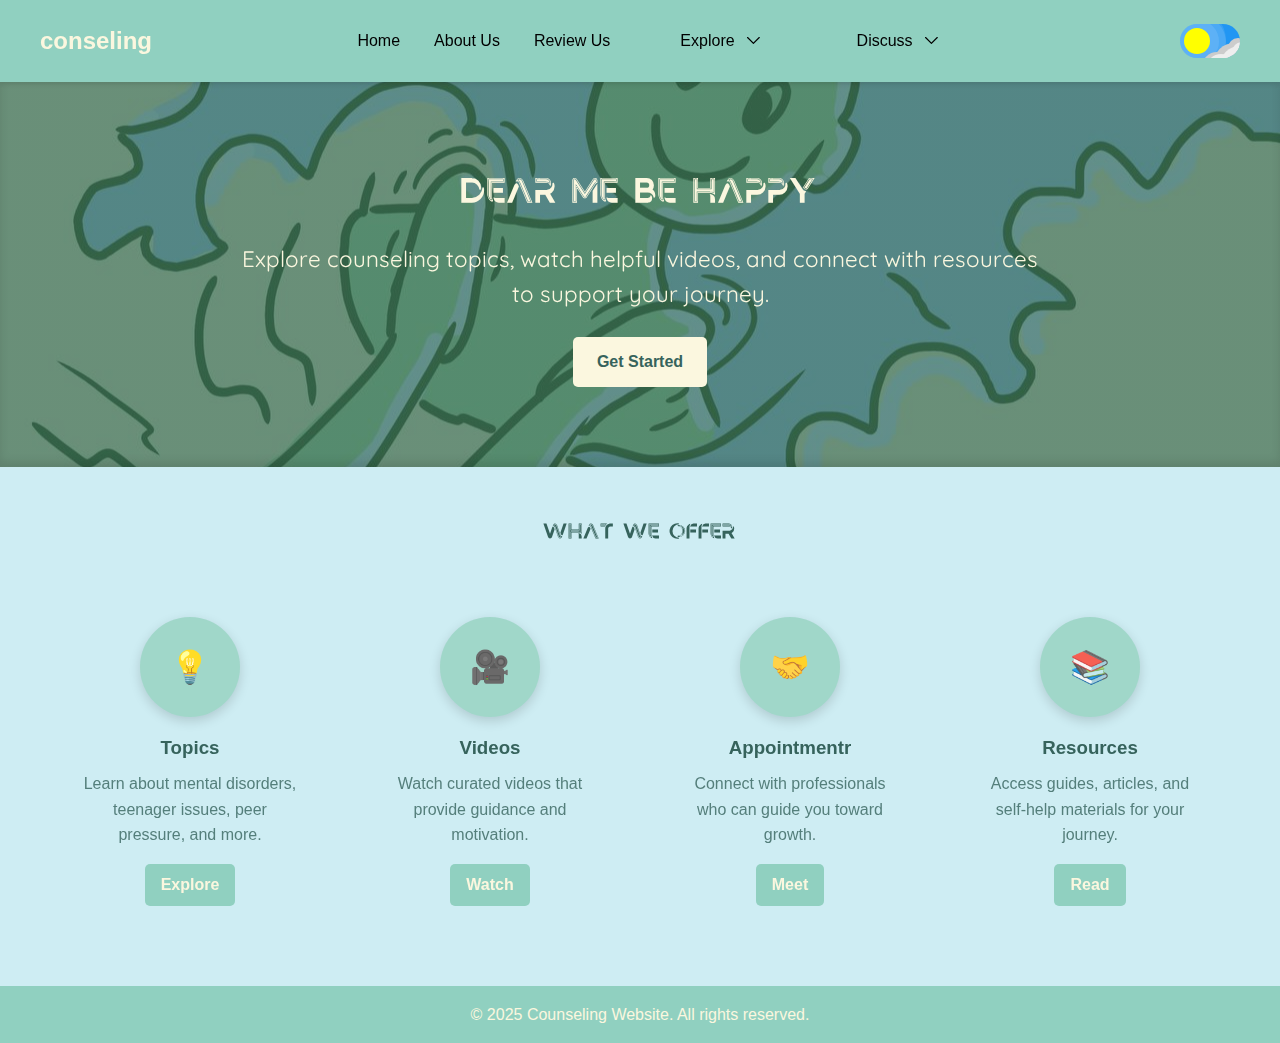
<file: index.html>
<!DOCTYPE html>
<html lang="en">

<head>
  <meta charset="UTF-8" />
  <meta name="viewport" content="width=device-width, initial-scale=1.0" />
  <title>Counseling Website</title>
  <link rel="stylesheet" href="/css/style.css">
  <link href="https://fonts.googleapis.com/css2?family=Patrick+Hand&display=swap" rel="stylesheet">
  <link href="https://fonts.googleapis.com/css2?family=Quicksand:wght@400;700&display=swap" rel="stylesheet">
  <link rel="stylesheet" href="css/dropdown.css">
  <link href="https://cdn.jsdelivr.net/npm/aos@2.3.4/dist/aos.css" rel="stylesheet">
</head>

<body>
  <header data-aos="fade-down">
    <div class="nav-container">
      <div class="logo">conseling</div>
      <nav class="desktop-nav">
        <ul>
          <li><a style="padding-right: 10px;" href="index.html">Home</a></li>
          <li><a style="padding-right: 10px;" href="about.html">About Us</a></li>
          <li><a style="padding-right: 10px;" href="rating.html">Review Us</a></li>
          <li>
            <div class="menu">
              <div class="item">
                <a href="#" class="link">
                  <span> Explore </span>
                  <svg viewBox="0 0 360 360" xml:space="preserve">
                    <g id="SVGRepo_iconCarrier">
                      <path id="XMLID_225_"
                        d="M325.607,79.393c-5.857-5.857-15.355-5.858-21.213,0.001l-139.39,139.393L25.607,79.393 c-5.857-5.857-15.355-5.858-21.213,0.001c-5.858,5.858-5.858,15.355,0,21.213l150.004,150c2.813,2.813,6.628,4.393,10.606,4.393 s7.794-1.581,10.606-4.394l149.996-150C331.465,94.749,331.465,85.251,325.607,79.393z">
                      </path>
                    </g>
                  </svg>
                </a>
                <div class="submenu">
                  <div class="submenu-item">
                    <a href="topics.html" class="submenu-link"> Topics </a>
                  </div>
                  <div class="submenu-item">
                    <a href="videos.html" class="submenu-link"> Videos </a>
                  </div>
                </div>
              </div>
            </div>
          </li>
          <li>
            <div class="menu">
              <div class="item">
                <a href="#" class="link">
                  <span> Discuss </span>
                  <svg viewBox="0 0 360 360" xml:space="preserve">
                    <g id="SVGRepo_iconCarrier">
                      <path id="XMLID_225_"
                        d="M325.607,79.393c-5.857-5.857-15.355-5.858-21.213,0.001l-139.39,139.393L25.607,79.393 c-5.857-5.857-15.355-5.858-21.213,0.001c-5.858,5.858-5.858,15.355,0,21.213l150.004,150c2.813,2.813,6.628,4.393,10.606,4.393 s7.794-1.581,10.606-4.394l149.996-150C331.465,94.749,331.465,85.251,325.607,79.393z">
                      </path>
                    </g>
                  </svg>
                </a>
                <div class="submenu">
                  <div class="submenu-item">
                    <a href="counselor.html" class="submenu-link"> Appointment</a>
                  </div>
                  <div class="submenu-item">
                    <a href="resources.html" class="submenu-link"> Resources </a>
                  </div>
                </div>
              </div>
            </div>
          </li>




        </ul>
        
      </nav>
      <label class="switch">
        <input id="kali" type="checkbox" checked="darkTheme" />
        <div class="slider round">
          <div class="sun-moon">
            <svg id="moon-dot-1" class="moon-dot" viewBox="0 0 100 100">
              <circle cx="50" cy="50" r="50"></circle>
            </svg>
            <svg id="moon-dot-2" class="moon-dot" viewBox="0 0 100 100">
              <circle cx="50" cy="50" r="50"></circle>
            </svg>
            <svg id="moon-dot-3" class="moon-dot" viewBox="0 0 100 100">
              <circle cx="50" cy="50" r="50"></circle>
            </svg>
            <svg id="light-ray-1" class="light-ray" viewBox="0 0 100 100">
              <circle cx="50" cy="50" r="50"></circle>
            </svg>
            <svg id="light-ray-2" class="light-ray" viewBox="0 0 100 100">
              <circle cx="50" cy="50" r="50"></circle>
            </svg>
            <svg id="light-ray-3" class="light-ray" viewBox="0 0 100 100">
              <circle cx="50" cy="50" r="50"></circle>
            </svg>

            <svg id="cloud-1" class="cloud-dark" viewBox="0 0 100 100">
              <circle cx="50" cy="50" r="50"></circle>
            </svg>
            <svg id="cloud-2" class="cloud-dark" viewBox="0 0 100 100">
              <circle cx="50" cy="50" r="50"></circle>
            </svg>
            <svg id="cloud-3" class="cloud-dark" viewBox="0 0 100 100">
              <circle cx="50" cy="50" r="50"></circle>
            </svg>
            <svg id="cloud-4" class="cloud-light" viewBox="0 0 100 100">
              <circle cx="50" cy="50" r="50"></circle>
            </svg>
            <svg id="cloud-5" class="cloud-light" viewBox="0 0 100 100">
              <circle cx="50" cy="50" r="50"></circle>
            </svg>
            <svg id="cloud-6" class="cloud-light" viewBox="0 0 100 100">
              <circle cx="50" cy="50" r="50"></circle>
            </svg>
          </div>
          <div class="stars">
            <svg id="star-1" class="star" viewBox="0 0 20 20">
              <path
                d="M 0 10 C 10 10,10 10 ,0 10 C 10 10 , 10 10 , 10 20 C 10 10 , 10 10 , 20 10 C 10 10 , 10 10 , 10 0 C 10 10,10 10 ,0 10 Z">
              </path>
            </svg>
            <svg id="star-2" class="star" viewBox="0 0 20 20">
              <path
                d="M 0 10 C 10 10,10 10 ,0 10 C 10 10 , 10 10 , 10 20 C 10 10 , 10 10 , 20 10 C 10 10 , 10 10 , 10 0 C 10 10,10 10 ,0 10 Z">
              </path>
            </svg>
            <svg id="star-3" class="star" viewBox="0 0 20 20">
              <path
                d="M 0 10 C 10 10,10 10 ,0 10 C 10 10 , 10 10 , 10 20 C 10 10 , 10 10 , 20 10 C 10 10 , 10 10 , 10 0 C 10 10,10 10 ,0 10 Z">
              </path>
            </svg>
            <svg id="star-4" class="star" viewBox="0 0 20 20">
              <path
                d="M 0 10 C 10 10,10 10 ,0 10 C 10 10 , 10 10 , 10 20 C 10 10 , 10 10 , 20 10 C 10 10 , 10 10 , 10 0 C 10 10,10 10 ,0 10 Z">
              </path>
            </svg>
          </div>
        </div>
      </label>
      
      <div class="hamburger" id="hamburger">
        <span class="bar top-bar"></span>
        <span class="bar middle-bar"></span>
        <span class="bar bottom-bar"></span>
      </div>
    </div>
  </header>

  <div class="mobile-menu" id="mobile-menu">
    <nav>
      <ul>
        <li><a href="index.html">Home</a></li>
        <li><a href="about.html">About Us</a></li>
        <li><a href="rating.html">Review Us</a></li>
        <li><a href="topics.html">Topics</a></li>
        <li><a href="videos.html">Videos</a></li>
        <li><a href="counselor.html">Appointment</a></li>
        <li><a href="resources.html">Resources</a></li>
      </ul>
    </nav>
  </div>

  <section class="hero">
    <div class="hero-content">
      <h1 id="hero-h1" data-aos="fade-up">Dear Me Be Happy</h1>
      <p data-aos="fade-up" data-aos-delay="200">
        Explore counseling topics, watch helpful videos, and connect with resources to support your journey.
      </p>
      <a href="topics.html" class="btn" data-aos="zoom-in" data-aos-delay="400">Get Started</a>
    </div>
  </section>

  <section class="features">
    <h2 data-aos="fade-up" style=" font-family: 'Clourso', sans-serif;">What We Offer</h2>
    <div class="feature-grid">

      <div class="feature-circle" data-aos="fade-up">
        <div class="circle-icon">💡</div>
        <h3>Topics</h3>
        <p>Learn about mental disorders, teenager issues, peer pressure, and more.</p>
        <a href="topics.html" class="btn-small">Explore</a>
      </div>

      <div class="feature-circle" data-aos="fade-up" data-aos-delay="200">
        <div class="circle-icon">🎥</div>
        <h3>Videos</h3>
        <p>Watch curated videos that provide guidance and motivation.</p>
        <a href="videos.html" class="btn-small">Watch</a>
      </div>

      <div class="feature-circle" data-aos="fade-up" data-aos-delay="400">
        <div class="circle-icon">🤝</div>
        <h3>Appointmentr</h3>
        <p>Connect with professionals who can guide you toward growth.</p>
        <a href="counselor.html" class="btn-small">Meet</a>
      </div>

      <div class="feature-circle" data-aos="fade-up" data-aos-delay="600">
        <div class="circle-icon">📚</div>
        <h3>Resources</h3>
        <p>Access guides, articles, and self-help materials for your journey.</p>
        <a href="resources.html" class="btn-small">Read</a>
      </div>

    </div>
  </section>

  <footer>
    <p>© 2025 Counseling Website. All rights reserved.</p>
  </footer>

  <script>
    const hamburger = document.getElementById('hamburger');
    const mobileMenu = document.getElementById('mobile-menu');

    hamburger.addEventListener('click', () => {
      hamburger.classList.toggle('is-active');
      mobileMenu.classList.toggle('is-active');
    });

    const buttons = document.querySelectorAll('.btn, .btn-small');
    buttons.forEach(button => {
      button.addEventListener('click', (event) => {
        event.preventDefault();
        const buttonSound = new Audio('/asset/sound/click.mp3');
        buttonSound.play();
        setTimeout(() => {
          window.location.href = button.href;
        }, 300);
      });
    });



  </script>

  <script src="js/script.js"></script>

  <script src="https://cdn.jsdelivr.net/npm/aos@2.3.4/dist/aos.js"></script>

  <script>
    AOS.init({
      duration: 1000,
      once: true,
    });
  </script>
</body>

</html>
</file>
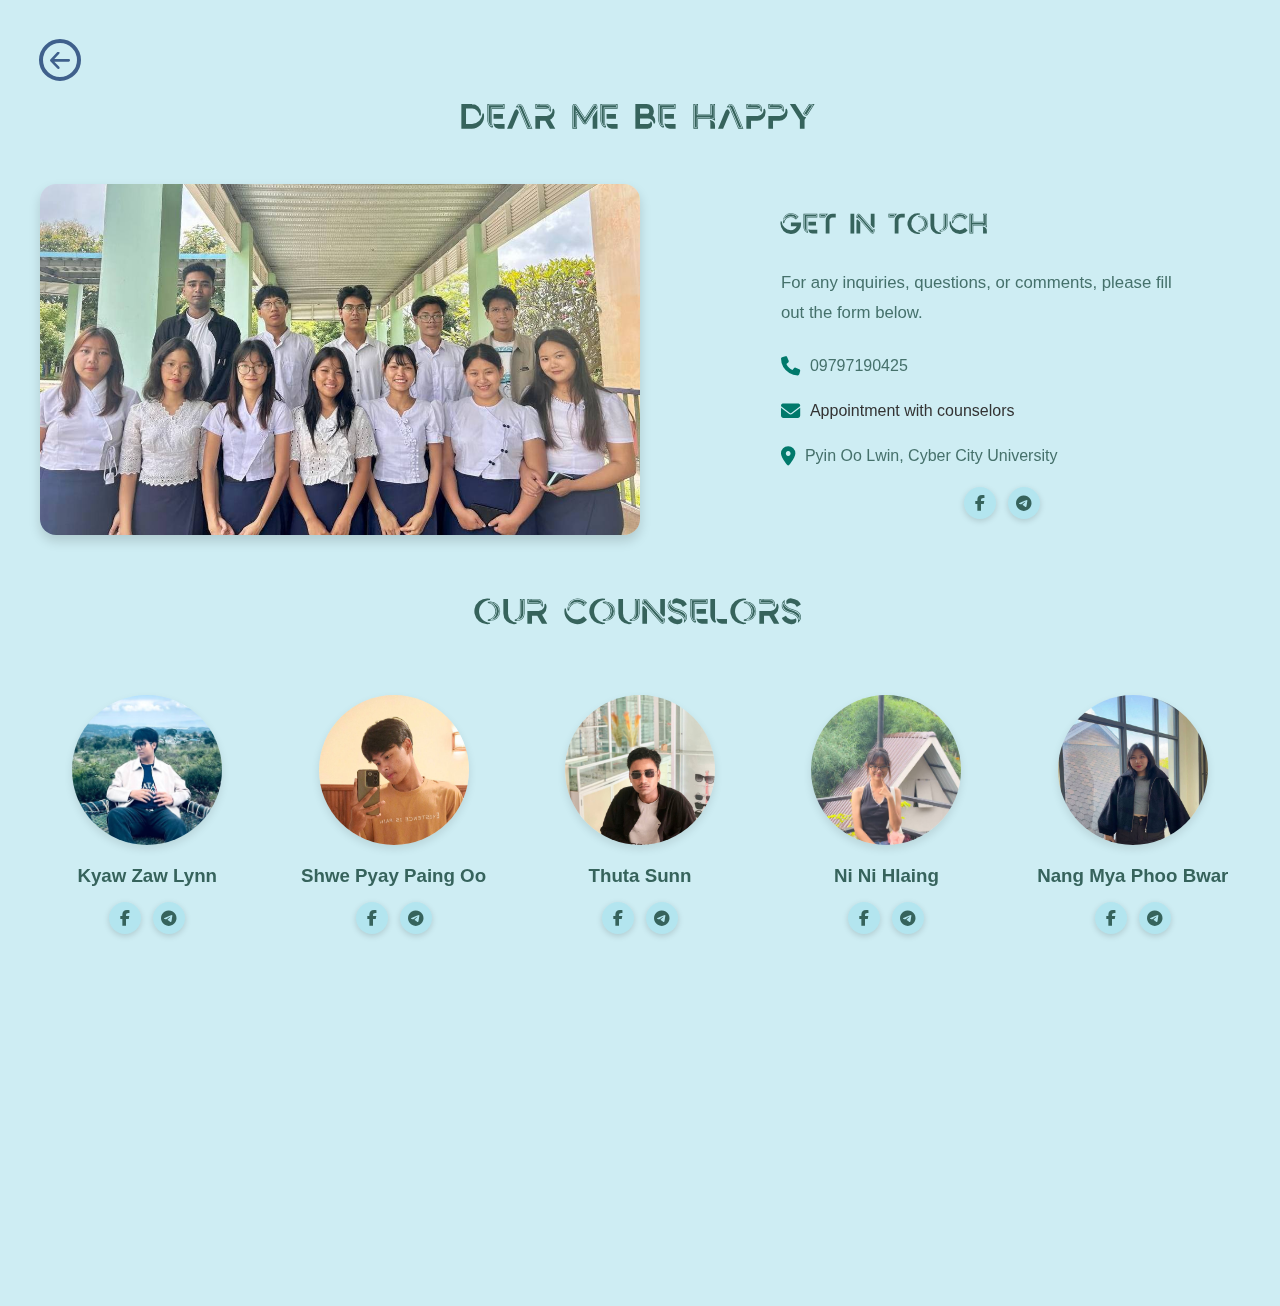
<file: About.html>
<!DOCTYPE html>
<html lang="en">

<head>
  <meta charset="UTF-8">
  <meta name="viewport" content="width=device-width, initial-scale=1.0">
  <title>About Us</title>
  <link href="https://cdn.jsdelivr.net/npm/aos@2.3.4/dist/aos.css" rel="stylesheet">
  <link rel="stylesheet" href="https://cdnjs.cloudflare.com/ajax/libs/font-awesome/6.5.0/css/all.min.css" />
  <link rel="stylesheet" href="/css/about.css">
  <link rel="stylesheet" href="/css/each-topic.css">
  <link rel="stylesheet" href="/css/style.css">
  <style>
    .contact-info {
      margin-top: 1.5rem;
      text-align: left;
      line-height: 1.8;
      color: #333;
    }

    .contact-info p {
      font-size: 1rem;
      display: flex;
      align-items: center;
      gap: 10px;
      margin-bottom: 1rem;
    }

    .contact-info p i {
      color: #00796b;

      font-size: 1.2rem;
    }

    .contact-info p a {
      color: #333;
      text-decoration: none;
      transition: color 0.3s ease;
    }

    .contact-info p a:hover {
      color: #004d40;
    }


    body.dark-mode .contact-info p,
    body.dark-mode .contact-info p a {
      color: #ddd;
    }

    body.dark-mode .contact-info p a:hover {
      color: #aaa;
    }

    .social-icons {

      margin-top: 0.7rem;

      display: flex;

      justify-content: center;

      gap: 12px;

    }



    .social-icons a {

      color: hsl(170, 30%, 30%);

      background: hsl(190, 65%, 82%);

      width: 32px;

      height: 32px;

      display: flex;

      align-items: center;

      justify-content: center;

      border-radius: 50%;

      font-size: 1rem;

      transition: all 0.3s ease;

      box-shadow: 0 2px 6px rgba(0, 0, 0, 0.15);

      text-decoration: none;

    }



    .social-icons a:hover {

      background: hsl(170, 40%, 45%);

      color: white;

      transform: translateY(-3px);

    }
  </style>
</head>

<body>
  <a href="index.html">

    <button class="button">
      <div class="button-box">
        <span class="button-elem">
          <svg viewBox="0 0 46 40" xmlns="http://www.w3.org/2000/svg">
            <path
              d="M46 20.038c0-.7-.3-1.5-.8-2.1l-16-17c-1.1-1-3.2-1.4-4.4-.3-1.2 1.1-1.2 3.3 0 4.4l11.3 11.9H3c-1.7 0-3 1.3-3 3s1.3 3 3 3h33.1l-11.3 11.9c-1 1-1.2 3.3 0 4.4 1.2 1.1 3.3.8 4.4-.3l16-17c.5-.5.8-1.1.8-1.9z">
            </path>
          </svg>
        </span>
        <span class="button-elem">
          <svg viewBox="0 0 46 40">
            <path
              d="M46 20.038c0-.7-.3-1.5-.8-2.1l-16-17c-1.1-1-3.2-1.4-4.4-.3-1.2 1.1-1.2 3.3 0 4.4l11.3 11.9H3c-1.7 0-3 1.3-3 3s1.3 3 3 3h33.1l-11.3 11.9c-1 1-1.2 3.3 0 4.4 1.2 1.1 3.3.8 4.4-.3l16-17c.5-.5.8-1.1.8-1.9z">
            </path>
          </svg>
        </span>
      </div>
    </button>
  </a>

  <div class="team-container">
    <h2 style=" font-family: 'Clourso', sans-serif;" data-aos="fade-down">Dear Me Be Happy</h2>

    <div class="about-header">
      <div class="group-photo" data-aos="zoom-in">
        <img src="asset/img/gp-photo.jpg" alt="Our Team Group Photo">
      </div>
      <div class="intro-text" data-aos="fade-left">
        <h3 style=" font-family: 'Clourso', sans-serif;">Get in Touch</h3>
        <p>For any inquiries, questions, or comments, please fill out the form below.</p>
        <div class="contact-info" data-aos="fade-up" data-aos-delay="100">
          <p><i class="fas fa-phone"></i>09797190425</p>
          <p><i class="fas fa-envelope"></i> <a href="counselor.html">Appointment with counselors</a></p>
          <p><i class="fas fa-map-marker-alt"></i> Pyin Oo Lwin, Cyber City University</p>
        </div>
        <div class="social-icons" data-aos="fade-up" data-aos-delay="200">
          <a href="https://facebook.com" target="_blank"><i class="fab fa-facebook-f"></i></a>
          <a href="https://t.me/+GZdPWqwBQ5FjNDI1" target="_blank"><i class="fab fa-telegram"></i></a>
        </div>
      </div>
    </div>

    <div class="consultor">
      <h2 style=" font-family: 'Clourso', sans-serif;" data-aos="fade-up">Our Counselors</h2>
    </div>

    <div class="team-grid">
   
      <div class="team-member" data-aos="fade-up" data-aos-delay="0">
        <div class="photo-container"><img src="/asset/img/team-leader.jpg" alt="Kyaw Zaw Lynn"></div>
        <h3>Kyaw Zaw Lynn</h3>
        <div class="social-icons">
          <a href="https://www.facebook.com/share/1C5GtT8yez/?mibextid=wwXIfr" target="_blank"><i
              class="fab fa-facebook-f"></i></a>
          <a href="https://t.me/Joyydgafcrit" target="_blank"><i class="fab fa-telegram"></i></a>
        </div>
      </div>

      <div class="team-member" data-aos="fade-up" data-aos-delay="100">
        <div class="photo-container"><img src="/asset/img/team-member-1.jpg" alt="Shwe Pyay Paing Oo"></div>
        <h3>Shwe Pyay Paing Oo</h3>
        <div class="social-icons">
          <a href="https://www.facebook.com/share/19zF9L8DHt/" target="_blank"><i class="fab fa-facebook-f"></i></a>
          <a href="https://t.me/bumblebee275" target="_blank"><i class="fab fa-telegram"></i></a>
        </div>
      </div>

      <div class="team-member" data-aos="fade-up" data-aos-delay="200">
        <div class="photo-container"><img src="/asset/img/team-member-2.jpg" alt="Thuta Sunn"></div>
        <h3>Thuta Sunn</h3>
        <div class="social-icons">
          <a href="https://www.facebook.com/thuta.sunn.2025?mibextid=ZbWKwL" target="_blank"><i
              class="fab fa-facebook-f"></i></a>
          <a href="https://t.me/thutasunn123" target="_blank"><i class="fab fa-telegram"></i></a>
        </div>
      </div>

      <div class="team-member" data-aos="fade-up" data-aos-delay="300">
        <div class="photo-container"><img src="/asset/img/team-member-3.jpg" alt="Ni Ni Hlaing"></div>
        <h3>Ni Ni Hlaing</h3>
        <div class="social-icons">
          <a href="https://www.facebook.com/share/1Cp5NWknSj/?mibextid=wwXIfr" target="_blank"><i
              class="fab fa-facebook-f"></i></a>
          <a href="https://t.me/Nenoera" target="_blank"><i class="fab fa-telegram"></i></a>
        </div>
      </div>

      <div class="team-member" data-aos="fade-up" data-aos-delay="400">
        <div class="photo-container"><img src="/asset/img/teeam-member-4.jpg" alt="Nang Mya Phoo Bwar"></div>
        <h3>Nang Mya Phoo Bwar</h3>
        <div class="social-icons">
          <a href="https://www.facebook.com/nang.mya.phoo.bwar?mibextid=wwXIfr" target="_blank"><i
              class="fab fa-facebook-f"></i></a>
          <a href="https://t.me/nangmyaphoobwar" target="_blank"><i class="fab fa-telegram"></i></a>
        </div>
      </div>

      <div class="team-member" data-aos="fade-up" data-aos-delay="500">
        <div class="photo-container"><img src="/asset/img/team-member-5.jpg" alt="Pyae Hmue Ko"></div>
        <h3>Pyae Hmue Ko</h3>
        <div class="social-icons">
          <a href="https://www.facebook.com/share/14Jr8tHgX2u/?mibextid=wwXIfr" target="_blank"><i
              class="fab fa-facebook-f"></i></a>
          <a href="https://t.me/ur_chuchu" target="_blank"><i class="fab fa-telegram"></i></a>
        </div>
      </div>

      <div class="team-member" data-aos="fade-up" data-aos-delay="600">
        <div class="photo-container"><img src="/asset/img/team-member-6.jpg" alt="Kyawt Kay Khaing Tun"></div>
        <h3>Kyawt Kay Khaing Tun</h3>
        <div class="social-icons">
          <a href="https://www.facebook.com/share/1GiS5TXVzg/" target="_blank"><i class="fab fa-facebook-f"></i></a>
          <a href="https://t.me/kyawt07462" target="_blank"><i class="fab fa-telegram"></i></a>
        </div>
      </div>

      <div class="team-member" data-aos="fade-up" data-aos-delay="700">
        <div class="photo-container"><img src="/asset/img/team-member-7.jpg" alt="Ei Phyu Theint"></div>
        <h3>Ei Phyu Theint</h3>
        <div class="social-icons">
          <a href="https://www.facebook.com/pookie942025?mibextid=ZbWKwL" target="_blank"><i
              class="fab fa-facebook-f"></i></a>
          <a href="https://t.me/mtaept0804" target="_blank"><i class="fab fa-telegram"></i></a>
        </div>
      </div>

      <div class="team-member" data-aos="fade-up" data-aos-delay="800">
        <div class="photo-container"><img src="/asset/img/team-member-8.jpg" alt="Phoo Thet Naing"></div>
        <h3>Phoo Thet Naing</h3>
        <div class="social-icons">
          <a href="https://www.facebook.com/share/1SEGqWFyrK/" target="_blank"><i class="fab fa-facebook-f"></i></a>
          <a href="https://t.me/Daytoy25" target="_blank"><i class="fab fa-telegram"></i></a>
        </div>
      </div>

      <div class="team-member" data-aos="fade-up" data-aos-delay="900">
        <div class="photo-container"><img src="/asset/img/team-member-9.jpg" alt="Htan Awi"></div>
        <h3>Htan Awi</h3>
        <div class="social-icons">
          <a href="https://www.facebook.com/share/19pZ6arD94/" target="_blank"><i class="fab fa-facebook-f"></i></a>
          <a href="https://t.me/awiawi21" target="_blank"><i class="fab fa-telegram"></i></a>
        </div>
      </div>
    </div>
  </div>
  <script src="https://cdn.jsdelivr.net/npm/aos@2.3.4/dist/aos.js"></script>
  <script src="js/script.js"></script>
  <script>
    AOS.init({
      duration: 1000,
      once: true,
      easing: 'ease-in-out'
    });
  </script>
</body>

</html>
</file>
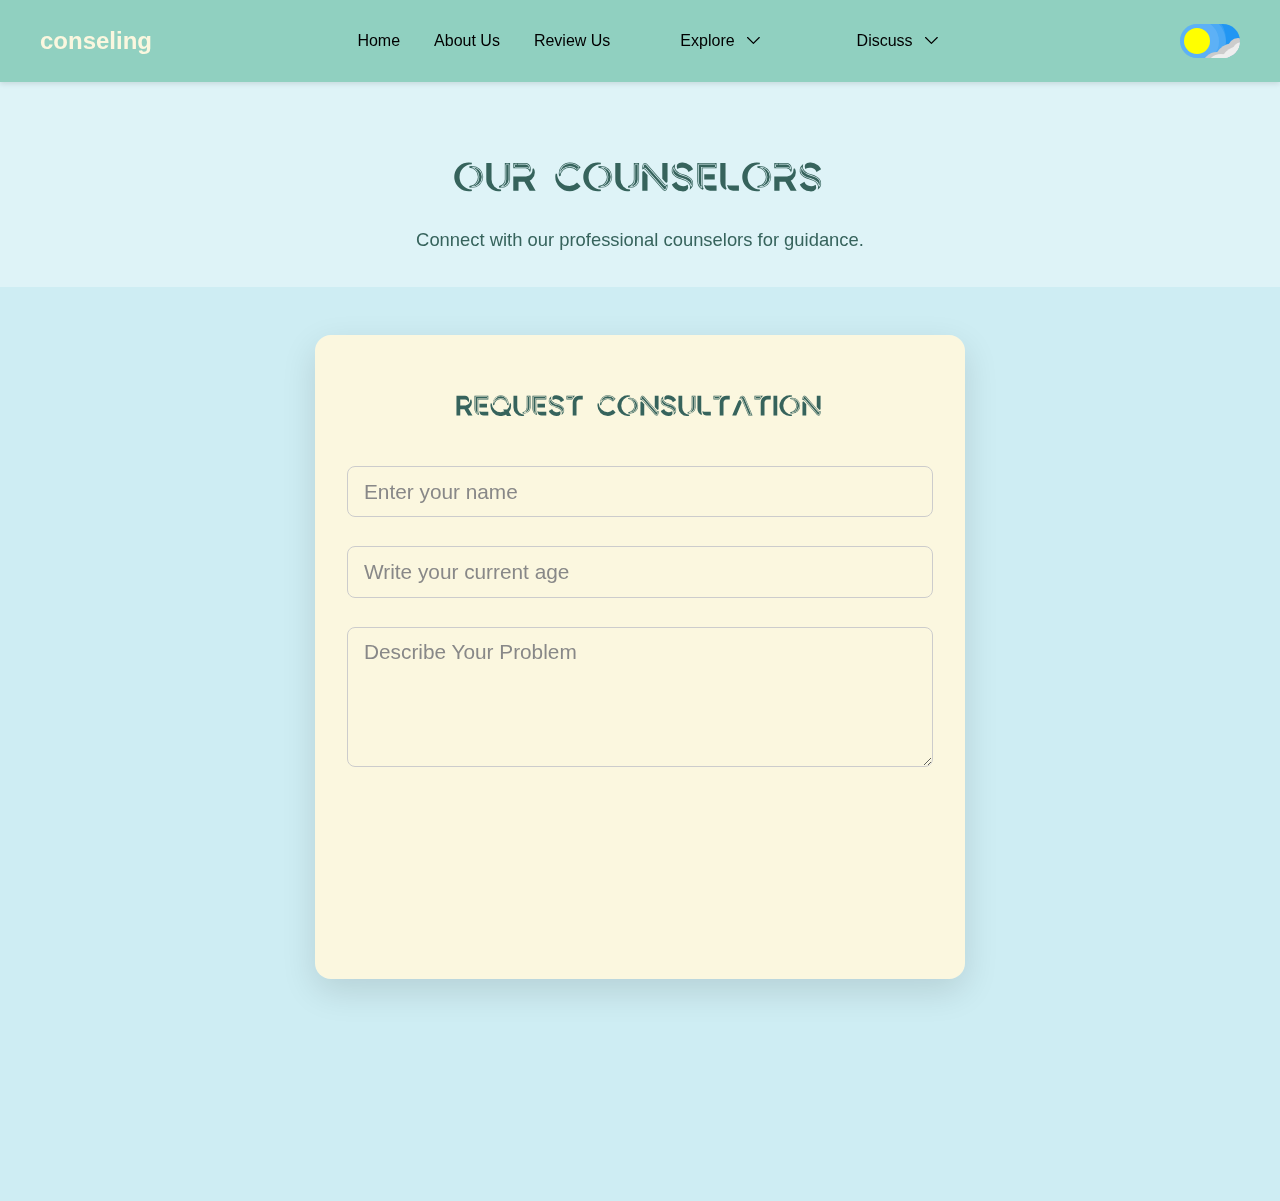
<file: counselor.html>
<!DOCTYPE html>
<html lang="en">
<head>
  <meta charset="UTF-8">
  <meta name="viewport" content="width=device-width, initial-scale=1.0">
  <title>Counselors - Counseling</title>
  <link rel="stylesheet" href="css/style.css">

  <link rel="stylesheet" href="css/dropdown.css">
    <link rel="stylesheet" href="css/counselor.css">
  <link href="https://cdn.jsdelivr.net/npm/aos@2.3.4/dist/aos.css" rel="stylesheet">

  <style>

body.dark-mode {
  background: #121212;
  color: #f5f5f5;
}


body.dark-mode header {
  background: #1E1E1E;
}

body.dark-mode .desktop-nav a,
body.dark-mode .mobile-menu a {
  color: #f5f5f5;
}

body.dark-mode .form-group input,
body.dark-mode .form-group textarea {
  background-color: #1e1e1e; 
  color: #f0f0f0; 
  border: 1px solid #333;
  border-radius: 6px; 
  padding: 0.6rem 0.8rem;
  font-size: 1rem;
  font-family: inherit;
  transition: all 0.3s ease;
}


body.dark-mode .form-group input:focus,
body.dark-mode .form-group textarea:focus {
  border-color: #2c7a7b; 
  outline: none;
  background-color: #252525;
}

body.dark-mode .desktop-nav a:hover,
body.dark-mode .mobile-menu a:hover {
  color: #4CAF50;
}


body.dark-mode .page-header {
  background: #1E1E1E;
  color: #f5f5f5;
  border-bottom: 1px solid #333;
}


body.dark-mode .consult-form-section {
  background: #1E1E1E;
  color: #f5f5f5;
  border-radius: 10px;
  padding: 2rem;
  box-shadow: 0 6px 12px rgba(0, 0, 0, 0.6);
}

body.dark-mode .consult-form input,
body.dark-mode .consult-form textarea {
  background: #2C2C2C;
  border: 1px solid #444;
  color: #f5f5f5;
}


body.dark-mode .consult-form input::placeholder,
body.dark-mode .consult-form textarea::placeholder {
  color: #999;
}


body.dark-mode .consult-form label {
  color: #ccc;
}

.form-group input,
.form-group textarea {
  font-size: 1.3rem; 
  font-family: inherit;
  padding: 0.8rem 1rem; 
  border: 1px solid #ccc;
  border-radius: 8px;
  width: 100%;
  box-sizing: border-box;
  transition: border-color 0.3s ease, background-color 0.3s ease;
}


.form-group input::placeholder,
.form-group textarea::placeholder {
  font-size: 1.3rem; 
  color: #888;
  opacity: 1;
}


.form-group textarea {
  min-height: 140px; 
  resize: vertical; 
}



body.dark-mode .consult-form button {
  background: #2E7D32;
  color: #fff;
}

body.dark-mode .consult-form button:hover {
  background: #388E3C;
}


body.dark-mode .dialog-box {
  background: #1E1E1E;
  color: #f5f5f5;
}

body.dark-mode .dialog-box button {
  background: #2E7D32;
  color: #fff;
}

body.dark-mode .dialog-box button:hover {
  background: #388E3C;
}


body.dark-mode footer {
  background: #1E1E1E;
  color: #f5f5f5;
  border-top: 1px solid #333;
}

    
    .dialog-overlay {
      position: fixed;
      top: 0;
      left: 0;
      width: 100%;
      height: 100%;
      background: rgba(0, 0, 0, 0.5);
      display: none;
      justify-content: center;
      align-items: center;
      z-index: 1000;
    }

    .dialog-box {
      background: #fff;
      padding: 1.5rem 2rem;
      border-radius: 10px;
      text-align: center;
      max-width: 400px;
      width: 90%;
      box-shadow: 0 8px 15px rgba(0, 0, 0, 0.2);
      animation: fadeIn 0.3s ease-in-out;
    }
 textarea{
  font-family: inherit;
 
 }
    .dialog-box h3 {
      color: #2c7a7b;
      margin-bottom: 0.5rem;
    }

    .dialog-box p {
      color: #333;
      margin-bottom: 1rem;
    }

    .dialog-box button {
      padding: 0.5rem 1.2rem;
      background: #2c7a7b;
      color: white;
      border: none;
      border-radius: 5px;
      cursor: pointer;
      transition: background 0.2s ease-in-out;
    }

    .dialog-box button:hover {
      background: #285e61;
    }

    @keyframes fadeIn {
      from {
        opacity: 0;
        transform: scale(0.9);
      }
      to {
        opacity: 1;
        transform: scale(1);
      }
    }
  </style>
</head>
<body>
  <header data-aos="fade-down">
    <div class="nav-container">
      <div class="logo">conseling</div>
      <nav class="desktop-nav">
        <ul>
          <li><a style="padding-right: 10px;" href="index.html">Home</a></li>
          <li><a style="padding-right: 10px;" href="about.html">About Us</a></li>
          <li><a style="padding-right: 10px;" href="rating.html">Review Us</a></li>
          <li>
            <div class="menu">
              <div class="item">
                <a href="#" class="link">
                  <span> Explore </span>
                  <svg viewBox="0 0 360 360" xml:space="preserve">
                    <g id="SVGRepo_iconCarrier">
                      <path id="XMLID_225_"
                        d="M325.607,79.393c-5.857-5.857-15.355-5.858-21.213,0.001l-139.39,139.393L25.607,79.393 c-5.857-5.857-15.355-5.858-21.213,0.001c-5.858,5.858-5.858,15.355,0,21.213l150.004,150c2.813,2.813,6.628,4.393,10.606,4.393 s7.794-1.581,10.606-4.394l149.996-150C331.465,94.749,331.465,85.251,325.607,79.393z">
                      </path>
                    </g>
                  </svg>
                </a>
                <div class="submenu">
                  <div class="submenu-item">
                    <a href="topics.html" class="submenu-link"> Topics </a>
                  </div>
                  <div class="submenu-item">
                    <a href="videos.html" class="submenu-link"> Videos </a>
                  </div>
                </div>
              </div>
            </div>
          </li>
          <li>
            <div class="menu">
              <div class="item">
                <a href="#" class="link">
                  <span> Discuss </span>
                  <svg viewBox="0 0 360 360" xml:space="preserve">
                    <g id="SVGRepo_iconCarrier">
                      <path id="XMLID_225_"
                        d="M325.607,79.393c-5.857-5.857-15.355-5.858-21.213,0.001l-139.39,139.393L25.607,79.393 c-5.857-5.857-15.355-5.858-21.213,0.001c-5.858,5.858-5.858,15.355,0,21.213l150.004,150c2.813,2.813,6.628,4.393,10.606,4.393 s7.794-1.581,10.606-4.394l149.996-150C331.465,94.749,331.465,85.251,325.607,79.393z">
                      </path>
                    </g>
                  </svg>
                </a>
                <div class="submenu">
                  <div class="submenu-item">
                    <a href="counselor.html" class="submenu-link"> Appointment </a>
                  </div>
                  <div class="submenu-item">
                    <a href="resources.html" class="submenu-link"> Resources </a>
                  </div>
                </div>
              </div>
            </div>
          </li>




        </ul>
        
      </nav>
      <label class="switch">
        <input id="kali" type="checkbox" checked="darkTheme" />
        <div class="slider round">
          <div class="sun-moon">
            <svg id="moon-dot-1" class="moon-dot" viewBox="0 0 100 100">
              <circle cx="50" cy="50" r="50"></circle>
            </svg>
            <svg id="moon-dot-2" class="moon-dot" viewBox="0 0 100 100">
              <circle cx="50" cy="50" r="50"></circle>
            </svg>
            <svg id="moon-dot-3" class="moon-dot" viewBox="0 0 100 100">
              <circle cx="50" cy="50" r="50"></circle>
            </svg>
            <svg id="light-ray-1" class="light-ray" viewBox="0 0 100 100">
              <circle cx="50" cy="50" r="50"></circle>
            </svg>
            <svg id="light-ray-2" class="light-ray" viewBox="0 0 100 100">
              <circle cx="50" cy="50" r="50"></circle>
            </svg>
            <svg id="light-ray-3" class="light-ray" viewBox="0 0 100 100">
              <circle cx="50" cy="50" r="50"></circle>
            </svg>

            <svg id="cloud-1" class="cloud-dark" viewBox="0 0 100 100">
              <circle cx="50" cy="50" r="50"></circle>
            </svg>
            <svg id="cloud-2" class="cloud-dark" viewBox="0 0 100 100">
              <circle cx="50" cy="50" r="50"></circle>
            </svg>
            <svg id="cloud-3" class="cloud-dark" viewBox="0 0 100 100">
              <circle cx="50" cy="50" r="50"></circle>
            </svg>
            <svg id="cloud-4" class="cloud-light" viewBox="0 0 100 100">
              <circle cx="50" cy="50" r="50"></circle>
            </svg>
            <svg id="cloud-5" class="cloud-light" viewBox="0 0 100 100">
              <circle cx="50" cy="50" r="50"></circle>
            </svg>
            <svg id="cloud-6" class="cloud-light" viewBox="0 0 100 100">
              <circle cx="50" cy="50" r="50"></circle>
            </svg>
          </div>
          <div class="stars">
            <svg id="star-1" class="star" viewBox="0 0 20 20">
              <path
                d="M 0 10 C 10 10,10 10 ,0 10 C 10 10 , 10 10 , 10 20 C 10 10 , 10 10 , 20 10 C 10 10 , 10 10 , 10 0 C 10 10,10 10 ,0 10 Z">
              </path>
            </svg>
            <svg id="star-2" class="star" viewBox="0 0 20 20">
              <path
                d="M 0 10 C 10 10,10 10 ,0 10 C 10 10 , 10 10 , 10 20 C 10 10 , 10 10 , 20 10 C 10 10 , 10 10 , 10 0 C 10 10,10 10 ,0 10 Z">
              </path>
            </svg>
            <svg id="star-3" class="star" viewBox="0 0 20 20">
              <path
                d="M 0 10 C 10 10,10 10 ,0 10 C 10 10 , 10 10 , 10 20 C 10 10 , 10 10 , 20 10 C 10 10 , 10 10 , 10 0 C 10 10,10 10 ,0 10 Z">
              </path>
            </svg>
            <svg id="star-4" class="star" viewBox="0 0 20 20">
              <path
                d="M 0 10 C 10 10,10 10 ,0 10 C 10 10 , 10 10 , 10 20 C 10 10 , 10 10 , 20 10 C 10 10 , 10 10 , 10 0 C 10 10,10 10 ,0 10 Z">
              </path>
            </svg>
          </div>
        </div>
      </label>
      
      <div class="hamburger" id="hamburger">
        <span class="bar top-bar"></span>
        <span class="bar middle-bar"></span>
        <span class="bar bottom-bar"></span>
      </div>
    </div>
  </header>

  <div class="mobile-menu" id="mobile-menu">
    <nav>
      <ul>
        <li><a href="index.html">Home</a></li>
        <li><a href="about.html">About Us</a></li>
        <li><a href="rating.html">Review Us</a></li>
        <li><a href="topics.html">Topics</a></li>
        <li><a href="videos.html">Videos</a></li>
        <li><a href="counselor.html">Appointment</a></li>
        <li><a href="resources.html">Resources</a></li>
      </ul>
    </nav>
  </div>

<section class="page-header">
  <h1 data-aos="fade-up" style=" font-family: 'Clourso', sans-serif;">Our Counselors</h1>
  <p data-aos="fade-up" data-aos-delay="200">Connect with our professional counselors for guidance.</p>
</section>

<section class="consult-form-section" data-aos="zoom-in">
  <h2 style=" font-family: 'Clourso', sans-serif;">Request Consultation</h2>

  <form id="consultForm" class="consult-form">
  
  <div class="form-group" data-aos="fade-right">
    <input style="display: flex; align-items: center;" type="text" placeholder="Enter your name " name="name" id="name" required>
    
  </div>


  <div class="form-group" data-aos="fade-left" data-aos-delay="200">
    <input style="display: flex; align-items: center;" type="number" placeholder="Write your current age" name="age" id="age" min="1" max="120" required>
   
  </div>

  
  <div class="form-group" data-aos="fade-right" data-aos-delay="400">
    <textarea placeholder="Describe Your Problem" name="problem" id="problem" rows="4" required></textarea>
    <label for="problem"></label>
  </div>

  
  <div class="form-group" data-aos="fade-left" data-aos-delay="600">
    <input type="date" name="appointment_date" id="appointment_date" required>
    <label for="appointment_date" style="background: transparent;">Preferred Appointment Date</label>
  </div>

  
  <button type="submit" data-aos="zoom-in" data-aos-delay="800">Book Appointment</button>
</form>

</section>


<div class="dialog-overlay" id="dialogOverlay">
  <div class="dialog-box">
    <h3>Success!</h3>
    <p>Your consultation request has been submitted successfully.</p>
    <button id="closeDialog">OK</button>
  </div>
</div>

<footer data-aos="fade-up">
  <p>© 2025 Counseling Website. All rights reserved.</p>
</footer>

<script>
  const hamburger = document.getElementById('hamburger');
  const mobileMenu = document.getElementById('mobile-menu');
  const consultForm = document.getElementById('consultForm');
  const dialogOverlay = document.getElementById('dialogOverlay');
  const closeDialog = document.getElementById('closeDialog');


  hamburger.addEventListener('click', () => {
    hamburger.classList.toggle('is-active');
    mobileMenu.classList.toggle('is-active');
  });

  
  consultForm.addEventListener('submit', (e) => {
    e.preventDefault(); 

    
    setTimeout(() => {
      dialogOverlay.style.display = 'flex'; 
      consultForm.reset(); 
    }, 500);
  });

 
  closeDialog.addEventListener('click', () => {
    dialogOverlay.style.display = 'none';
  });
</script>

<script src="https://cdn.jsdelivr.net/npm/aos@2.3.4/dist/aos.js"></script>
<script>
  AOS.init({
    duration: 1000,
    once: true,
  });
</script>
<script src="js/script.js"></script>
</body>
</html>
</file>
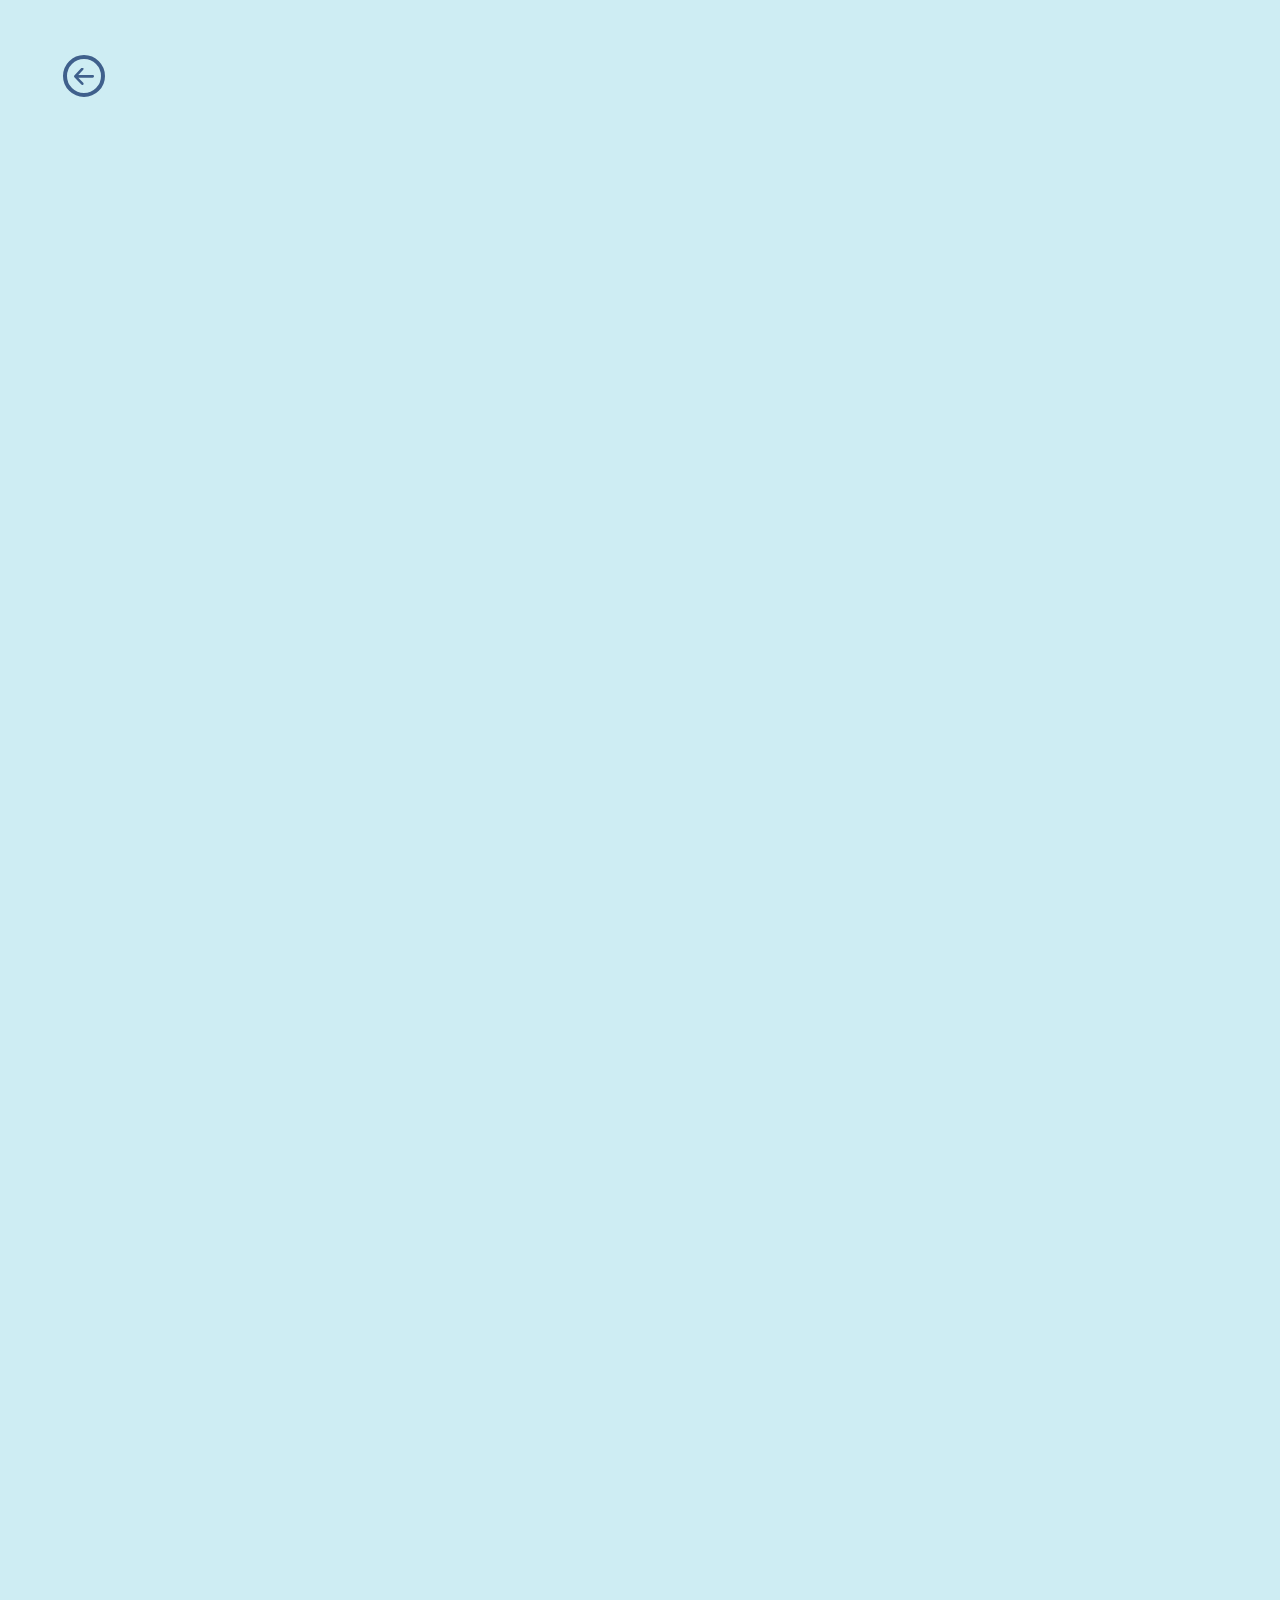
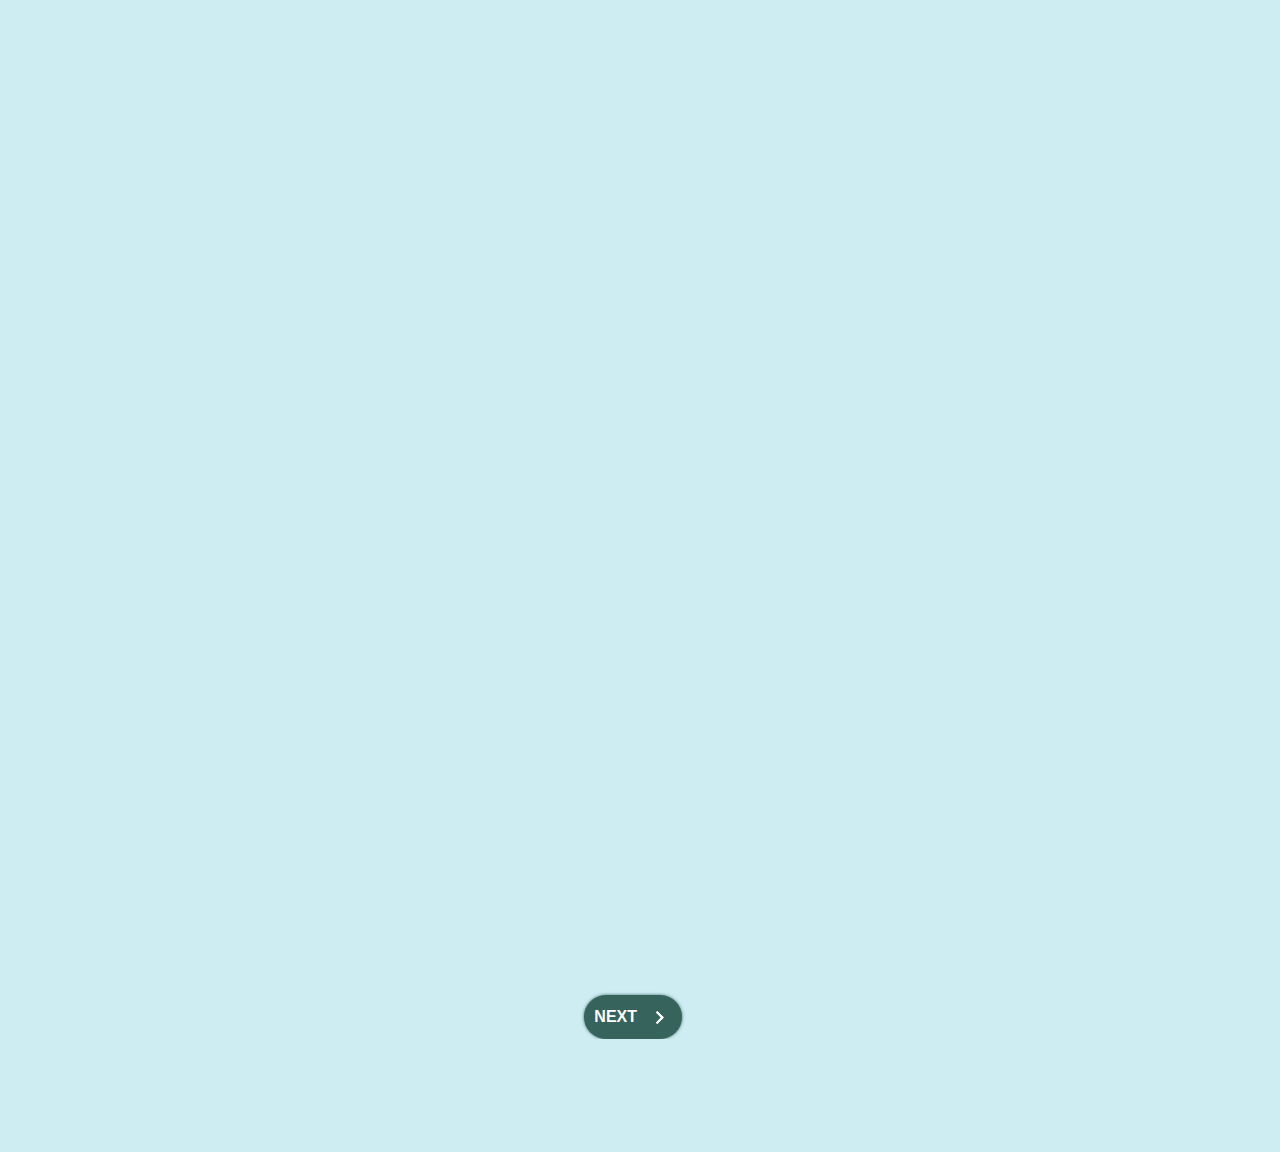
<file: mental-health.html>
<!DOCTYPE html>
<html lang="en">

<head>
  <meta charset="UTF-8" />
  <meta name="viewport" content="width=device-width, initial-scale=1.0" />
  <title>Mental Disorder</title>
  <link rel="stylesheet" href="/css/style.css">
  <link rel="stylesheet" href="/css/each-topic.css">
  <link href="https://fonts.googleapis.com/css2?family=DM+Serif+Display&family=Lato:wght@400;700&display=swap"
    rel="stylesheet">

</head>

<body>


  <section class="mental-container">

    <div class="text-content">

      <a href="topics.html">

        <button class="button">
          <div class="button-box">
            <span class="button-elem">
              <svg viewBox="0 0 46 40" xmlns="http://www.w3.org/2000/svg">
                <path
                  d="M46 20.038c0-.7-.3-1.5-.8-2.1l-16-17c-1.1-1-3.2-1.4-4.4-.3-1.2 1.1-1.2 3.3 0 4.4l11.3 11.9H3c-1.7 0-3 1.3-3 3s1.3 3 3 3h33.1l-11.3 11.9c-1 1-1.2 3.3 0 4.4 1.2 1.1 3.3.8 4.4-.3l16-17c.5-.5.8-1.1.8-1.9z">
                </path>
              </svg>
            </span>
            <span class="button-elem">
              <svg viewBox="0 0 46 40">
                <path
                  d="M46 20.038c0-.7-.3-1.5-.8-2.1l-16-17c-1.1-1-3.2-1.4-4.4-.3-1.2 1.1-1.2 3.3 0 4.4l11.3 11.9H3c-1.7 0-3 1.3-3 3s1.3 3 3 3h33.1l-11.3 11.9c-1 1-1.2 3.3 0 4.4 1.2 1.1 3.3.8 4.4-.3l16-17c.5-.5.8-1.1.8-1.9z">
                </path>
              </svg>
            </span>
          </div>
        </button>
      </a>

      <h1 style=" font-family: 'Clourso', sans-serif;">Mental Disorder</h1>
      <p>
        ပထမဦးစွာမိတ်ဆွေ....
        ကျွန်တော် နားထောင်ပေးနိုင်ပါတယ် 🤍
        သင်ကိုယ်တိုင် mental disorder ဆိုတဲ့အရာကြီးကြောင့် မလွယ်ကူတဲ့အချိန်ကာလတွေကြားထဲမှာ ရှိနေတာကို
        ကျွန်တော်ကောင်းကောင်းကြီးခံစားနားလည်ပေးနိုင်ပါတယ်။အခုလို ခံစားနေရတာဟာမိတ်ဆွေရဲ့ အားနည်းချက် မဟုတ်ဘဲ
        လူသားတစ်ယောက်မှာဖြစ်လေ့ဖြစ်ထရှိတဲ့သဘာဝရဲ့တစ်စိတ်တစ်ပိုင်းပါဘဲ။အဲ့ဒီအရာကို သင့်အတွက် counseling ပုံစံအတိုင်း
        ထိထိရောက်ရောက်အထောက်အကူဖြစ်စေမယ့် စကားတွေ ပြောပေးချင်ပါတယ်။ ကျွန်တော်တို့တွေရှေ့ဆက်ပြီး
        ပွင့်ပွင့်လင်းလင်းနဲ့အမှန်အတိုင်းပြောကြည့်ကြရအောင်။
      </p>
      <p>
        Mental disorder ဆိုတာက လူတစ်ယောက်ရဲ့ စိတ်ထဲ၊ အတွေးအခေါ်၊ အပြုအမူ နဲ့ ခံစားမှု တွေကို အားနည်းစေပြီး
        နေ့စဉ်ဘဝလုပ်ဆောင်မှုတွေမှာ အဆင်မပြေဖြစ်စေတဲ့ အခြေအနေတွေကို ဆိုလိုပါတယ်။
      </p>
      <p>
        အတိုချုပ်ပြောရရင် ဦးနှောက်အလုပ်လုပ်ပုံ၊ အတွေးအမြင်၊ အပြုအမူ၊ ခံစားချက် စတဲ့အရာတွေကို ထိခိုက်စေတဲ့ အခြေအနေတွေကို
        mental disorder လို့ ခေါ်ပါတယ်။
      </p>
      <p>
        အဲ့ဒီ mental disorder ဆိုတဲ့အရာကလူတစ်ယောက်မှာသာရှိလာပြီဆိုရင်နောက်ဆက်တွဲအနေနဲ့ပြသာနာတွေအများကြီးရှိလာနိုင်ပါတယ်။
        Depression လို့ခေါ်တဲ့ (စိတ်ကျရောဂါ) ဝင်လာနိုင်တာတွေ Anxiety Disorder လို့ခေါ်တဲ့ (စိုးရိမ် စိတ်ရောဂါ)
        Schizophrenia လို့ခေါ်တဲ့ (စိတ်အဖြာဖြာရောဂါ) တွေအပြင်အခြားအခြားသော
        စိတ်ပိုင်းဆိုင်ရာပြသာနာတွေအများကြီးဝင်လာနိုင်ပါတယ်။
      </p>
      <p>
        ဒါပေမဲ့မိတ်ဆွေသေချာပါတယ် မိတ်ဆွေမှာ ဒီလိုမျိုး mental disorder
        ဖြစ်စေတဲ့ကိစ္စတွေရှိလာပြီဒါမှမဟုတ်ရှိနေပြီဆိုရင်လည်းဒါကို လုံးဝစိတ်ညစ်နေစရာ စိတ်ဓာတ်ကျနေစရာမလိုပါဘူး
        မိတ်ဆွေအနေနဲ့သေချာပေါက်သိထားရမှာက မိတ်ဆွေနဲ့အလားတူ ဒီ mental disorder ဆိုတဲ့အရာကြီးကိုခံစားနေရတဲ့လူတွေဟာ
        ကမ္ဘာနဲ့တစ်ဝှမ်းမှာတကယ့်အများကြီးမှ အများကြီးကိုရှိနေတယ်ဆိုတာပါဘဲ။ဘယ်လိုအခက်အခဲတွေ ဖြစ်နေပါစေ၊
        သတိထားရင်ဆိုင်ပါမိတ်ဆွေ။ မိတ်ဆွေဘဝရဲ့ အကြမ်းတမ်းဆုံးနေ့တိုင်းကို မိတ်ဆွေရဲ့စွမ်းအားနဲ့ ဖြတ်ကျော်နိုင်ခဲ့ပြီးသား
        ဖြစ်ပါတယ်။ အဲဒါကြောင့် မိတ်ဆွေက မိတ်ဆွေကိုယ်ကို ထင်ထားတာထက် ပိုပြီး သန်မာတဲ့လူတစ်ယောက် ဖြစ်ပါတယ်။တိုးတက်မှုဆိုတာ
        အကြီးမားဆုံး အောင်မြင်မှုတွေကိုသာလိုအပ်နေတာမဟုတ်ပါဘူး။ နေ့ရက်တိုင်းမှာအနည်းငယ်မျှပင်ဖြစ်စေ
        တိုးတက်မှုအသေးအမွှားလေး(တရားထိုင်တာ၊လမ်းလျှောက် တာ)တို့ဟာလည်းအောင်မြင်မှုတွေပါဘဲ။
      </p>
      <p>
        မိတ်ဆွေသိထားရမယ့်အဓိကအချက်က “ဖြစ်ပြီးခဲ့တဲ့အတိတ်တွေ ရပြီးခဲ့တဲ့စိတ်ဒဏ်ရာတွေထဲမှာ ပိတ်မိမနေဘဲ လက်ရှိပစ္စုပ္ပန်မှာ
        အကောင်းမွန်ဆုံးနေထိုင်နိုင်ဖို့ပါဘဲ” ကျွန်တော်တို့ပြောတာမယုံဘူးဆိုရင်မိတ်ဆွေအနေနဲ့
        ကျွန်တော်ပြောသလိုစမ်းလုပ်ကြည့်ပါ ဥပမာ မိတ်ဆွေတစ်နှစ်အတွင်း အနည်းဆုံး တိုးတက်မှုတစ်ခုချင်းဆီကို
        နေ့တိုင်းဆက်လုပ်သွားမယ်ဆိုရင် ဘဝမှာ ဘယ်လောက် တိုးတက်ပြောင်းလဲလာမလဲ ဆိုတာ စဉ်းစားကြည့်ပါ။ အနာဂတ်က မိတ်ဆွေက
        ဖြစ်ပြီးခဲ့တဲ့ စိတ်ဒဏ်ရာတွေနဲ့ဆက်မသွားခဲ့တဲ့ ဒီနေ့ကမိတ်ဆွေအတွက် ကျေးဇူးတင်နေလိမ့်မယ်လို့
        ကျွန်တော်ရဲရဲအာမခံရဲပါတယ်။
      </p>
      <p>
        ဒီအရာပြီးရင်တော့မိတ်ဆွေရဲ့ စိတ်နဲ့ခန္တာကျန်းမာနေစေဖို့အတွက် လုပ်ဆောင်လို့ရမယ့်
        လေ့ကျင့်ခန်းအသေးလေးတွေကိုပြောပြပေးသွားပါမယ်။ပထမတစ်ခုကတော့မိတ်ဆွေအနေနဲ့ (deep breathing)
        လို့ခေါ်တဲ့အသက်ရှူလေ့ကျင့်ခန်းလေးတွေကို မိနစ် ၁မိနစ်၂မိနစ် ကြာ ဝဝလင်လင်နဲ့ လေအရှုအထုတ်ကို
        အာရုံစိုက်ပြီးလုပ်ပေးပါ။ ပြီးရင်တော့ (Journaling)လို့ခေါ်တဲ့ စိတ်ထဲက စိုးရိမ်မှု၊ စိတ်ပူမှုကို စာအဖြစ်
        ထုတ်ရေးခြင်းကလည်း ဦးနှောက်ကို ပိုမိုပေါ့ပါးစေပါတယ်။ တစ်ခြားလေ့ကျင့်ခန်းအသေးစားလေးတွေဖြစ်တဲ့ လမ်းလျှောက်တာ၊
        ပြေးတာတွေဟာလည်း မိတ်ဆွေရဲ့ဦးနှောက်နဲ့စိတ်နှလုံးကို အားဖြည့်ပေးနိုင်ပါတယ်။ နောက်ဆုံးအနေနဲ့ အရေးကြီးဆုံးအချက်ကတော့
        အခုကျွန်တော်နဲ့လာပြီး counseling လုပ်နေသလို လူတစ်ယောက်နဲ့ ကိုယ့်ရင်ထဲမှာရှိနေတဲ့အရာကိုထုတ်ဖော်မျှဝေလိုက်ခြင်း
        ဟာလည်းမိတ်ဆွေခံစားနေရတဲ့အရာအတွက်အရေးပါဆုံးဖြေရှင်းနည်းတစ်ခုဖြစ်ပါတယ် ဒါကြောင့်မိတ်ဆွေအနေနဲ့ မိသားစု၊ သူငယ်ချင်း
        တစ်ယောက်နဲ့ အနည်းဆုံး စကားပြောဖို့ ကြိုးစားကြည့်ပါလို့ အကြံပေးချင်ပါတယ်။
      </p>
      <p>
        ဒီလောက်ဆိုရင်တော့ အဆင်ပြေပါပြီ 🤍
        ဒီနေ့အတွက် အဓိကထားသိရမယ့်အချက်က မိတ်ဆွေတစ်ယောက်ထဲမဟုတ်ဘူး၊ မိတ်ဆွေခံစားနေရတာတွေကို နားလည်ပေးနိုင်တဲ့
        လူတွေရှိတယ်၊ ကူညီနိုင်မယ့်လမ်းတွေ ရှိတယ်ဆိုတာပါဘဲ။
      </p>
      <p>
        Dear Me Be Happy!
      </p>

      <div class="btn-conteiner">
        <a class="btn-content" href="teenager-problem.html">
          <span class="btn-title">NEXT</span>
          <span class="icon-arrow">
            <svg width="2rem" height="2rem" viewBox="0 0 66 43" version="1.1" xmlns="http://www.w3.org/2000/svg"
              xmlns:xlink="http://www.w3.org/1999/xlink">
              <g id="arrow" stroke="none" stroke-width="1" fill="none" fill-rule="evenodd">
                <path id="arrow-icon-one"
                  d="M40.1543933,3.89485454 L43.9763149,0.139296592 C44.1708311,-0.0518420739 44.4826329,-0.0518571125 44.6771675,0.139262789 L65.6916134,20.7848311 C66.0855801,21.1718824 66.0911863,21.8050225 65.704135,22.1989893 C65.7000188,22.2031791 65.6958657,22.2073326 65.6916762,22.2114492 L44.677098,42.8607841 C44.4825957,43.0519059 44.1708242,43.0519358 43.9762853,42.8608513 L40.1545186,39.1069479 C39.9575152,38.9134427 39.9546793,38.5968729 40.1481845,38.3998695 C40.1502893,38.3977268 40.1524132,38.395603 40.1545562,38.3934985 L56.9937789,21.8567812 C57.1908028,21.6632968 57.193672,21.3467273 57.0001876,21.1497035 C56.9980647,21.1475418 56.9959223,21.1453995 56.9937605,21.1432767 L40.1545208,4.60825197 C39.9574869,4.41477773 39.9546013,4.09820839 40.1480756,3.90117456 C40.1501626,3.89904911 40.1522686,3.89694235 40.1543933,3.89485454 Z"
                  fill="#FFFFFF"></path>
                <path id="arrow-icon-two"
                  d="M20.1543933,3.89485454 L23.9763149,0.139296592 C24.1708311,-0.0518420739 24.4826329,-0.0518571125 24.6771675,0.139262789 L45.6916134,20.7848311 C46.0855801,21.1718824 46.0911863,21.8050225 45.704135,22.1989893 C45.7000188,22.2031791 45.6958657,22.2073326 45.6916762,22.2114492 L24.677098,42.8607841 C24.4825957,43.0519059 24.1708242,43.0519358 23.9762853,42.8608513 L20.1545186,39.1069479 C19.9575152,38.9134427 19.9546793,38.5968729 20.1481845,38.3998695 C20.1502893,38.3977268 20.1524132,38.395603 20.1545562,38.3934985 L36.9937789,21.8567812 C37.1908028,21.6632968 37.193672,21.3467273 37.0001876,21.1497035 C36.9980647,21.1475418 36.9959223,21.1453995 36.9937605,21.1432767 L20.1545208,4.60825197 C19.9574869,4.41477773 19.9546013,4.09820839 20.1480756,3.90117456 C20.1501626,3.89904911 20.1522686,3.89694235 20.1543933,3.89485454 Z"
                  fill="#FFFFFF"></path>
                <path id="arrow-icon-three"
                  d="M0.154393339,3.89485454 L3.97631488,0.139296592 C4.17083111,-0.0518420739 4.48263286,-0.0518571125 4.67716753,0.139262789 L25.6916134,20.7848311 C26.0855801,21.1718824 26.0911863,21.8050225 25.704135,22.1989893 C25.7000188,22.2031791 25.6958657,22.2073326 25.6916762,22.2114492 L4.67709797,42.8607841 C4.48259567,43.0519059 4.17082418,43.0519358 3.97628526,42.8608513 L0.154518591,39.1069479 C-0.0424848215,38.9134427 -0.0453206733,38.5968729 0.148184538,38.3998695 C0.150289256,38.3977268 0.152413239,38.395603 0.154556228,38.3934985 L16.9937789,21.8567812 C17.1908028,21.6632968 17.193672,21.3467273 17.0001876,21.1497035 C16.9980647,21.1475418 16.9959223,21.1453995 16.9937605,21.1432767 L0.15452076,4.60825197 C-0.0425130651,4.41477773 -0.0453986756,4.09820839 0.148075568,3.90117456 C0.150162624,3.89904911 0.152268631,3.89694235 0.154393339,3.89485454 Z"
                  fill="#FFFFFF"></path>
              </g>
            </svg>
          </span>
        </a>
      </div>
    </div>

    <img src="asset/img/mental-health.jpg" alt="Mental Health">

  </section>

  <footer>
    <p>© 2025 Counseling Website. All rights reserved.</p>
  </footer>

  <script>
    const hamburger = document.getElementById('hamburger');
    const mobileNav = document.getElementById('mobile-nav');
    hamburger.addEventListener('click', () => {
      mobileNav.style.display = mobileNav.style.display === 'flex' ? 'none' : 'flex';
    });
  </script>
  <script src="js/script.js"></script>
</body>

</html>
</file>
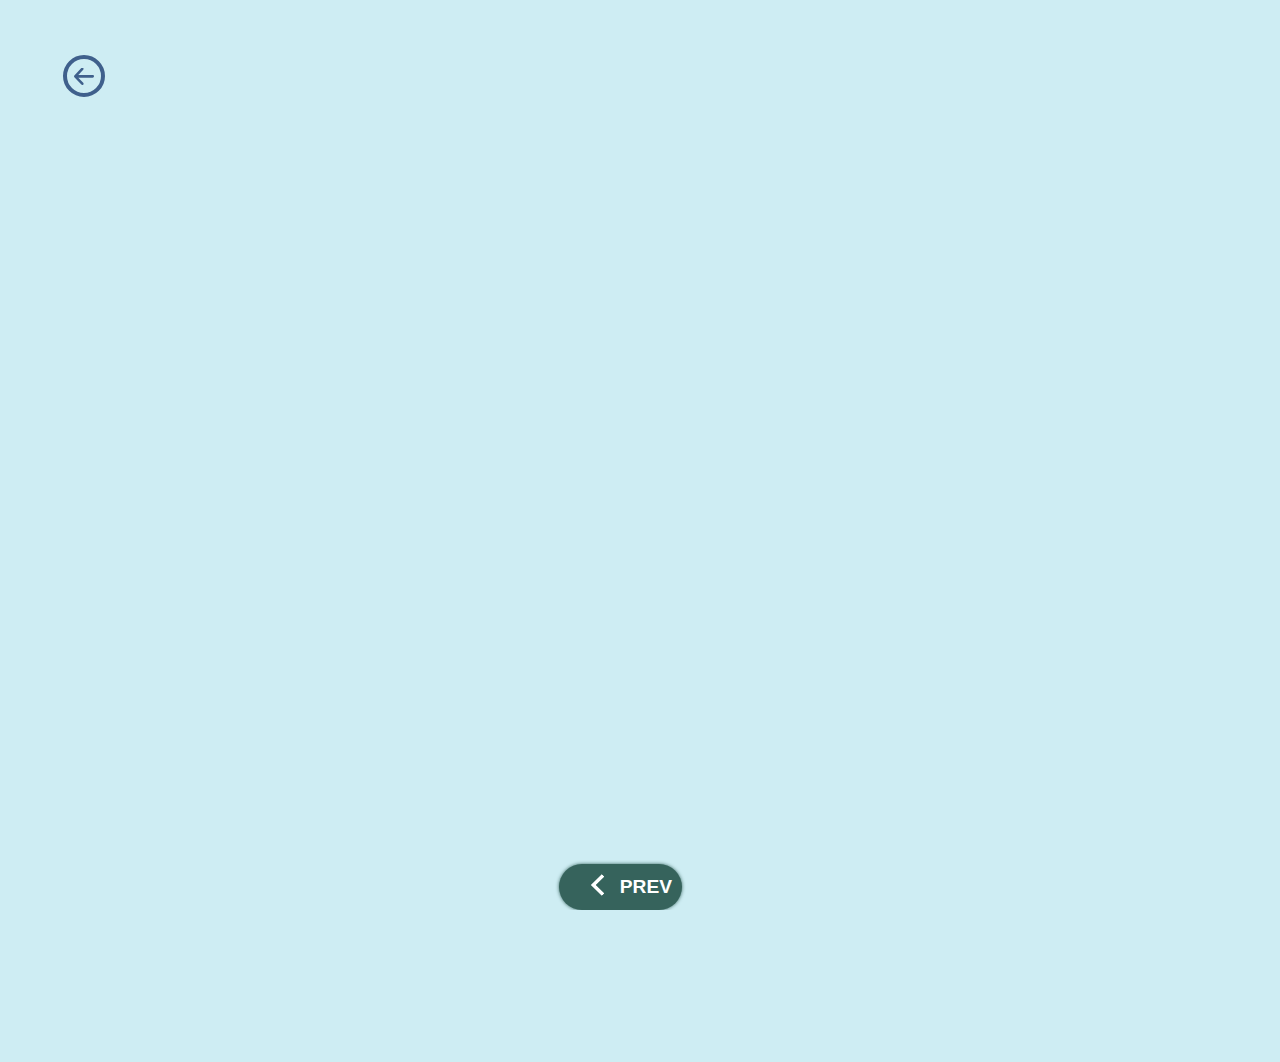
<file: peer-pressure.html>
<!DOCTYPE html>
<html lang="en">

<head>
  <meta charset="UTF-8" />
  <meta name="viewport" content="width=device-width, initial-scale=1.0" />
  <title>Peer Pressure</title>
  <link rel="stylesheet" href="/css/style.css">
  <link rel="stylesheet" href="/css/each-topic.css">
</head>

<body>





  <section class="mental-container">
    <div class="text-content">
      <a href="topics.html">

        <button class="button">
          <div class="button-box">
            <span class="button-elem">
              <svg viewBox="0 0 46 40" xmlns="http://www.w3.org/2000/svg">
                <path
                  d="M46 20.038c0-.7-.3-1.5-.8-2.1l-16-17c-1.1-1-3.2-1.4-4.4-.3-1.2 1.1-1.2 3.3 0 4.4l11.3 11.9H3c-1.7 0-3 1.3-3 3s1.3 3 3 3h33.1l-11.3 11.9c-1 1-1.2 3.3 0 4.4 1.2 1.1 3.3.8 4.4-.3l16-17c.5-.5.8-1.1.8-1.9z">
                </path>
              </svg>
            </span>
            <span class="button-elem">
              <svg viewBox="0 0 46 40">
                <path
                  d="M46 20.038c0-.7-.3-1.5-.8-2.1l-16-17c-1.1-1-3.2-1.4-4.4-.3-1.2 1.1-1.2 3.3 0 4.4l11.3 11.9H3c-1.7 0-3 1.3-3 3s1.3 3 3 3h33.1l-11.3 11.9c-1 1-1.2 3.3 0 4.4 1.2 1.1 3.3.8 4.4-.3l16-17c.5-.5.8-1.1.8-1.9z">
                </path>
              </svg>
            </span>
          </div>
        </button>
      </a>
      <h1 style=" font-family: 'Clourso', sans-serif;">Peer Pressure</h1>
      <p>
        လူမှုဖိအား (Peer Pressure) ဆိုတာ ကိုယ့်ပတ်ဝန်းကျင်က သူငယ်ချင်းတွေ ဒါမှမဟုတ် အုပ်စုရဲ့ လုပ်ရပ်၊
        အတွေးအခေါ်တွေအတိုင်း လိုက်လုပ်ဖို့ ဖိအားပေးခံရတာကို ခေါ်ပါတယ်။ ဒီဖိအားဟာ အပြုသဘောဆောင်တာမျိုးလည်း ရှိနိုင်သလို
        အပျက်သဘောဆောင်တာမျိုးလည်း ဖြစ်နိုင်ပါတယ်။ ဥပမာအားဖြင့်၊ မကောင်းတဲ့အရာတွေကို လုပ်ဖို့ ဖိအားပေးခံရတာမျိုးပေါ့။
      </p>
      <p>
        ဒီလိုဖိအားမျိုးကို ရင်ဆိုင်ရတဲ့အခါ ကိုယ့်ရဲ့ စိတ်နေစိတ်ထားနဲ့ ကိုယ်ပိုင်ဆုံးဖြတ်ချက်တွေ ခိုင်မာဖို့
        အရေးကြီးပါတယ်။ ကိုယ့်အတွက် မှန်ကန်တယ်လို့ ထင်တဲ့အရာကို ယုံကြည်မှုရှိရှိ ရွေးချယ်နိုင်ဖို့ လိုအပ်ပါတယ်။
        သူငယ်ချင်းတွေရဲ့ အမြင်ကြောင့် ကိုယ့်ရဲ့ စိတ်ဆန္ဒကို လျစ်လျူမရှုသင့်ပါဘူး။
      </p>
      <p>
        လူမှုဖိအားကို ဖြေရှင်းနိုင်မယ့် နည်းလမ်းတွေကတော့ ကိုယ်နဲ့တူညီတဲ့ အတွေးအခေါ်ရှိတဲ့ သူငယ်ချင်းတွေနဲ့ ပေါင်းသင်းတာ၊
        ကိုယ့်ရဲ့ ခံစားချက်တွေကို မိဘ ဒါမှမဟုတ် ဆရာတစ်ဦးဦးကို ပွင့်လင်းစွာ ပြောပြတာနဲ့ "မလုပ်ချင်ဘူး" လို့ ရဲရဲဝံ့ဝံ့
        ငြင်းဆိုရဲတာပဲ ဖြစ်ပါတယ်။
      </p>
      <p>
        လူမှုဖိအားကို ကျော်လွှားနိုင်ခြင်းဟာ ကိုယ့်ကိုယ်ကိုယ် ယုံကြည်မှုနဲ့ ပိုပြီး ခိုင်မာတဲ့ ကိုယ်ရည်ကိုယ်သွေးကို
        တည်ဆောက်နိုင်ဖို့ အထောက်အကူပြုပါတယ်။
      </p>
      <div class="btn-conteiner">
        <a class="btn-content" style="gap:1rem ; font-size: 1.2rem;" href="mental-health.html">

          <span class="icon-arrow " style="transform: scaleX(-1);">
            <svg width="2rem" height="2rem" viewBox="0 0 66 43" version="1.1" xmlns="http://www.w3.org/2000/svg"
              xmlns:xlink="http://www.w3.org/1999/xlink">
              <g id="arrow" stroke="none" stroke-width="1" fill="none" fill-rule="evenodd">
                <path id="arrow-icon-one"
                  d="M40.1543933,3.89485454 L43.9763149,0.139296592 C44.1708311,-0.0518420739 44.4826329,-0.0518571125 44.6771675,0.139262789 L65.6916134,20.7848311 C66.0855801,21.1718824 66.0911863,21.8050225 65.704135,22.1989893 C65.7000188,22.2031791 65.6958657,22.2073326 65.6916762,22.2114492 L44.677098,42.8607841 C44.4825957,43.0519059 44.1708242,43.0519358 43.9762853,42.8608513 L40.1545186,39.1069479 C39.9575152,38.9134427 39.9546793,38.5968729 40.1481845,38.3998695 C40.1502893,38.3977268 40.1524132,38.395603 40.1545562,38.3934985 L56.9937789,21.8567812 C57.1908028,21.6632968 57.193672,21.3467273 57.0001876,21.1497035 C56.9980647,21.1475418 56.9959223,21.1453995 56.9937605,21.1432767 L40.1545208,4.60825197 C39.9574869,4.41477773 39.9546013,4.09820839 40.1480756,3.90117456 C40.1501626,3.89904911 40.1522686,3.89694235 40.1543933,3.89485454 Z"
                  fill="#FFFFFF"></path>
                <path id="arrow-icon-two"
                  d="M20.1543933,3.89485454 L23.9763149,0.139296592 C24.1708311,-0.0518420739 24.4826329,-0.0518571125 24.6771675,0.139262789 L45.6916134,20.7848311 C46.0855801,21.1718824 46.0911863,21.8050225 45.704135,22.1989893 C45.7000188,22.2031791 45.6958657,22.2073326 45.6916762,22.2114492 L24.677098,42.8607841 C24.4825957,43.0519059 24.1708242,43.0519358 23.9762853,42.8608513 L20.1545186,39.1069479 C19.9575152,38.9134427 19.9546793,38.5968729 20.1481845,38.3998695 C20.1502893,38.3977268 20.1524132,38.395603 20.1545562,38.3934985 L36.9937789,21.8567812 C37.1908028,21.6632968 37.193672,21.3467273 37.0001876,21.1497035 C36.9980647,21.1475418 36.9959223,21.1453995 36.9937605,21.1432767 L20.1545208,4.60825197 C19.9574869,4.41477773 19.9546013,4.09820839 20.1480756,3.90117456 C20.1501626,3.89904911 20.1522686,3.89694235 20.1543933,3.89485454 Z"
                  fill="#FFFFFF"></path>
                <path id="arrow-icon-three"
                  d="M0.154393339,3.89485454 L3.97631488,0.139296592 C4.17083111,-0.0518420739 4.48263286,-0.0518571125 4.67716753,0.139262789 L25.6916134,20.7848311 C26.0855801,21.1718824 26.0911863,21.8050225 25.704135,22.1989893 C25.7000188,22.2031791 25.6958657,22.2073326 25.6916762,22.2114492 L4.67709797,42.8607841 C4.48259567,43.0519059 4.17082418,43.0519358 3.97628526,42.8608513 L0.154518591,39.1069479 C-0.0424848215,38.9134427 -0.0453206733,38.5968729 0.148184538,38.3998695 C0.150289256,38.3977268 0.152413239,38.395603 0.154556228,38.3934985 L16.9937789,21.8567812 C17.1908028,21.6632968 17.193672,21.3467273 17.0001876,21.1497035 C16.9980647,21.1475418 16.9959223,21.1453995 16.9937605,21.1432767 L0.15452076,4.60825197 C-0.0425130651,4.41477773 -0.0453986756,4.09820839 0.148075568,3.90117456 C0.150162624,3.89904911 0.152268631,3.89694235 0.154393339,3.89485454 Z"
                  fill="#FFFFFF"></path>
              </g>
            </svg>
          </span>
          <span class="btn-title">PREV</span>
        </a>
      </div>
    </div>
    </div>

    <img src="asset/img/peer-presure.jpg" alt="Peer Pressure">

  </section>


  <footer>
    <p>© 2025 Counseling Website. All rights reserved.</p>
  </footer>

  <script>
    const hamburger = document.getElementById('hamburger');
    const mobileNav = document.getElementById('mobile-nav');
    hamburger.addEventListener('click', () => {
      mobileNav.style.display = mobileNav.style.display === 'flex' ? 'none' : 'flex';
    });
  </script>
  <script src="js/script.js"></script>
</body>

</html>
</file>
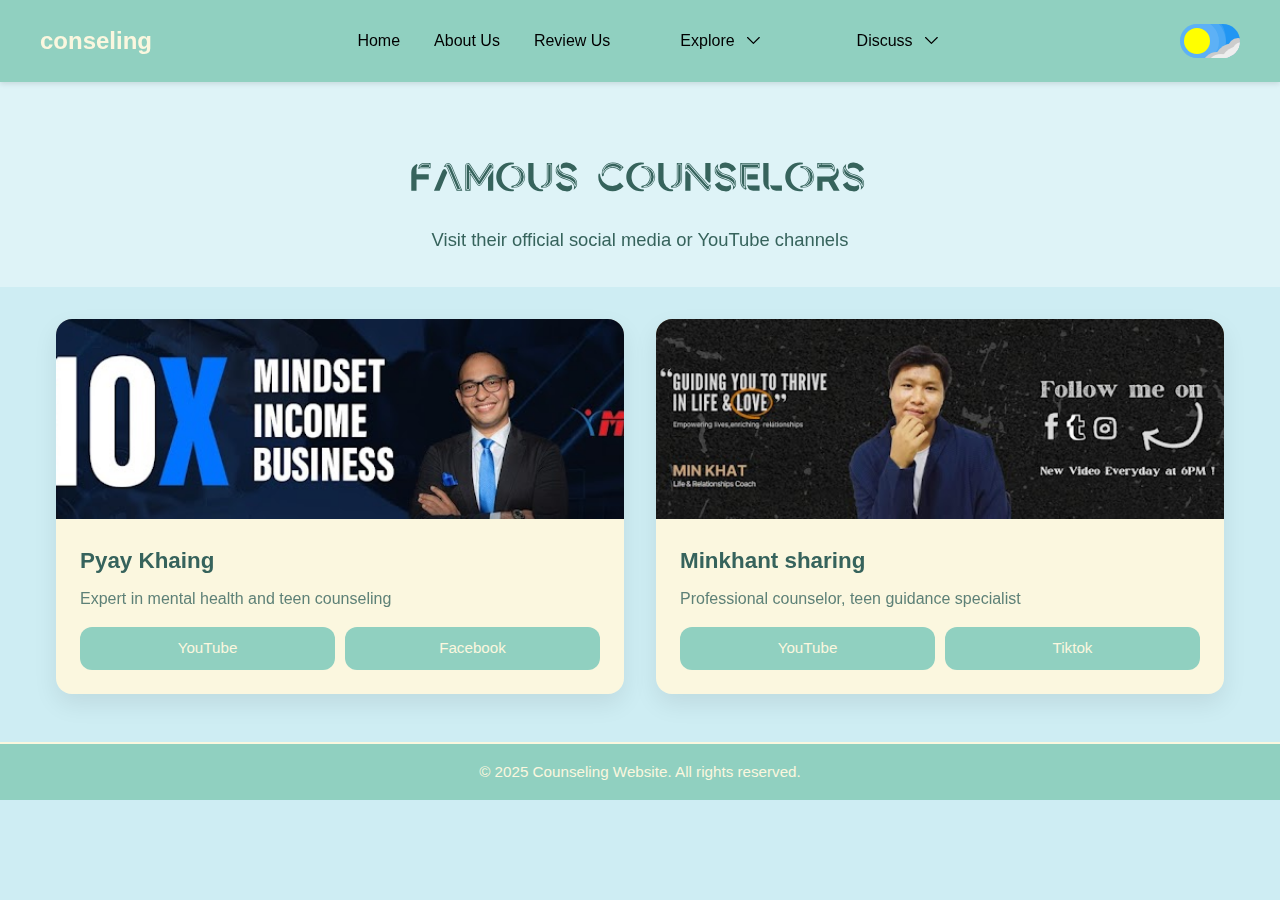
<file: resources.html>
<!DOCTYPE html>
<html lang="en">
<head>
  <meta charset="UTF-8">
  <meta name="viewport" content="width=device-width, initial-scale=1.0">
  <title>Resources - Counseling</title>
  <link rel="stylesheet" href="css/resources.css">
  <link rel="stylesheet" href="css/dropdown.css">
  <link rel="stylesheet" href="css/style.css">

  
  <link href="https://cdn.jsdelivr.net/npm/aos@2.3.4/dist/aos.css" rel="stylesheet">
  <style>
   body.dark-mode{
    background: black;
    color:#fff;
   }
 body.dark-mode .page-header{
  background-color: #333;
 }
 body.dark-mode .resource-card{
  background-color: #333;
 }
 body.dark-mode footer{
  background-color: #333;
 }
 body.dark-mode h3{
  color: #fff;
 }
 body.dark-mode p{
  color:#fff;
 }
 body.dark-mode .button{
    background: #2E7D32;
  color: #fff;
 }
  </style>
</head>
<body>

  <header data-aos="fade-down">
    <div class="nav-container">
      <div class="logo">conseling</div>
      <nav class="desktop-nav">
        <ul>
          <li><a style="padding-right: 10px;" href="index.html">Home</a></li>
          <li><a style="padding-right: 10px;" href="about.html">About Us</a></li>
          <li><a style="padding-right: 10px;" href="rating.html">Review Us</a></li>
          <li>
            <div class="menu">
              <div class="item">
                <a href="#" class="link">
                  <span> Explore </span>
                  <svg viewBox="0 0 360 360" xml:space="preserve">
                    <g id="SVGRepo_iconCarrier">
                      <path id="XMLID_225_"
                        d="M325.607,79.393c-5.857-5.857-15.355-5.858-21.213,0.001l-139.39,139.393L25.607,79.393 c-5.857-5.857-15.355-5.858-21.213,0.001c-5.858,5.858-5.858,15.355,0,21.213l150.004,150c2.813,2.813,6.628,4.393,10.606,4.393 s7.794-1.581,10.606-4.394l149.996-150C331.465,94.749,331.465,85.251,325.607,79.393z">
                      </path>
                    </g>
                  </svg>
                </a>
                <div class="submenu">
                  <div class="submenu-item">
                    <a href="topics.html" class="submenu-link"> Topics </a>
                  </div>
                  <div class="submenu-item">
                    <a href="videos.html" class="submenu-link"> Videos </a>
                  </div>
                </div>
              </div>
            </div>
          </li>
          <li>
            <div class="menu">
              <div class="item">
                <a href="#" class="link">
                  <span> Discuss </span>
                  <svg viewBox="0 0 360 360" xml:space="preserve">
                    <g id="SVGRepo_iconCarrier">
                      <path id="XMLID_225_"
                        d="M325.607,79.393c-5.857-5.857-15.355-5.858-21.213,0.001l-139.39,139.393L25.607,79.393 c-5.857-5.857-15.355-5.858-21.213,0.001c-5.858,5.858-5.858,15.355,0,21.213l150.004,150c2.813,2.813,6.628,4.393,10.606,4.393 s7.794-1.581,10.606-4.394l149.996-150C331.465,94.749,331.465,85.251,325.607,79.393z">
                      </path>
                    </g>
                  </svg>
                </a>
                <div class="submenu">
                  <div class="submenu-item">
                    <a href="counselor.html" class="submenu-link"> Appointment </a>
                  </div>
                  <div class="submenu-item">
                    <a href="resources.html" class="submenu-link"> Resources </a>
                  </div>
                </div>
              </div>
            </div>
          </li>




        </ul>
        
      </nav>
      <label class="switch">
        <input id="kali" type="checkbox" checked="darkTheme" />
        <div class="slider round">
          <div class="sun-moon">
            <svg id="moon-dot-1" class="moon-dot" viewBox="0 0 100 100">
              <circle cx="50" cy="50" r="50"></circle>
            </svg>
            <svg id="moon-dot-2" class="moon-dot" viewBox="0 0 100 100">
              <circle cx="50" cy="50" r="50"></circle>
            </svg>
            <svg id="moon-dot-3" class="moon-dot" viewBox="0 0 100 100">
              <circle cx="50" cy="50" r="50"></circle>
            </svg>
            <svg id="light-ray-1" class="light-ray" viewBox="0 0 100 100">
              <circle cx="50" cy="50" r="50"></circle>
            </svg>
            <svg id="light-ray-2" class="light-ray" viewBox="0 0 100 100">
              <circle cx="50" cy="50" r="50"></circle>
            </svg>
            <svg id="light-ray-3" class="light-ray" viewBox="0 0 100 100">
              <circle cx="50" cy="50" r="50"></circle>
            </svg>

            <svg id="cloud-1" class="cloud-dark" viewBox="0 0 100 100">
              <circle cx="50" cy="50" r="50"></circle>
            </svg>
            <svg id="cloud-2" class="cloud-dark" viewBox="0 0 100 100">
              <circle cx="50" cy="50" r="50"></circle>
            </svg>
            <svg id="cloud-3" class="cloud-dark" viewBox="0 0 100 100">
              <circle cx="50" cy="50" r="50"></circle>
            </svg>
            <svg id="cloud-4" class="cloud-light" viewBox="0 0 100 100">
              <circle cx="50" cy="50" r="50"></circle>
            </svg>
            <svg id="cloud-5" class="cloud-light" viewBox="0 0 100 100">
              <circle cx="50" cy="50" r="50"></circle>
            </svg>
            <svg id="cloud-6" class="cloud-light" viewBox="0 0 100 100">
              <circle cx="50" cy="50" r="50"></circle>
            </svg>
          </div>
          <div class="stars">
            <svg id="star-1" class="star" viewBox="0 0 20 20">
              <path
                d="M 0 10 C 10 10,10 10 ,0 10 C 10 10 , 10 10 , 10 20 C 10 10 , 10 10 , 20 10 C 10 10 , 10 10 , 10 0 C 10 10,10 10 ,0 10 Z">
              </path>
            </svg>
            <svg id="star-2" class="star" viewBox="0 0 20 20">
              <path
                d="M 0 10 C 10 10,10 10 ,0 10 C 10 10 , 10 10 , 10 20 C 10 10 , 10 10 , 20 10 C 10 10 , 10 10 , 10 0 C 10 10,10 10 ,0 10 Z">
              </path>
            </svg>
            <svg id="star-3" class="star" viewBox="0 0 20 20">
              <path
                d="M 0 10 C 10 10,10 10 ,0 10 C 10 10 , 10 10 , 10 20 C 10 10 , 10 10 , 20 10 C 10 10 , 10 10 , 10 0 C 10 10,10 10 ,0 10 Z">
              </path>
            </svg>
            <svg id="star-4" class="star" viewBox="0 0 20 20">
              <path
                d="M 0 10 C 10 10,10 10 ,0 10 C 10 10 , 10 10 , 10 20 C 10 10 , 10 10 , 20 10 C 10 10 , 10 10 , 10 0 C 10 10,10 10 ,0 10 Z">
              </path>
            </svg>
          </div>
        </div>
      </label>
      
      <div class="hamburger" id="hamburger">
        <span class="bar top-bar"></span>
        <span class="bar middle-bar"></span>
        <span class="bar bottom-bar"></span>
      </div>
    </div>
  </header>

  <div class="mobile-menu" id="mobile-menu">
    <nav>
      <ul>
        <li><a href="index.html">Home</a></li>
        <li><a href="about.html">About Us</a></li>
        <li><a href="rating.html">Review Us</a></li>
        <li><a href="topics.html">Topics</a></li>
        <li><a href="videos.html">Videos</a></li>
        <li><a href="counselor.html">Appointment</a></li>
        <li><a href="resources.html">Resources</a></li>
      </ul>
    </nav>
  </div>

<section class="page-header">
  <h1 data-aos="fade-up" style=" font-family: 'Clourso', sans-serif;">Famous Counselors</h1>
  <p data-aos="fade-up" data-aos-delay="200">Visit their official social media or YouTube channels</p>
</section>

<section class="resources-grid">
  <div class="resource-card" data-aos="zoom-in">
    <img src="asset/img/channels4_banner (1).jpg" alt="Counselor 1">
    <div class="resource-info">
      <h3>Pyay Khaing</h3>
      <p>Expert in mental health and teen counseling</p>
      <div class="links">
        <a class="button" href="https://youtube.com/@pyaykhaing?si=UEHH6n8fe9eyybvQ" target="_blank" data-aos="fade-right" data-aos-delay="400">YouTube</a>
        <a class="button" href="https://www.facebook.com/pyaykhaing?mibextid=ZbWKwL" target="_blank" data-aos="fade-left" data-aos-delay="600">Facebook</a>
      </div>
    </div>
  </div>

  <div class="resource-card" data-aos="zoom-in" data-aos-delay="300">
    <img src="asset/img/channels4_banner.jpg" alt="Counselor 2">
    <div class="resource-info">
      <h3>Minkhant sharing</h3>
      <p>Professional counselor, teen guidance specialist</p>
      <div class="links">
        <a class="button" href="https://youtube.com/@minkhantsharingofficial?si=oJfmnTRIE-tIxyrg" target="_blank" data-aos="fade-right" data-aos-delay="600">YouTube</a>
        <a class="button" href="https://www.tiktok.com/@minkhant_sharing?_t=ZS-8zXDCOCrhmn&_r=1 target="_blank" data-aos="fade-left" data-aos-delay="800">Tiktok</a>
      </div>
    </div>
  </div>
</section>

<footer data-aos="fade-up">
  <p>© 2025 Counseling Website. All rights reserved.</p>
</footer>

<script>
const hamburger = document.getElementById('hamburger');
    const mobileMenu = document.getElementById('mobile-menu');

    hamburger.addEventListener('click', () => {
      hamburger.classList.toggle('is-active');
      mobileMenu.classList.toggle('is-active');
    });
</script>


<script src="https://cdn.jsdelivr.net/npm/aos@2.3.4/dist/aos.js"></script>
<script>
  AOS.init({
    duration: 1000, 
    once: true,     
  });
</script>
<script src="js/script.js"></script>
</body>
</html>
</file>
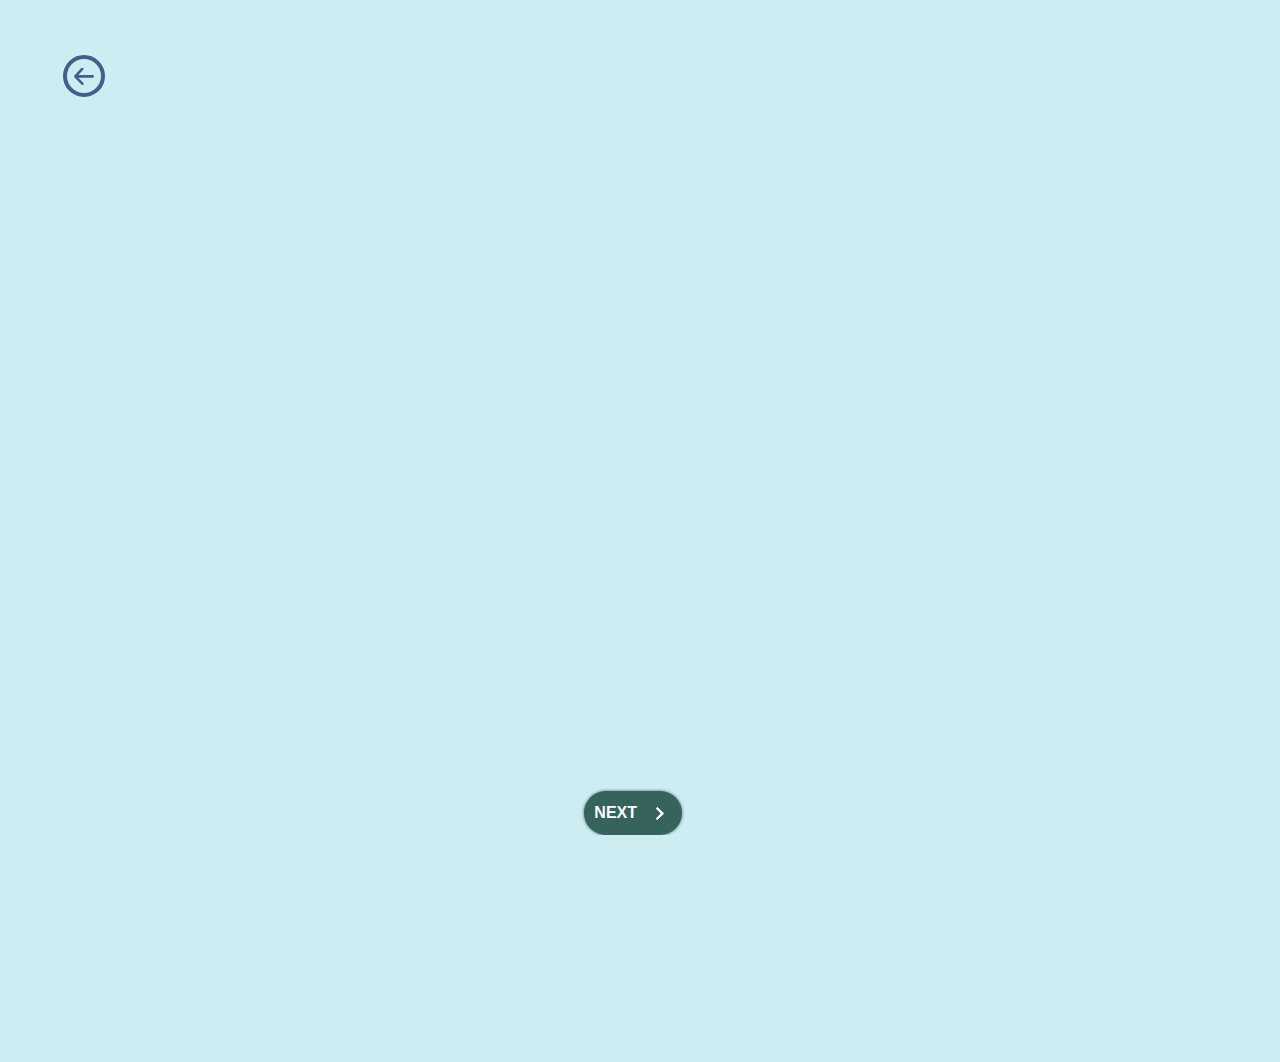
<file: sex-education.html>
<!DOCTYPE html>
<html lang="en">

<head>
  <meta charset="UTF-8" />
  <meta name="viewport" content="width=device-width, initial-scale=1.0" />
  <title>Sex Education</title>
  <link rel="stylesheet" href="/css/style.css">
  <link rel="stylesheet" href="/css/each-topic.css">


</head>

<body>




  <section class="mental-container">
    <div class="text-content">
      <a href="topics.html">

       <button class="button" >
        <div class="button-box">
          <span class="button-elem">
            <svg viewBox="0 0 46 40" xmlns="http://www.w3.org/2000/svg">
              <path
                d="M46 20.038c0-.7-.3-1.5-.8-2.1l-16-17c-1.1-1-3.2-1.4-4.4-.3-1.2 1.1-1.2 3.3 0 4.4l11.3 11.9H3c-1.7 0-3 1.3-3 3s1.3 3 3 3h33.1l-11.3 11.9c-1 1-1.2 3.3 0 4.4 1.2 1.1 3.3.8 4.4-.3l16-17c.5-.5.8-1.1.8-1.9z">
              </path>
            </svg>
          </span>
          <span class="button-elem">
            <svg viewBox="0 0 46 40">
              <path
                d="M46 20.038c0-.7-.3-1.5-.8-2.1l-16-17c-1.1-1-3.2-1.4-4.4-.3-1.2 1.1-1.2 3.3 0 4.4l11.3 11.9H3c-1.7 0-3 1.3-3 3s1.3 3 3 3h33.1l-11.3 11.9c-1 1-1.2 3.3 0 4.4 1.2 1.1 3.3.8 4.4-.3l16-17c.5-.5.8-1.1.8-1.9z">
              </path>
            </svg>
          </span>
        </div>
      </button>
      </a>
     
      <h1 style=" font-family: 'Clourso', sans-serif;">Sex Education</h1>
      <p>
        လိင်ပညာပေးဆိုတာ လိင်ပိုင်းဆိုင်ရာ ကျန်းမာရေး၊ လုံခြုံမှု၊ လေးစားမှုနဲ့ ကျန်းမာတဲ့ ဆက်ဆံရေးတွေကို
        နားလည်စေဖို့အတွက် အရေးကြီးတဲ့ အရာတစ်ခု ဖြစ်ပါတယ်။ ဒီပညာပေးမှုကနေတစ်ဆင့် လူငယ်တွေဟာ ကိုယ့်ကိုယ်ကိုယ်နဲ့
        သူတစ်ပါးကို နားလည်တတ်အောင် လေ့လာနိုင်ပါတယ်။
      </p>
      <p>
        ကောင်းမွန်တဲ့ လိင်ပညာပေးမှုမှာ လိင်ပိုင်းဆိုင်ရာ ကျန်းမာရေးအသိ၊ သဘောတူညီမှု (consent)၊ ကိုယ်ဝန်တားနည်းများ၊
        ရောဂါကူးစက်မှုမှ ကာကွယ်ခြင်း၊ ကိုယ်ခန္ဓာဆိုင်ရာ ပြောင်းလဲမှုတွေအပြင်၊ ကျန်းမာပျော်ရွှင်တဲ့ ဆက်ဆံရေး
        တည်ဆောက်နည်းတွေကိုပါ ထည့်သွင်းသင်ကြားပေးသင့်ပါတယ်။
      </p>
      <p>
        ပွင့်လင်းစွာ ပြောဆိုဆွေးနွေးတာဟာ ရှက်စရာမဟုတ်ဘဲ ပိုမိုလုံခြုံတဲ့ ဆုံးဖြတ်ချက်တွေ ချမှတ်နိုင်ဖို့ ကူညီပေးပါတယ်။
        လိင်ပညာပေးမှုဟာ လူတစ်ဦးချင်းစီရဲ့ ကိုယ်ပိုင်အခွင့်အရေးနဲ့ တာဝန်ယူမှုကို မြှင့်တင်ပေးပါတယ်။
      </p>
      <p>
        လိင်ပညာပေးမှုနဲ့ပတ်သက်ပြီး မှန်ကန်တဲ့ ဗဟုသုတတွေ ရရှိခြင်းအားဖြင့် လူတိုင်းဟာ လုံခြုံပြီး ပျော်ရွှင်တဲ့ ဘဝကို
        တည်ဆောက်နိုင်မှာ ဖြစ်ပါတယ်။
      </p>
      <div class="btn-conteiner">
        <a class="btn-content" href="peer-pressure.html">
          <span class="btn-title">NEXT</span>
          <span class="icon-arrow">
            <svg width="2rem" height="2rem" viewBox="0 0 66 43" version="1.1" xmlns="http://www.w3.org/2000/svg"
              xmlns:xlink="http://www.w3.org/1999/xlink">
              <g id="arrow" stroke="none" stroke-width="1" fill="none" fill-rule="evenodd">
                <path id="arrow-icon-one"
                  d="M40.1543933,3.89485454 L43.9763149,0.139296592 C44.1708311,-0.0518420739 44.4826329,-0.0518571125 44.6771675,0.139262789 L65.6916134,20.7848311 C66.0855801,21.1718824 66.0911863,21.8050225 65.704135,22.1989893 C65.7000188,22.2031791 65.6958657,22.2073326 65.6916762,22.2114492 L44.677098,42.8607841 C44.4825957,43.0519059 44.1708242,43.0519358 43.9762853,42.8608513 L40.1545186,39.1069479 C39.9575152,38.9134427 39.9546793,38.5968729 40.1481845,38.3998695 C40.1502893,38.3977268 40.1524132,38.395603 40.1545562,38.3934985 L56.9937789,21.8567812 C57.1908028,21.6632968 57.193672,21.3467273 57.0001876,21.1497035 C56.9980647,21.1475418 56.9959223,21.1453995 56.9937605,21.1432767 L40.1545208,4.60825197 C39.9574869,4.41477773 39.9546013,4.09820839 40.1480756,3.90117456 C40.1501626,3.89904911 40.1522686,3.89694235 40.1543933,3.89485454 Z"
                  fill="#FFFFFF"></path>
                <path id="arrow-icon-two"
                  d="M20.1543933,3.89485454 L23.9763149,0.139296592 C24.1708311,-0.0518420739 24.4826329,-0.0518571125 24.6771675,0.139262789 L45.6916134,20.7848311 C46.0855801,21.1718824 46.0911863,21.8050225 45.704135,22.1989893 C45.7000188,22.2031791 45.6958657,22.2073326 45.6916762,22.2114492 L24.677098,42.8607841 C24.4825957,43.0519059 24.1708242,43.0519358 23.9762853,42.8608513 L20.1545186,39.1069479 C19.9575152,38.9134427 19.9546793,38.5968729 20.1481845,38.3998695 C20.1502893,38.3977268 20.1524132,38.395603 20.1545562,38.3934985 L36.9937789,21.8567812 C37.1908028,21.6632968 37.193672,21.3467273 37.0001876,21.1497035 C36.9980647,21.1475418 36.9959223,21.1453995 36.9937605,21.1432767 L20.1545208,4.60825197 C19.9574869,4.41477773 19.9546013,4.09820839 20.1480756,3.90117456 C20.1501626,3.89904911 20.1522686,3.89694235 20.1543933,3.89485454 Z"
                  fill="#FFFFFF"></path>
                <path id="arrow-icon-three"
                  d="M0.154393339,3.89485454 L3.97631488,0.139296592 C4.17083111,-0.0518420739 4.48263286,-0.0518571125 4.67716753,0.139262789 L25.6916134,20.7848311 C26.0855801,21.1718824 26.0911863,21.8050225 25.704135,22.1989893 C25.7000188,22.2031791 25.6958657,22.2073326 25.6916762,22.2114492 L4.67709797,42.8607841 C4.48259567,43.0519059 4.17082418,43.0519358 3.97628526,42.8608513 L0.154518591,39.1069479 C-0.0424848215,38.9134427 -0.0453206733,38.5968729 0.148184538,38.3998695 C0.150289256,38.3977268 0.152413239,38.395603 0.154556228,38.3934985 L16.9937789,21.8567812 C17.1908028,21.6632968 17.193672,21.3467273 17.0001876,21.1497035 C16.9980647,21.1475418 16.9959223,21.1453995 16.9937605,21.1432767 L0.15452076,4.60825197 C-0.0425130651,4.41477773 -0.0453986756,4.09820839 0.148075568,3.90117456 C0.150162624,3.89904911 0.152268631,3.89694235 0.154393339,3.89485454 Z"
                  fill="#FFFFFF"></path>
              </g>
            </svg>
          </span>
        </a>
      </div>
    </div>

    <img src="asset/img/sex.jpg" alt="Sex Education">

  </section>


  <footer>
    <p>© 2025 Counseling Website. All rights reserved.</p>
  </footer>

  <script>
    const hamburger = document.getElementById('hamburger');
    const mobileNav = document.getElementById('mobile-nav');
    hamburger.addEventListener('click', () => {
      mobileNav.style.display = mobileNav.style.display === 'flex' ? 'none' : 'flex';
    });
  </script>
  <script src="js/script.js"></script>
</body>

</html>
</file>
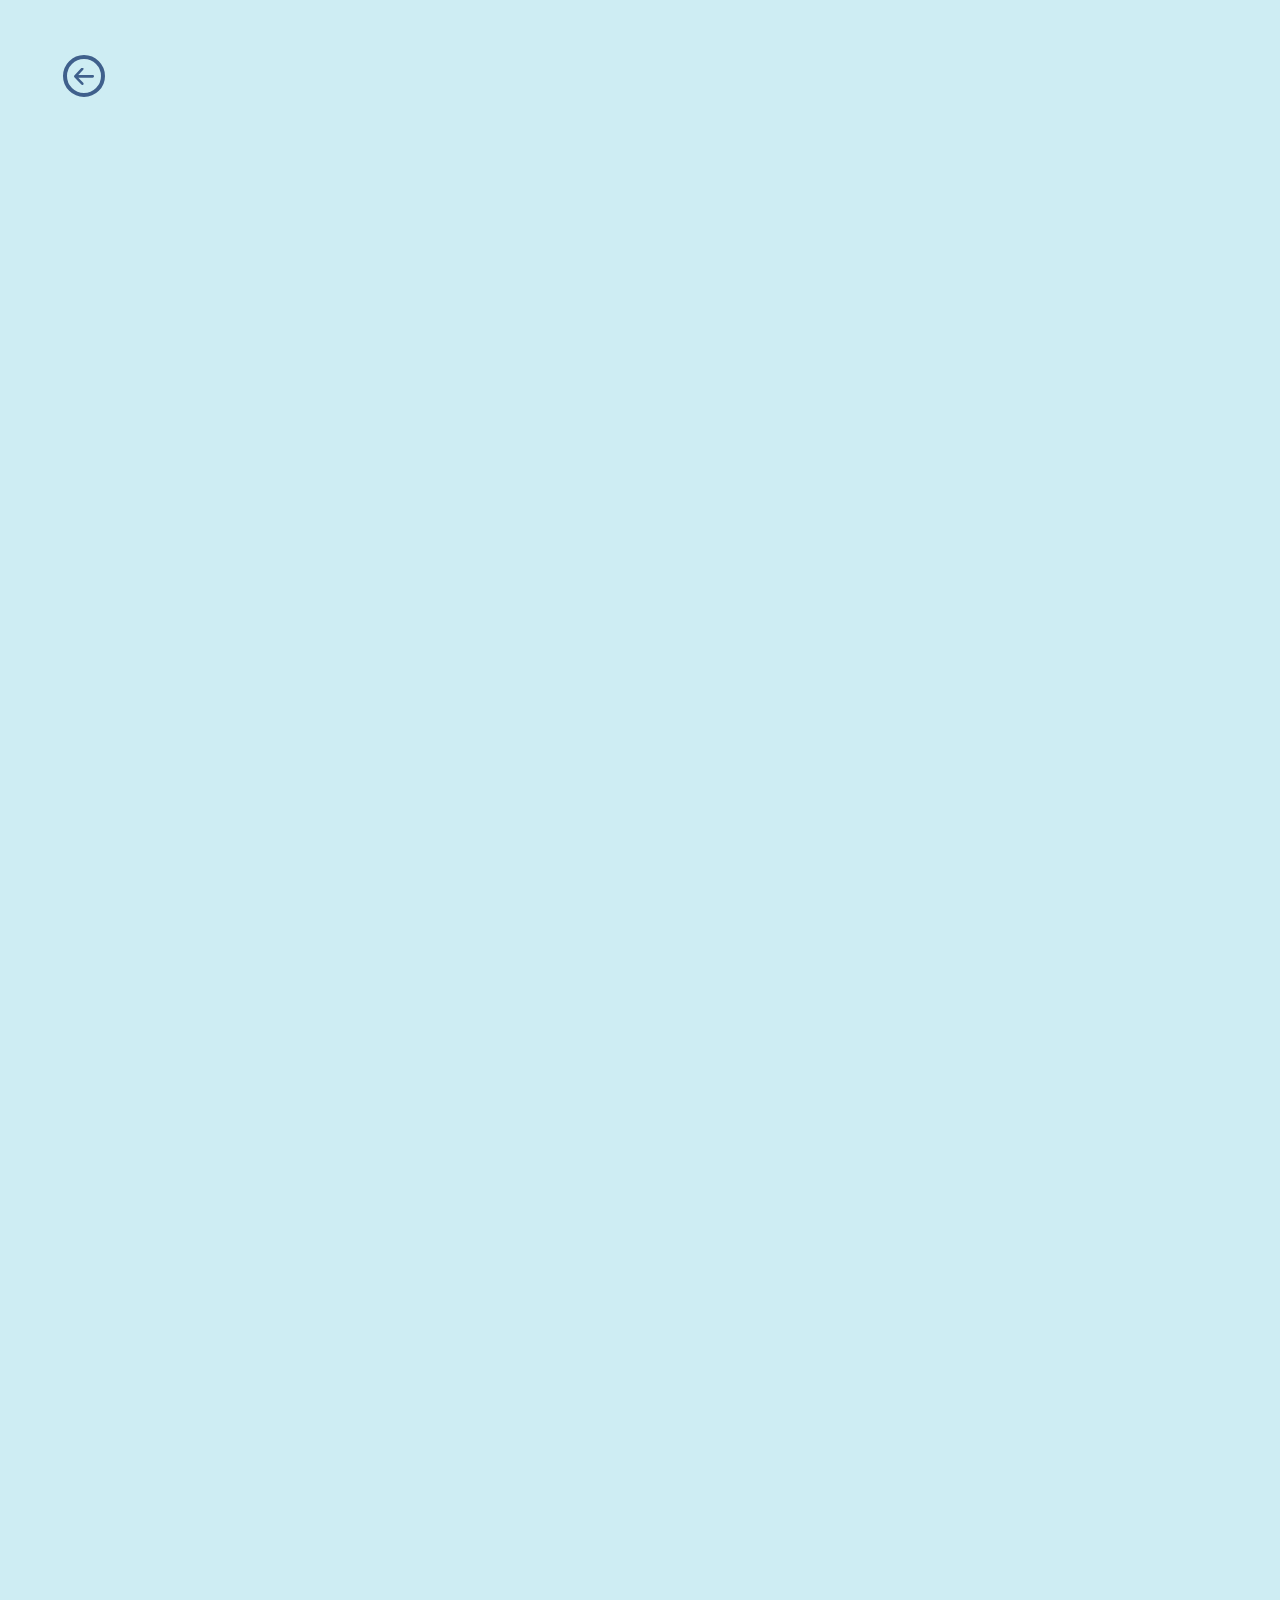
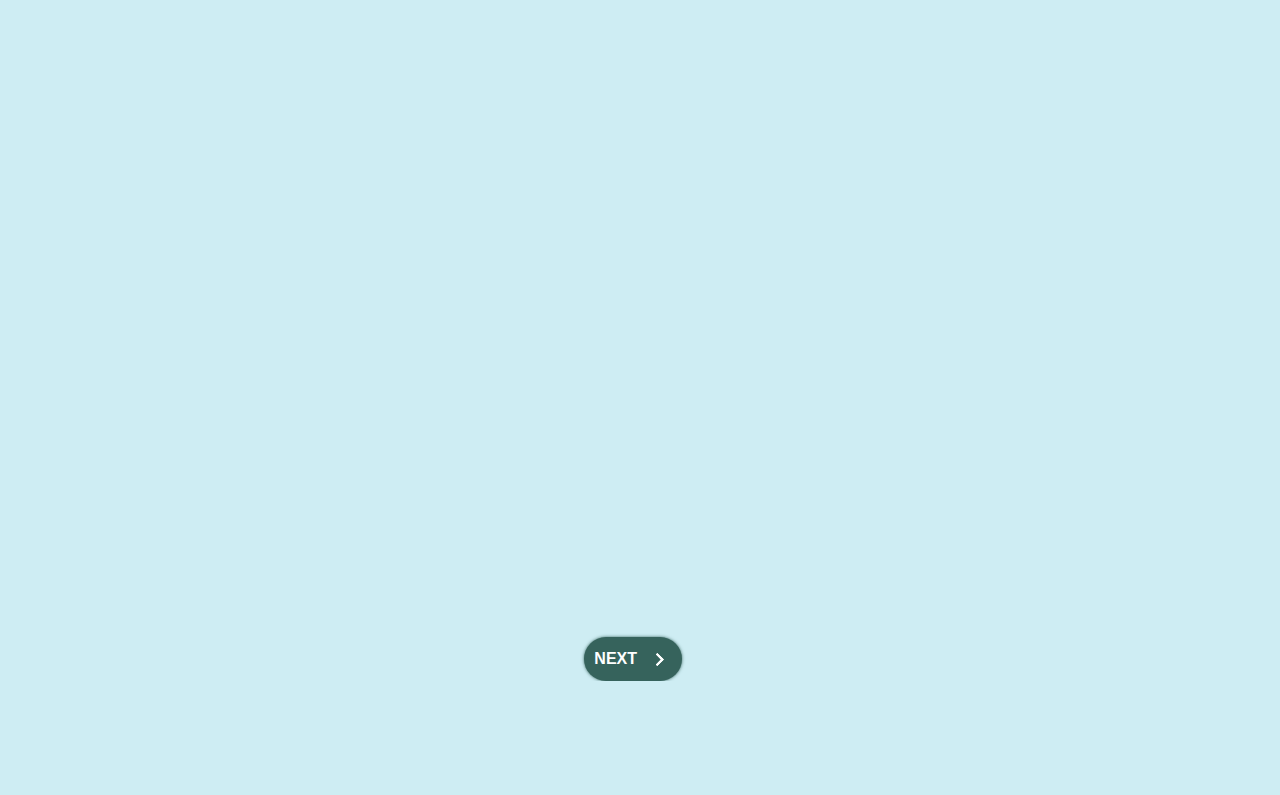
<file: teenager-problem.html>
<!DOCTYPE html>
<html lang="en">

<head>
  <meta charset="UTF-8" />
  <meta name="viewport" content="width=device-width, initial-scale=1.0" />
  <title>Teenager Problems</title>
  <link rel="stylesheet" href="/css/style.css">
  <link rel="stylesheet" href="/css/each-topic.css">
</head>

<body>





  <section class="mental-container">
    <div class="text-content">
      <a href="topics.html">

       <button class="button" >
        <div class="button-box">
          <span class="button-elem">
            <svg viewBox="0 0 46 40" xmlns="http://www.w3.org/2000/svg">
              <path
                d="M46 20.038c0-.7-.3-1.5-.8-2.1l-16-17c-1.1-1-3.2-1.4-4.4-.3-1.2 1.1-1.2 3.3 0 4.4l11.3 11.9H3c-1.7 0-3 1.3-3 3s1.3 3 3 3h33.1l-11.3 11.9c-1 1-1.2 3.3 0 4.4 1.2 1.1 3.3.8 4.4-.3l16-17c.5-.5.8-1.1.8-1.9z">
              </path>
            </svg>
          </span>
          <span class="button-elem">
            <svg viewBox="0 0 46 40">
              <path
                d="M46 20.038c0-.7-.3-1.5-.8-2.1l-16-17c-1.1-1-3.2-1.4-4.4-.3-1.2 1.1-1.2 3.3 0 4.4l11.3 11.9H3c-1.7 0-3 1.3-3 3s1.3 3 3 3h33.1l-11.3 11.9c-1 1-1.2 3.3 0 4.4 1.2 1.1 3.3.8 4.4-.3l16-17c.5-.5.8-1.1.8-1.9z">
              </path>
            </svg>
          </span>
        </div>
      </button>
      </a>
      <h1 style=" font-family: 'Clourso', sans-serif;">Social Anxiety</h1>
     <p>
                မင်္ဂလာပါ။ ဒီနေ့ မိတ်ဆွေအနေနဲ့ ကျွန်တော့်တို့ဆီကနေ တွေ့ဆုံအကြံညဏ်တောင်းဖို့ ကြိုးစားလာတဲ့အတွက်
                ကျေးဇူးတင်ပါတယ်။ လူမူဆိုင်ရာ စိုးရိမ်မှုတစ်ခုခုခံစားနေရတယ်လို့ ထင်ပါတယ်မိတ်ဆွေ။ ဒီနေ့မှာ
                အဲဒီမိတ်ဆွေခံစားနေရတဲ့ Social Anxiety ဆိုတဲ့အကြောင်းနဲ့ပတ်သက်ပြီး မိတ်ဆွေကို ဒီစာလေးတွေဖတ်စေချင်ပါတယ်။
            </p>
            <p>
                Social anxiety ဆိုတာ မိတ်ဆွေတစ်ဦးတည်းဖြစ်နေ ကြုံနေရတဲ့ကိစ္စမျိုးမဟုတ်ပါဘူး။လူကြီးလူငယ်မရွေး လူအများစုမှာ
                တူတူတွေ့ကြုံကြရတတ်ပါတယ်။ ဒီလို ခံစားရခြင်းဟာ ဘေးထွက်ဆိုးကျိုးမရှိတဲ့ စိတ်ရောဂါတစ်မျိုး ဖြစ်ပြီး
                ဖြေရှင်းလို့ရတဲ့အရာဖြစ်ပါတယ်။
            </p>
            <p>
                ဟုတ်ပါတယ် တော်တော်များများကလူကြားထဲမှာဆိုရင်ကြောက်ပြီးစကားမပြောနိုင်ကြတာကများပါတယ်။
                ကိုယ်ကိုယ်တိုင်ကလူကြားထဲဝင်တဲ့အခါ မိတ်ဆွေရဲ့အဓိက စိုးရိမ်နေတဲ့အရာကဘာလဲ? ဒီလူတွေ ငါ့ကို အပြစ်ရှာကြမလား၊
                ရယ်ကြမလားဆိုပြီးစိုးရိမ်တတ်လေ့ရှိကြတယ်။ အဲ့ဒီအတွေးတွေတစ်စထက်တစ်စများလာတဲ့အခါ
                လူတော်တော်များများကစကားမပြောချင်တော့တာမျိုးဖြစ်လာပြီး တစ်ခါတစ်လေ တိမ်းရှောင်နေတတ်လာတယ်လို့
                ကိုယ့်ကိုယ်က်ိုခံစားနေရမယ်ပေါ့။ အဲ့မှာ Social Anxiety
                ဆိုတဲ့အရာကြီးကမိတ်တွေဆီကိုလုံးလုံးလျားလျားဝင်ရောက်တော့တာပါဘဲ။တကယ်တော့အဲ့တာကမိတ်ဆွေတစ်ယောက်ထဲခံစားနေရတာမဟုတ်ပါဘူး
                အဲ့တာတွေဟာ Social Anxiety
                လို့ခေါ်တဲ့လူအများကြားမှာစိုးရိမ်သူတွေအားလုံးအတွက်လုံးဝသာမန်ဖြစ်နေတဲ့လက္ခဏာတွေပါ၊
                မိတ်ဆွေအတွက်အန္တရာယ်မရှိတဲ့ ခန္ဓာကိုယ်ရဲ့တုံ့ပြန်မှုတွေဖြစ်ပါတယ်။ Social anxiety
                အကြောင်းကိုထိုက်သင့်သလောက်ပြောပြပြီးပြီဆိုတော့ကျွန်တော်တို့အနေနဲ့ဖြေရှင်းနည်းဘက်ကိုလှည့်လိုက်ကြရအောင်။
                Social anxiety ဆိုတာက လူတွေကြားထဲမှာ စိုးရိမ်မှုတွေ ပိုများသွားတာကြောင့် ဖြစ်လာရတာပါ။ အဓိကကတော့
                အတွေး၊ခန္ဓာကိုယ်၊ အာရုံ၊ လုပ်ဆောင်မှု တွေကိုက်ညီမှုမရှိတာကြောင့်ဖြစ်တတ်တဲ့အရာပါ။ အဲဒါကို
                ကျွန်တော်တို့ကလေ့ကျင့်ခန်းလေးတွေနဲ့ တဖြည်းဖြည်း ပြန်လည်ထိန်းချုပ်နိုင်ပါတယ်။ ပထမဆုံးတစ်ခုအနေနဲ့
                မိတ်ဆွေရဲ့ စိတ်နဲ့ခန္တာအေးချမ်းနေစေဖို့ အတွက်အသက်ရှုလေ့ကျင့်ခန်းလေးတွေပုံမှန်လုပ်ပေးဖို့လိုပါတယ်
                အဲ့တာပြီးရင်တော့ ကိုယ်ကိုယ်တိုင်တစ်ယောက်ထဲ မှန်ရှေ့မှာဖြစ်ဖြစ်
                တခြားကိုယ်အဆင်ပြေနိုင်မယ့်နေရာတစ်နေရာရာမှာဖြစ်ဖြစ် စကားတိုလေးတွေစမ်းပြောကြည့်တာမျိုးလုပ်ရပါမယ်။ ဥပမာ
                မင်္ဂလာပါ နေကောင်းလား ဒီနေ့အနေဘယ်လိုလဲ ဆိုတာမျိုးလေးတွေကိုလူတွေကြားထဲမှာ မပြောခင်
                ကိုယ်က်ိုယ်တိုင်တစ်ယောက်ထဲပြောကြည့်တာမျိုးလုပ်ကြည့်သင့်ပါတယ်။ ကြိုးစားနိုင်ခဲ့တယ်ဆိုတာကကို
                မိတ်ဆွေအတွက်အောင်မြင်မှုတစ်ခုပါဘဲ။ အဲ့ဒီအဆင့်ပြီးပြီဆိုရင် မိတ်ဆွေအနေနဲ့ ဒီတစ်ပတ်မှာ တစ်ယောက်ယောက်ကို
                “မင်္ဂလာပါ” ဆိုပြီးစမ်းပြောကြည့်ပါ။
                သိသာတဲ့ထူးခြားမှုကိုမိတ်ဆွေခံစားရမယ်လို့ကျွန်တော်ရဲရဲကြီးပြောရဲပါတယ်။ အဆင့်သေးသေးလေးတွေကနေ
                စပြီးတဖြည်းဖြည်း တိုးသွားရမယ်။ အစပိုင်းမှာအောင်မြင်ခြင်း မအောင်မြင်ခြင်းကအရေးမကြီးပါဘူး။
                ကြိုးစားနေတဲ့အချိန်တိုင်းဟာ မိတ်ဆွေရဲ့အောင်မြင်မှုတွေပါဘဲ။ ဒီအရာပြီးရင်တော့ Social Anxiety
                ကိုဖြေလျှော့နိုင်တဲ့နောက်ထပ်နည်းလမ်းက Visualization လို့ခေါ်တဲ့
                (စိတ်ထဲကအရာတွေကိုပြန်လည်ပုံဖော်ကြည့်ခြင်း)ပါ။ ဥပမာ မိတ်ဆွေကမျက်လုံးပိတ်ပြီး သူငယ်ချင်း ၁ ယောက်ကို
                မင်္ဂလာပါ လို့ပြောလိုက်တဲ့အခါ သူ့ဘက်ကပြန်ပြုံးပြတာ ကို စိတ်ထဲတွေးပြီး
                လူ့လောကမှာရှင်သန်နေထိုင်ရခြင်းရဲ့အနှစ်သာရနဲ့
                လူမှုဆက်ဆံရေးရဲ့အရေးပါပုံကိုနှလုံးသားနဲ့ခံစားကြည့်တာမျိုးကိုပြောတာပါ။ရင်ထဲမှာ
                ပီတိဆိုတဲ့ပျော်ရွှင်တက်ကြွမှု ခံစားလာရအောင် အသေးစိတ်မြင်ယောင်လာအောင်
                လုပ်ပါ။အပြင်မှာတကယ်တမ်းလက်တွေ့လုပ်ချိန်မှာလည်း စိတ်ထဲ ထင်ယောင်ထားတဲ့ ပုံစံအတိုင်း
                လုပ်ကြည့်တဲ့အခါလွယ်ကူသွားမယ်လို့ကျွန်တော်ရဲရဲကြီးအာမခံနိုင်ပါတယ်။
            </p>
            <p>
                ဒီလောက်ဆိုရင်တော့ အဆင်ပြေပါပြီ 🤍
                ဒီနေ့အတွက် အဓိကထားသိရမယ့်အချက်က
                မိတ်ဆွေတစ်ယောက်ထဲမဟုတ်ဘူး၊ မိတ်ဆွေခံစားနေရတာတွေကို နားလည်ပေးနိုင်တဲ့ လူတွေရှိတယ်၊
                ကူညီနိုင်မယ့်နည်းလမ်းတွေ ရှိတယ်ဆိုတာပါဘဲ။
            </p>
            <p style="text-align: left;">
                Dear Me Be Happy!
            </p>
      <div class="btn-conteiner">
        <a class="btn-content" href="sex-education.html">
          <span class="btn-title">NEXT</span>
          <span class="icon-arrow">
            <svg width="2rem" height="2rem" viewBox="0 0 66 43" version="1.1" xmlns="http://www.w3.org/2000/svg"
              xmlns:xlink="http://www.w3.org/1999/xlink">
              <g id="arrow" stroke="none" stroke-width="1" fill="none" fill-rule="evenodd">
                <path id="arrow-icon-one"
                  d="M40.1543933,3.89485454 L43.9763149,0.139296592 C44.1708311,-0.0518420739 44.4826329,-0.0518571125 44.6771675,0.139262789 L65.6916134,20.7848311 C66.0855801,21.1718824 66.0911863,21.8050225 65.704135,22.1989893 C65.7000188,22.2031791 65.6958657,22.2073326 65.6916762,22.2114492 L44.677098,42.8607841 C44.4825957,43.0519059 44.1708242,43.0519358 43.9762853,42.8608513 L40.1545186,39.1069479 C39.9575152,38.9134427 39.9546793,38.5968729 40.1481845,38.3998695 C40.1502893,38.3977268 40.1524132,38.395603 40.1545562,38.3934985 L56.9937789,21.8567812 C57.1908028,21.6632968 57.193672,21.3467273 57.0001876,21.1497035 C56.9980647,21.1475418 56.9959223,21.1453995 56.9937605,21.1432767 L40.1545208,4.60825197 C39.9574869,4.41477773 39.9546013,4.09820839 40.1480756,3.90117456 C40.1501626,3.89904911 40.1522686,3.89694235 40.1543933,3.89485454 Z"
                  fill="#FFFFFF"></path>
                <path id="arrow-icon-two"
                  d="M20.1543933,3.89485454 L23.9763149,0.139296592 C24.1708311,-0.0518420739 24.4826329,-0.0518571125 24.6771675,0.139262789 L45.6916134,20.7848311 C46.0855801,21.1718824 46.0911863,21.8050225 45.704135,22.1989893 C45.7000188,22.2031791 45.6958657,22.2073326 45.6916762,22.2114492 L24.677098,42.8607841 C24.4825957,43.0519059 24.1708242,43.0519358 23.9762853,42.8608513 L20.1545186,39.1069479 C19.9575152,38.9134427 19.9546793,38.5968729 20.1481845,38.3998695 C20.1502893,38.3977268 20.1524132,38.395603 20.1545562,38.3934985 L36.9937789,21.8567812 C37.1908028,21.6632968 37.193672,21.3467273 37.0001876,21.1497035 C36.9980647,21.1475418 36.9959223,21.1453995 36.9937605,21.1432767 L20.1545208,4.60825197 C19.9574869,4.41477773 19.9546013,4.09820839 20.1480756,3.90117456 C20.1501626,3.89904911 20.1522686,3.89694235 20.1543933,3.89485454 Z"
                  fill="#FFFFFF"></path>
                <path id="arrow-icon-three"
                  d="M0.154393339,3.89485454 L3.97631488,0.139296592 C4.17083111,-0.0518420739 4.48263286,-0.0518571125 4.67716753,0.139262789 L25.6916134,20.7848311 C26.0855801,21.1718824 26.0911863,21.8050225 25.704135,22.1989893 C25.7000188,22.2031791 25.6958657,22.2073326 25.6916762,22.2114492 L4.67709797,42.8607841 C4.48259567,43.0519059 4.17082418,43.0519358 3.97628526,42.8608513 L0.154518591,39.1069479 C-0.0424848215,38.9134427 -0.0453206733,38.5968729 0.148184538,38.3998695 C0.150289256,38.3977268 0.152413239,38.395603 0.154556228,38.3934985 L16.9937789,21.8567812 C17.1908028,21.6632968 17.193672,21.3467273 17.0001876,21.1497035 C16.9980647,21.1475418 16.9959223,21.1453995 16.9937605,21.1432767 L0.15452076,4.60825197 C-0.0425130651,4.41477773 -0.0453986756,4.09820839 0.148075568,3.90117456 C0.150162624,3.89904911 0.152268631,3.89694235 0.154393339,3.89485454 Z"
                  fill="#FFFFFF"></path>
              </g>
            </svg>
          </span>
        </a>
      </div>
    </div>


    <img src="asset/img/teenager-problem.jpg" alt="Teenager Problems">

  </section>


  <footer>
    <p>© 2025 Counseling Website. All rights reserved.</p>
  </footer>

  <script>
    const hamburger = document.getElementById('hamburger');
    const mobileNav = document.getElementById('mobile-nav');
    hamburger.addEventListener('click', () => {
      mobileNav.style.display = mobileNav.style.display === 'flex' ? 'none' : 'flex';
    });
  </script>
  <script src="js/script.js"></script>
</body>

</html>
</file>
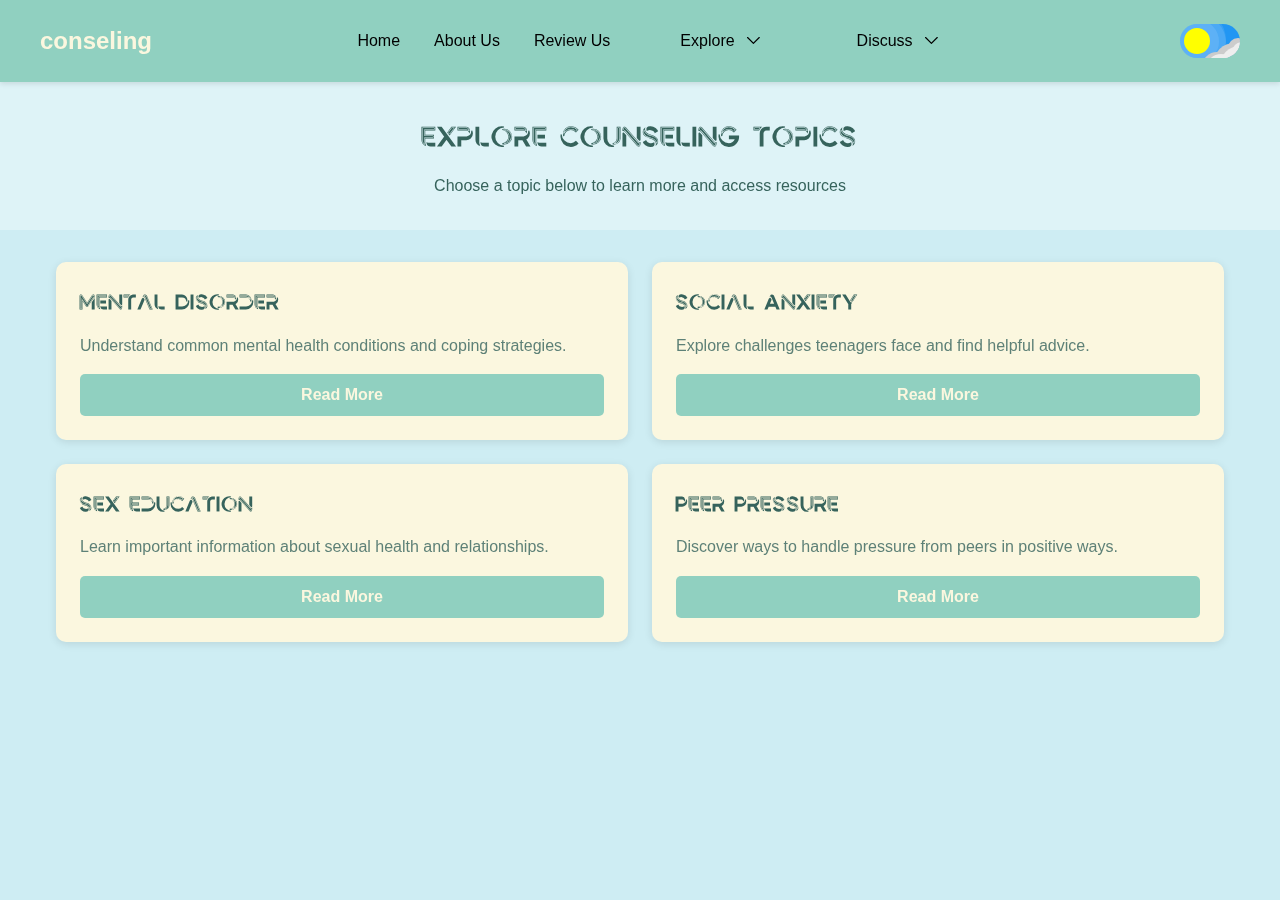
<file: topics.html>
<!DOCTYPE html>
<html lang="en">
<head>
  <meta charset="UTF-8" />
  <meta name="viewport" content="width=device-width, initial-scale=1.0" />
  <title>Counseling Topics</title>
  <link rel="stylesheet" href="css/style.css" >
  <link rel="stylesheet" href="/css/topic.css">
  
  <link rel="stylesheet" href="css/dropdown.css">

  <link href="https://cdn.jsdelivr.net/npm/aos@2.3.4/dist/aos.css" rel="stylesheet">
</head>
<body>
 
  <header data-aos="fade-down">
    <div class="nav-container">
      <div class="logo">conseling</div>
      <nav class="desktop-nav">
        <ul>
          <li><a style="padding-right: 10px;" href="index.html">Home</a></li>
          <li><a style="padding-right: 10px;" href="about.html">About Us</a></li>
          <li><a style="padding-right: 10px;" href="rating.html">Review Us</a></li>
          <li>
            <div class="menu">
              <div class="item">
                <a href="#" class="link">
                  <span> Explore </span>
                  <svg viewBox="0 0 360 360" xml:space="preserve">
                    <g id="SVGRepo_iconCarrier">
                      <path id="XMLID_225_"
                        d="M325.607,79.393c-5.857-5.857-15.355-5.858-21.213,0.001l-139.39,139.393L25.607,79.393 c-5.857-5.857-15.355-5.858-21.213,0.001c-5.858,5.858-5.858,15.355,0,21.213l150.004,150c2.813,2.813,6.628,4.393,10.606,4.393 s7.794-1.581,10.606-4.394l149.996-150C331.465,94.749,331.465,85.251,325.607,79.393z">
                      </path>
                    </g>
                  </svg>
                </a>
                <div class="submenu">
                  <div class="submenu-item">
                    <a href="topics.html" class="submenu-link"> Topics </a>
                  </div>
                  <div class="submenu-item">
                    <a href="videos.html" class="submenu-link"> Videos </a>
                  </div>
                </div>
              </div>
            </div>
          </li>
          <li>
            <div class="menu">
              <div class="item">
                <a href="#" class="link">
                  <span> Discuss </span>
                  <svg viewBox="0 0 360 360" xml:space="preserve">
                    <g id="SVGRepo_iconCarrier">
                      <path id="XMLID_225_"
                        d="M325.607,79.393c-5.857-5.857-15.355-5.858-21.213,0.001l-139.39,139.393L25.607,79.393 c-5.857-5.857-15.355-5.858-21.213,0.001c-5.858,5.858-5.858,15.355,0,21.213l150.004,150c2.813,2.813,6.628,4.393,10.606,4.393 s7.794-1.581,10.606-4.394l149.996-150C331.465,94.749,331.465,85.251,325.607,79.393z">
                      </path>
                    </g>
                  </svg>
                </a>
                <div class="submenu">
                  <div class="submenu-item">
                    <a href="counselor.html" class="submenu-link"> Appointment </a>
                  </div>
                  <div class="submenu-item">
                    <a href="resources.html" class="submenu-link"> Resources </a>
                  </div>
                </div>
              </div>
            </div>
          </li>




        </ul>
        
      </nav>
      <label class="switch">
        <input id="kali" type="checkbox" checked="darkTheme" />
        <div class="slider round">
          <div class="sun-moon">
            <svg id="moon-dot-1" class="moon-dot" viewBox="0 0 100 100">
              <circle cx="50" cy="50" r="50"></circle>
            </svg>
            <svg id="moon-dot-2" class="moon-dot" viewBox="0 0 100 100">
              <circle cx="50" cy="50" r="50"></circle>
            </svg>
            <svg id="moon-dot-3" class="moon-dot" viewBox="0 0 100 100">
              <circle cx="50" cy="50" r="50"></circle>
            </svg>
            <svg id="light-ray-1" class="light-ray" viewBox="0 0 100 100">
              <circle cx="50" cy="50" r="50"></circle>
            </svg>
            <svg id="light-ray-2" class="light-ray" viewBox="0 0 100 100">
              <circle cx="50" cy="50" r="50"></circle>
            </svg>
            <svg id="light-ray-3" class="light-ray" viewBox="0 0 100 100">
              <circle cx="50" cy="50" r="50"></circle>
            </svg>

            <svg id="cloud-1" class="cloud-dark" viewBox="0 0 100 100">
              <circle cx="50" cy="50" r="50"></circle>
            </svg>
            <svg id="cloud-2" class="cloud-dark" viewBox="0 0 100 100">
              <circle cx="50" cy="50" r="50"></circle>
            </svg>
            <svg id="cloud-3" class="cloud-dark" viewBox="0 0 100 100">
              <circle cx="50" cy="50" r="50"></circle>
            </svg>
            <svg id="cloud-4" class="cloud-light" viewBox="0 0 100 100">
              <circle cx="50" cy="50" r="50"></circle>
            </svg>
            <svg id="cloud-5" class="cloud-light" viewBox="0 0 100 100">
              <circle cx="50" cy="50" r="50"></circle>
            </svg>
            <svg id="cloud-6" class="cloud-light" viewBox="0 0 100 100">
              <circle cx="50" cy="50" r="50"></circle>
            </svg>
          </div>
          <div class="stars">
            <svg id="star-1" class="star" viewBox="0 0 20 20">
              <path
                d="M 0 10 C 10 10,10 10 ,0 10 C 10 10 , 10 10 , 10 20 C 10 10 , 10 10 , 20 10 C 10 10 , 10 10 , 10 0 C 10 10,10 10 ,0 10 Z">
              </path>
            </svg>
            <svg id="star-2" class="star" viewBox="0 0 20 20">
              <path
                d="M 0 10 C 10 10,10 10 ,0 10 C 10 10 , 10 10 , 10 20 C 10 10 , 10 10 , 20 10 C 10 10 , 10 10 , 10 0 C 10 10,10 10 ,0 10 Z">
              </path>
            </svg>
            <svg id="star-3" class="star" viewBox="0 0 20 20">
              <path
                d="M 0 10 C 10 10,10 10 ,0 10 C 10 10 , 10 10 , 10 20 C 10 10 , 10 10 , 20 10 C 10 10 , 10 10 , 10 0 C 10 10,10 10 ,0 10 Z">
              </path>
            </svg>
            <svg id="star-4" class="star" viewBox="0 0 20 20">
              <path
                d="M 0 10 C 10 10,10 10 ,0 10 C 10 10 , 10 10 , 10 20 C 10 10 , 10 10 , 20 10 C 10 10 , 10 10 , 10 0 C 10 10,10 10 ,0 10 Z">
              </path>
            </svg>
          </div>
        </div>
      </label>
      
      <div class="hamburger" id="hamburger">
        <span class="bar top-bar"></span>
        <span class="bar middle-bar"></span>
        <span class="bar bottom-bar"></span>
      </div>
    </div>
  </header>

  <div class="mobile-menu" id="mobile-menu">
    <nav>
      <ul>
        <li><a href="index.html">Home</a></li>
        <li><a href="about.html">About Us</a></li>
        <li><a href="rating.html">Review Us</a></li>
        <li><a href="topics.html">Topics</a></li>
        <li><a href="videos.html">Videos</a></li>
        <li><a href="counselor.html">Appointment</a></li>
        <li><a href="resources.html">Resources</a></li>
      </ul>
    </nav>
  </div>
  
  <section class="page-header">
    <h1 data-aos="fade-up" style=" font-family: 'Clourso', sans-serif;">Explore Counseling Topics</h1>
    <p data-aos="fade-up" data-aos-delay="200">Choose a topic below to learn more and access resources</p>
  </section>

  
  <section class="topics">
    <div class="card" data-aos="fade-right">
      <h2 style=" font-family: 'Clourso', sans-serif;">Mental Disorder</h2>
      <p>Understand common mental health conditions and coping strategies.</p>
      <a href="mental-health.html">Read More</a>
    </div>
    <div class="card" data-aos="fade-left" data-aos-delay="200">
      <h2 style=" font-family: 'Clourso', sans-serif;">Social Anxiety</h2>
      <p>Explore challenges teenagers face and find helpful advice.</p>
      <a href="teenager-problem.html">Read More</a>
    </div>
    <div class="card" data-aos="zoom-in" data-aos-delay="400">
      <h2 style=" font-family: 'Clourso', sans-serif;">Sex Education</h2>
      <p>Learn important information about sexual health and relationships.</p>
      <a href="sex-education.html">Read More</a>
    </div>
    <div class="card" data-aos="flip-left" data-aos-delay="600">
      <h2 style=" font-family: 'Clourso', sans-serif;">Peer Pressure</h2>
      <p>Discover ways to handle pressure from peers in positive ways.</p>
      <a href="peer-pressure.html">Read More</a>
    </div>
    

  <script>
    const hamburger = document.getElementById('hamburger');
    const mobileMenu = document.getElementById('mobile-menu');

    hamburger.addEventListener('click', () => {
      hamburger.classList.toggle('is-active');
      mobileMenu.classList.toggle('is-active');
    });
  </script>


  <script src="https://cdn.jsdelivr.net/npm/aos@2.3.4/dist/aos.js"></script>
  <script>
    AOS.init({
      duration: 1000, 
      once: true,     
    });
  </script>
  <script src="js/script.js"></script>
</body>
</html>
</file>
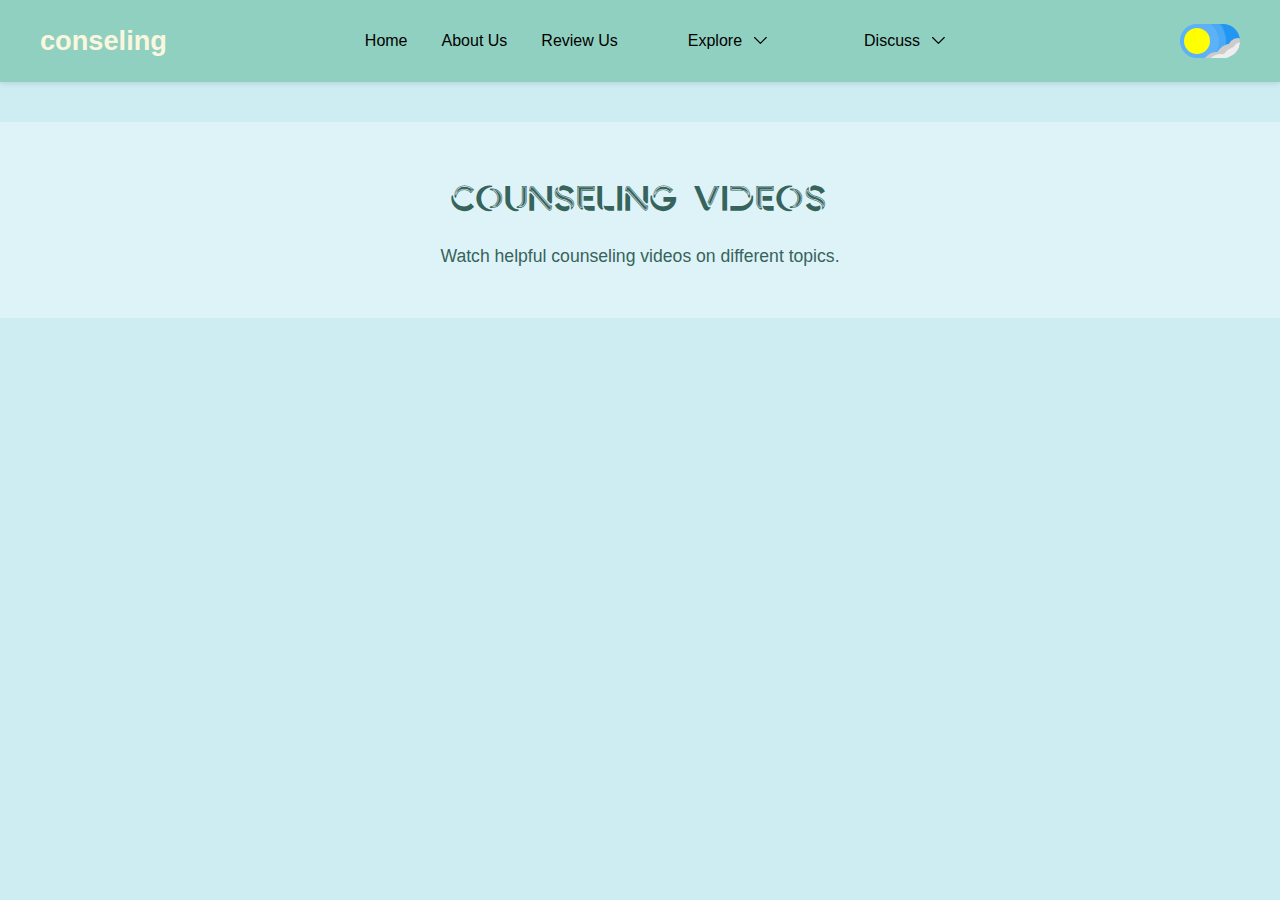
<file: videos.html>
<!DOCTYPE html>
<html lang="en">
<head>
  <meta charset="UTF-8">
  <meta name="viewport" content="width=device-width, initial-scale=1.0">
  <title>Videos - Counseling</title>
    <link rel="stylesheet" href="css/style.css">
  <link rel="stylesheet" href="css/video.css">
  <link rel="stylesheet" href="css/dropdown.css">

  
  <style>
   body.dark-mode .video-card{
    background-color: #333;
    
   }
   body.dark-mode .page-header{
    background-color: #333;
   }
   body.dark-mode footer{
    background-color: #333;
   }
body.dark-mode h3{
  color:#fff;
}
body.dark-mode p{
  color:#fff;
}

   body.dark-mode .video-card:hover .video-info{
    background-color: #333;
   }
    @keyframes fadeInUp {
      from {opacity: 0; transform: translateY(30px);}
      to {opacity: 1; transform: translateY(0);}
    }

    @keyframes slideDown {
      from {opacity: 0; transform: translateY(-20px);}
      to {opacity: 1; transform: translateY(0);}
    }

    .page-header {
      text-align: center;
      margin: 40px 0;
      animation: fadeInUp 1s ease forwards;
    }

    .video-grid {
      display: grid;
      grid-template-columns: repeat(auto-fit, minmax(250px, 1fr));
      gap: 20px;
      padding: 20px;
    }

    .video-card {
      display: block;
      background: #fff;
      border-radius: 12px;
      overflow: hidden;
      text-decoration: none;
      color: #333;
      box-shadow: 0 4px 12px rgba(0,0,0,0.1);
      opacity: 0;
      transform: translateY(30px);
      animation: fadeInUp 0.8s ease forwards;
    }

    
    .video-card:nth-child(1) {animation-delay: 0.2s;}
    .video-card:nth-child(2) {animation-delay: 0.4s;}
    .video-card:nth-child(3) {animation-delay: 0.6s;}
    .video-card:nth-child(4) {animation-delay: 0.8s;}

    .video-card img {
      width: 100%;
      display: block;
      transition: transform 0.4s ease;
    }

    .video-card:hover img {
      transform: scale(1.05);
    }

    .video-info {
      padding: 15px;
      transition: background 0.3s ease;
    }

    .video-card:hover .video-info {
      background: #f0f8ff;
    }

    footer {
      text-align: center;
      padding: 20px;
      margin-top: 40px;
      color: #555;
      animation: fadeInUp 1s ease forwards;
      animation-delay: 1s;
      opacity: 0;
    }
  </style>
</head>
<body>

    <header data-aos="fade-down">
    <div class="nav-container">
      <div class="logo">conseling</div>
      <nav class="desktop-nav">
        <ul>
          <li><a style="padding-right: 10px;" href="index.html">Home</a></li>
          <li><a style="padding-right: 10px;" href="about.html">About Us</a></li>
          <li><a style="padding-right: 10px;" href="rating.html">Review Us</a></li>
          <li>
            <div class="menu">
              <div class="item">
                <a href="#" class="link">
                  <span> Explore </span>
                  <svg viewBox="0 0 360 360" xml:space="preserve">
                    <g id="SVGRepo_iconCarrier">
                      <path id="XMLID_225_"
                        d="M325.607,79.393c-5.857-5.857-15.355-5.858-21.213,0.001l-139.39,139.393L25.607,79.393 c-5.857-5.857-15.355-5.858-21.213,0.001c-5.858,5.858-5.858,15.355,0,21.213l150.004,150c2.813,2.813,6.628,4.393,10.606,4.393 s7.794-1.581,10.606-4.394l149.996-150C331.465,94.749,331.465,85.251,325.607,79.393z">
                      </path>
                    </g>
                  </svg>
                </a>
                <div class="submenu">
                  <div class="submenu-item">
                    <a href="topics.html" class="submenu-link"> Topics </a>
                  </div>
                  <div class="submenu-item">
                    <a href="videos.html" class="submenu-link"> Videos </a>
                  </div>
                </div>
              </div>
            </div>
          </li>
          <li>
            <div class="menu">
              <div class="item">
                <a href="#" class="link">
                  <span> Discuss </span>
                  <svg viewBox="0 0 360 360" xml:space="preserve">
                    <g id="SVGRepo_iconCarrier">
                      <path id="XMLID_225_"
                        d="M325.607,79.393c-5.857-5.857-15.355-5.858-21.213,0.001l-139.39,139.393L25.607,79.393 c-5.857-5.857-15.355-5.858-21.213,0.001c-5.858,5.858-5.858,15.355,0,21.213l150.004,150c2.813,2.813,6.628,4.393,10.606,4.393 s7.794-1.581,10.606-4.394l149.996-150C331.465,94.749,331.465,85.251,325.607,79.393z">
                      </path>
                    </g>
                  </svg>
                </a>
                <div class="submenu">
                  <div class="submenu-item">
                    <a href="counselor.html" class="submenu-link"> Appointment</a>
                  </div>
                  <div class="submenu-item">
                    <a href="resources.html" class="submenu-link"> Resources </a>
                  </div>
                </div>
              </div>
            </div>
          </li>




        </ul>
        
      </nav>
      <label class="switch">
        <input id="kali" type="checkbox" checked="darkTheme" />
        <div class="slider round">
          <div class="sun-moon">
            <svg id="moon-dot-1" class="moon-dot" viewBox="0 0 100 100">
              <circle cx="50" cy="50" r="50"></circle>
            </svg>
            <svg id="moon-dot-2" class="moon-dot" viewBox="0 0 100 100">
              <circle cx="50" cy="50" r="50"></circle>
            </svg>
            <svg id="moon-dot-3" class="moon-dot" viewBox="0 0 100 100">
              <circle cx="50" cy="50" r="50"></circle>
            </svg>
            <svg id="light-ray-1" class="light-ray" viewBox="0 0 100 100">
              <circle cx="50" cy="50" r="50"></circle>
            </svg>
            <svg id="light-ray-2" class="light-ray" viewBox="0 0 100 100">
              <circle cx="50" cy="50" r="50"></circle>
            </svg>
            <svg id="light-ray-3" class="light-ray" viewBox="0 0 100 100">
              <circle cx="50" cy="50" r="50"></circle>
            </svg>

            <svg id="cloud-1" class="cloud-dark" viewBox="0 0 100 100">
              <circle cx="50" cy="50" r="50"></circle>
            </svg>
            <svg id="cloud-2" class="cloud-dark" viewBox="0 0 100 100">
              <circle cx="50" cy="50" r="50"></circle>
            </svg>
            <svg id="cloud-3" class="cloud-dark" viewBox="0 0 100 100">
              <circle cx="50" cy="50" r="50"></circle>
            </svg>
            <svg id="cloud-4" class="cloud-light" viewBox="0 0 100 100">
              <circle cx="50" cy="50" r="50"></circle>
            </svg>
            <svg id="cloud-5" class="cloud-light" viewBox="0 0 100 100">
              <circle cx="50" cy="50" r="50"></circle>
            </svg>
            <svg id="cloud-6" class="cloud-light" viewBox="0 0 100 100">
              <circle cx="50" cy="50" r="50"></circle>
            </svg>
          </div>
          <div class="stars">
            <svg id="star-1" class="star" viewBox="0 0 20 20">
              <path
                d="M 0 10 C 10 10,10 10 ,0 10 C 10 10 , 10 10 , 10 20 C 10 10 , 10 10 , 20 10 C 10 10 , 10 10 , 10 0 C 10 10,10 10 ,0 10 Z">
              </path>
            </svg>
            <svg id="star-2" class="star" viewBox="0 0 20 20">
              <path
                d="M 0 10 C 10 10,10 10 ,0 10 C 10 10 , 10 10 , 10 20 C 10 10 , 10 10 , 20 10 C 10 10 , 10 10 , 10 0 C 10 10,10 10 ,0 10 Z">
              </path>
            </svg>
            <svg id="star-3" class="star" viewBox="0 0 20 20">
              <path
                d="M 0 10 C 10 10,10 10 ,0 10 C 10 10 , 10 10 , 10 20 C 10 10 , 10 10 , 20 10 C 10 10 , 10 10 , 10 0 C 10 10,10 10 ,0 10 Z">
              </path>
            </svg>
            <svg id="star-4" class="star" viewBox="0 0 20 20">
              <path
                d="M 0 10 C 10 10,10 10 ,0 10 C 10 10 , 10 10 , 10 20 C 10 10 , 10 10 , 20 10 C 10 10 , 10 10 , 10 0 C 10 10,10 10 ,0 10 Z">
              </path>
            </svg>
          </div>
        </div>
      </label>
      
      <div class="hamburger" id="hamburger">
        <span class="bar top-bar"></span>
        <span class="bar middle-bar"></span>
        <span class="bar bottom-bar"></span>
      </div>
    </div>
  </header>

  <div class="mobile-menu" id="mobile-menu">
    <nav>
      <ul>
        <li><a href="index.html">Home</a></li>
        <li><a href="about.html">About Us</a></li>
        <li><a href="rating.html">Review Us</a></li>
        <li><a href="topics.html">Topics</a></li>
        <li><a href="videos.html">Videos</a></li>
        <li><a href="counselor.html">Appointment</a></li>
        <li><a href="resources.html">Resources</a></li>
      </ul>
    </nav>
  </div>
<section class="page-header">
  <h1 style=" font-family: 'Clourso', sans-serif;">Counseling Videos</h1>
  <p>Watch helpful counseling videos on different topics.</p>
</section>

<section class="video-grid">
  <a href="video1.html" class="video-card">
    <img  src="asset/img/vd-thumbail1.jpg" alt="Mental Health">
    <div class="video-info">
      <h3 style=" font-family: 'Clourso', sans-serif;">Mental Health </h3>
      <p>Understand mental disorders and tips to stay mentally healthy.</p>
    </div>
  </a>

  <a href="video2.html" class="video-card">
    <img src="asset/img/social-anix.png" alt="Teenager Challenges">
    <div class="video-info">
      <h3 style=" font-family: 'Clourso', sans-serif;">Social anixety</h3>
      <p>Helpful advice for social anxity</p>
    </div>
  </a>

  <a href="video3.html" class="video-card">
    <img src="asset/img/sex-edu.png" alt="Sex Education">
    <div class="video-info">
      <h3 style=" font-family: 'Clourso', sans-serif;">Sex Education</h3>
      <p>Learn about sexual health and safe practices.</p>
    </div>
  </a>

  <a href="video4.html" class="video-card">
    <img src="asset/img/vd-thumbail2.png" alt="Peer Pressure">
    <div class="video-info">
      <h3 style=" font-family: 'Clourso', sans-serif;">Peer Pressure</h3>
      <p>Tips to resist negative peer influence and stay confident.</p>
    </div>
  </a>
</section>

<footer>
  <p>© 2025 Counseling Website. All rights reserved.</p>
</footer>

<script>
 const hamburger = document.getElementById('hamburger');
    const mobileMenu = document.getElementById('mobile-menu');

    hamburger.addEventListener('click', () => {
      hamburger.classList.toggle('is-active');
      mobileMenu.classList.toggle('is-active');
    });
</script>
<script src="js/script.js"></script>
</body>
</html>
</file>
<file: css/style.css>
* {
  margin: 0;
  padding: 0;
  box-sizing: border-box;
}

body {
  background: hsl(190, 60%, 88%);
  color: hsl(170, 30%, 30%);
}
body.dark-mode .desktop-nav ul li a {
  color: #fff;
}

body.dark-mode header {
  background: #1e1e1e;
}

body.dark-mode {
  background: #121212;
  color: #f5f5f5;
}


body.dark-mode .btn {
  background: #333;
  color: #fff;
}

body.dark-mode .btn:hover {
  background: #555;
}

body {
  font-family: Arial, sans-serif;
  background: hsl(190, 60%, 88%);
  color: hsl(170, 30%, 30%);
  line-height: 1.6;
}

.switch {
  position: relative;
  display: inline-block;
  width: 60px;
  height: 34px;
}

.switch #kali {
  opacity: 0;
  width: 0;
  height: 0;
}

.slider {
  position: absolute;
  cursor: pointer;
  top: 0;
  left: 0;
  right: 0;
  bottom: 0;
  background-color: #2196f3;
  -webkit-transition: 0.4s;
  transition: 0.4s;
  z-index: 0;
  overflow: hidden;
}

.sun-moon {
  position: absolute;
  content: "";
  height: 26px;
  width: 26px;
  left: 4px;
  bottom: 4px;
  background-color: yellow;
  -webkit-transition: 0.4s;
  transition: 0.4s;
}

#kali:checked + .slider {
  background-color: black;
}

#kali:focus + .slider {
  box-shadow: 0 0 1px #2196f3;
}

#kali:checked + .slider .sun-moon {
  -webkit-transform: translateX(26px);
  -ms-transform: translateX(26px);
  transform: translateX(26px);
  background-color: white;
  -webkit-animation: rotate-center 0.6s ease-in-out both;
  animation: rotate-center 0.6s ease-in-out both;
}

.moon-dot {
  opacity: 0;
  transition: 0.4s;
  fill: gray;
}

#kali:checked + .slider .sun-moon .moon-dot {
  opacity: 1;
}

.slider.round {
  border-radius: 34px;
}

.slider.round .sun-moon {
  border-radius: 50%;
}

#moon-dot-1 {
  left: 10px;
  top: 3px;
  position: absolute;
  width: 6px;
  height: 6px;
  z-index: 4;
}

#moon-dot-2 {
  left: 2px;
  top: 10px;
  position: absolute;
  width: 10px;
  height: 10px;
  z-index: 4;
}

#moon-dot-3 {
  left: 16px;
  top: 18px;
  position: absolute;
  width: 3px;
  height: 3px;
  z-index: 4;
}

#light-ray-1 {
  left: -8px;
  top: -8px;
  position: absolute;
  width: 43px;
  height: 43px;
  z-index: -1;
  fill: white;
  opacity: 10%;
}

#light-ray-2 {
  left: -50%;
  top: -50%;
  position: absolute;
  width: 55px;
  height: 55px;
  z-index: -1;
  fill: white;
  opacity: 10%;
}

#light-ray-3 {
  left: -18px;
  top: -18px;
  position: absolute;
  width: 60px;
  height: 60px;
  z-index: -1;
  fill: white;
  opacity: 10%;
}

.cloud-light {
  position: absolute;
  fill: #eee;
  animation-name: cloud-move;
  animation-duration: 6s;
  animation-iteration-count: infinite;
}

.cloud-dark {
  position: absolute;
  fill: #ccc;
  animation-name: cloud-move;
  animation-duration: 6s;
  animation-iteration-count: infinite;
  animation-delay: 1s;
}

#cloud-1 {
  left: 30px;
  top: 15px;
  width: 40px;
}

#cloud-2 {
  left: 44px;
  top: 10px;
  width: 20px;
}

#cloud-3 {
  left: 18px;
  top: 24px;
  width: 30px;
}

#cloud-4 {
  left: 36px;
  top: 18px;
  width: 40px;
}

#cloud-5 {
  left: 48px;
  top: 14px;
  width: 20px;
}

#cloud-6 {
  left: 22px;
  top: 26px;
  width: 30px;
}

@keyframes cloud-move {
  0% {
    transform: translateX(0px);
  }

  40% {
    transform: translateX(4px);
  }

  80% {
    transform: translateX(-4px);
  }

  100% {
    transform: translateX(0px);
  }
}

.stars {
  transform: translateY(-32px);
  opacity: 0;
  transition: 0.4s;
}

.star {
  fill: white;
  position: absolute;
  -webkit-transition: 0.4s;
  transition: 0.4s;
  animation-name: star-twinkle;
  animation-duration: 2s;
  animation-iteration-count: infinite;
}

#kali:checked + .slider .stars {
  -webkit-transform: translateY(0);
  -ms-transform: translateY(0);
  transform: translateY(0);
  opacity: 1;
}

#star-1 {
  width: 20px;
  top: 2px;
  left: 3px;
  animation-delay: 0.3s;
}

#star-2 {
  width: 6px;
  top: 16px;
  left: 3px;
}

#star-3 {
  width: 12px;
  top: 20px;
  left: 10px;
  animation-delay: 0.6s;
}

#star-4 {
  width: 18px;
  top: 0px;
  left: 18px;
  animation-delay: 1.3s;
}

@keyframes star-twinkle {
  0% {
    transform: scale(1);
  }

  40% {
    transform: scale(1.2);
  }

  80% {
    transform: scale(0.8);
  }

  100% {
    transform: scale(1);
  }
}

a {
  text-decoration: none;
}


nav details {
  position: relative;
  display: inline-block;
}

nav details>summary {
  padding: 0.25rem 0.5rem !important;
  background-color: hsl(165, 40%, 69%) !important;
  color: hsl(50, 80%, 93%) !important;
  border-radius: 5px !important;
  cursor: pointer !important;
  font-weight: normal !important;
  font-size: 1.1rem !important;
  list-style: none !important;
  border: none !important;
  display: flex;
  align-items: center;
  gap: 0.25rem;
}

nav details>summary::-webkit-details-marker {
  display: none !important;
}

nav details[open]>ul {
  padding: 0.5rem 0 !important;
  margin: 0 !important;
  background-color: hsl(165, 40%, 69%) !important;
  border-radius: 5px !important;
  position: absolute !important;
  top: 100% !important;
  left: 0 !important;
  min-width: 150px !important;
  z-index: 100 !important;
  box-shadow: 0 2px 5px rgba(0, 0, 0, 0.2) !important;
  border: none !important;
}

nav details ul {
  list-style: none !important;
}

nav details ul li a {
  display: block !important;
  padding: 0.5rem 1rem !important;
  color: hsl(50, 80%, 93%) !important;
  font-weight: normal !important;
  transition: background 0.3s !important;
}

nav details ul li a:hover {
  background-color: hsl(170, 30%, 30%) !important;
  color: hsl(50, 80%, 93%) !important;
}

nav details>summary:focus {
  outline: none !important;
  box-shadow: none !important;
}

nav details>summary:focus-visible {
  outline: 2px solid hsl(170, 30%, 30%) !important;
  outline-offset: 2px;
}

h1,
h2,
h3 {
  color: hsl(170, 30%, 30%);
}

#hero-h1 {
  font-family: 'Clourso', sans-serif;
  font-size: 2.5rem;
  color: hsl(50, 80%, 93%);
}


header {
  background: hsl(165, 40%, 69%);
  color: hsl(50, 80%, 93%);
  padding: 1rem 2rem;
  position: sticky;
  top: 0;
  z-index: 1000;
  box-shadow: 0 2px 5px rgba(0, 0, 0, 0.1);
}

.nav-container {
  display: flex;
  justify-content: space-between;
  align-items: center;
  max-width: 1200px;
  margin: auto;
}

.logo {
  font-size: 1.5rem;
  font-weight: bold;
}

.desktop-nav {
  display: block;
}

.desktop-nav ul {
  display: flex;
  gap: 1.5rem;
  align-items: center;
  list-style: none;
}

.desktop-nav ul li a {
  color: hsl(0, 0%, 0%);
  font-weight: 500;
  transition: color 0.3s;
}

.desktop-nav ul li a:hover,
.desktop-nav ul li a.active {
  color: hsl(170, 30%, 30%);
}


.hamburger {
  display: none;
  flex-direction: column;
  cursor: pointer;
  gap: 5px;
  z-index: 1001;
}

.hamburger .bar {
  width: 25px;
  height: 3px;
  background: hsl(50, 80%, 93%);
  border-radius: 3px;
  transition: 0.3s;
}

.hamburger.is-active .top-bar {
  transform: rotate(45deg) translate(6px, 5px);
}

.hamburger.is-active .middle-bar {
  opacity: 0;
}

.hamburger.is-active .bottom-bar {
  transform: rotate(-45deg) translate(6px, -5px);
}

body.dark-mode .mobile-menu{
  background-color: #333;
}
#togle{
  display: none;
}
.mobile-menu {
  position: fixed;
  top: 60px;
  left: 0;
  width: 100%;
  height: calc(100% - 60px);
  transform: translateX(-100%);
  background-color: hsl(165, 40%, 69%);
  display: flex;
  flex-direction: column;
  padding: 2rem 1rem;
  align-items: center;
  
  z-index: 999;
  transition: transform 0.4s ease-in-out;
}

.mobile-menu.is-active {
  transform: translateX(0);
}

.mobile-menu nav ul {
  display: flex;
  flex-direction: column;
  justify-content: center;
  list-style: none;
  align-items: center;
  padding: 0;
  gap: 20px;
}

.mobile-menu nav ul li a {
  font-size: 1.2rem;
  color: hsl(50, 80%, 93%);
  font-weight: 500;

  display: flex;
  justify-content: space-between;
  align-items: center;
  cursor: pointer;
}







.hero {
  background: linear-gradient(rgba(46, 100, 89, 0.7), rgba(46, 100, 89, 0.7)),
    url('/asset/img/web-main.jpg') no-repeat center center/cover;
  color: hsl(50, 80%, 93%);
  padding: 5rem 2rem;
  text-align: center;
  box-shadow: inset 0 -5px 10px rgba(0, 0, 0, 0.1);
}

.hero-content {
  max-width: 800px;
  margin: auto;
}

@font-face {
  font-family: 'Clourso';
  src: url('/asset/font/Clourso.otf') format('opentype');
  font-weight: normal;
  font-style: normal;
}

.hero h1 {
  font-size: 2.5rem;
  margin-bottom: 1rem;
}

.hero p {
  font-family: 'Quicksand', sans-serif;
  font-size: 1.4rem;
  color: hsl(50, 80%, 93%);
  margin-bottom: 1.5rem;
}

.btn {
  display: inline-block;
  padding: 0.75rem 1.5rem;
  background: hsl(50, 80%, 93%);
  color: hsl(170, 30%, 30%);
  border-radius: 5px;
  font-weight: bold;
  transition: background 0.3s, color 0.3s;
}

.btn:hover {
  background: hsl(170, 30%, 30%);
  color: hsl(50, 80%, 93%);
}


.features {
  max-width: 1200px;
  margin: 3rem auto;
  padding: 0 1rem;
  text-align: center;
}

.features h2 {
  margin-bottom: 2rem;
}

.feature-grid {
  display: grid;
  grid-template-columns: repeat(auto-fit, minmax(250px, 1fr));
  gap: 2rem;
}


.feature-circle {
  text-align: center;
  padding: 2rem 1.5rem;
  transition: transform 0.3s ease;
}

.feature-circle:hover {
  transform: translateY(-5px);
}

.circle-icon {
  width: 100px;
  height: 100px;
  margin: 0 auto 1rem;
  border-radius: 50%;
  display: flex;
  align-items: center;
  justify-content: center;
  font-size: 2rem;
  color: hsl(50, 80%, 93%);
  background: hsl(165, 40%, 69%);
  box-shadow: 0 4px 12px rgba(0, 0, 0, 0.15);
  position: relative;
  overflow: hidden;
}


.circle-icon::before {
  content: "";
  position: absolute;
  width: 120%;
  height: 120%;
  background: rgba(255, 255, 255, 0.15);
  border-radius: 40% 60% 60% 40% / 50% 40% 60% 50%;
  animation: blob 6s infinite ease-in-out;
}

@keyframes blob {

  0%,
  100% {
    border-radius: 40% 60% 60% 40% / 50% 40% 60% 50%;
  }

  50% {
    border-radius: 60% 40% 40% 60% / 40% 60% 40% 60%;
  }
}

.feature-circle h3 {
  margin-bottom: 0.5rem;
  color: hsl(170, 30%, 30%);
}

.feature-circle p {
  margin-bottom: 1rem;
  color: hsla(170, 30%, 30%, 0.8);
}

.btn-small {
  display: inline-block;
  padding: 0.5rem 1rem;
  background: hsl(165, 40%, 69%);
  color: hsl(50, 80%, 93%);
  border-radius: 5px;
  font-weight: bold;
  transition: background 0.3s, color 0.3s;
}

.btn-small:hover {
  background: hsl(170, 30%, 30%);
  color: hsl(50, 80%, 93%);
}


footer {
  background: hsl(165, 40%, 69%);
  color: hsl(50, 80%, 93%);
  text-align: center;
  padding: 1rem;
  margin-top: 3rem;
}


@media (max-width: 800px) {
  .switch {
    width: 40px;
    height: 22px;
  }

  .switch #kali {
    width: 0;
    height: 0;
  }

  .slider {
    border-radius: 22px;
  }

  .sun-moon {
    width: 16px;
    height: 16px;
    left: 3px;
    bottom: 3px;
  }

  #kali:checked + .slider .sun-moon {
    transform: translateX(18px);
  }

  
  #moon-dot-1, #moon-dot-2, #moon-dot-3 {
    width: 2px;
    height: 2px;
  }


  #light-ray-1, #light-ray-2, #light-ray-3 {
    width: 25px;
    height: 25px;
  }


  #cloud-1, #cloud-2, #cloud-3, #cloud-4, #cloud-5, #cloud-6 {
    width: auto;
    transform: scale(0.6);
  }


  .stars {
    transform: translateY(-20px);
  }

  #star-1, #star-2, #star-3, #star-4 {
    width: auto;
    transform: scale(0.5);
  }
  .desktop-nav {
    display: none;
  }

  .hamburger {
    display: flex;
  }

  .hero h1 {
    font-size: 2rem;
  }

  .hero p {
    font-size: 1rem;
  }
}
</file>
<file: css/dropdown.css>
.menu {
  font-size: 16px;
  line-height: 1.6;
  color: #000000;
  width: fit-content;
  display: flex;
  list-style: none;
}

.menu a {
  text-decoration: none;
  color: inherit;
  font-family: inherit;
  font-size: inherit;
  line-height: inherit;
}

.menu .link {
  position: relative;
  display: flex;
  align-items: center;
  justify-content: center;
  gap: 12px;
  padding: 12px 36px;
  border-radius: 16px;
  overflow: hidden;
  transition: all 0.48s cubic-bezier(0.23, 1, 0.32, 1);
}

.menu .link::after {
  content: "";
  position: absolute;
  top: 0;
  left: 0;
  width: 100%;
  height: 100%;
  background-color: hsl(170, 30%, 30%);
  z-index: -1;
  transform: scaleX(0);
  transform-origin: left;
  transition: transform 0.48s cubic-bezier(0.23, 1, 0.32, 1);
}
 body.dark-mode .menu .link svg{
  fill:#fff;
 }
.menu .link svg {
  width: 14px;
  height: 14px;
  fill: #000000;
  transition: all 0.48s cubic-bezier(0.23, 1, 0.32, 1);
}

.menu .item {
  position: relative;
}

.menu .item .submenu {
  display: flex;
  flex-direction: column;
  align-items: center;
  position: absolute;
  top: 100%;
  border-radius: 0 0 16px 16px;
  left: 0;
  width: 100%;
  overflow: hidden;
  border: 1px solid #cccccc;
  opacity: 0;
  visibility: hidden;
  transform: translateY(-12px);
  transition: all 0.48s cubic-bezier(0.23, 1, 0.32, 1);
  z-index: 1;
  pointer-events: none;
  list-style: none;
 
}

.menu .item:hover .submenu {
  opacity: 1;
  visibility: visible;
  transform: translateY(0);
  pointer-events: auto;
  border-top: transparent;
  border-color: hsl(170, 30%, 30%);
}

.menu .item:hover .link {
  color: #ffffff;
  border-radius: 16px 16px 0 0;
}

.menu .item:hover .link::after {
  transform: scaleX(1);
  transform-origin: right;
}

.menu .item:hover .link svg {
  fill: #ffffff;
  transform: rotate(-180deg);
}

.submenu .submenu-item {
  width: 100%;
  transition: all 0.48s cubic-bezier(0.23, 1, 0.32, 1);
}

.submenu .submenu-link {
  display: block;
  padding: 12px 24px;
  width: 100%;
  position: relative;
  text-align: center;
  transition: all 0.48s cubic-bezier(0.23, 1, 0.32, 1);
}

.submenu .submenu-item:last-child .submenu-link {
  border-bottom: none;
}

.submenu .submenu-link::before {
  content: "";
  position: absolute;
  top: 0;
  left: 0;
  transform: scaleX(0);
  width: 100%;
  height: 100%;
  background-color: hsl(170, 30%, 30%);
  z-index: -1;
  transform-origin: left;
  transition: transform 0.48s cubic-bezier(0.23, 1, 0.32, 1);
}

.submenu .submenu-link:hover:before {
  transform: scaleX(1);
  transform-origin: right;
}

.submenu .submenu-link:hover {
  color: #ffffff;
}
</file>
<file: css/about.css>
body {
  font-family: Arial, sans-serif;
 background: linear-gradient(
    to right,
    hsl(190, 65%, 82%), 
    hsl(190, 65%, 70%) 
  );
  color: hsl(170, 30%, 20%);
  line-height: 1.6;
  margin: 0;
  padding: 2rem;
}

.team-container {
  max-width: 1200px;
  margin: auto;
  text-align: center;
}

.team-container h2 {
  font-size: 2.5rem;
  margin-bottom: 2rem;
  color: hsl(170, 30%, 30%);
}


.about-header {
  display: flex;
  align-items: center;
  gap: 2rem;
  margin-bottom: 3rem;
  text-align: left;
}


.group-photo {
  flex: 1.6; /* 60% */
}

.group-photo img {
  width: 100%;
  max-width: 600px; 
  border-radius: 1rem;
  box-shadow: 0 6px 12px rgba(0, 0, 0, 0.15);
  display: block;
}


.intro-text {
  flex: 1; /* 40% */
  padding-right: 1rem;
}

.intro-text h3 {
  font-size: 2rem;
  margin-bottom: 1rem;
  color: hsl(170, 30%, 30%);
}

.intro-text p {
  font-size: 1.05rem;
  color: hsla(170, 30%, 30%, 0.9);
  line-height: 1.8;
  max-width: 90%;
}


.team-grid {
  display: grid;
  grid-template-columns: repeat(auto-fit, minmax(200px, 1fr));
  gap: 2rem;
  margin-top: 3rem;
}

.team-member {
  text-align: center;
}

.photo-container {
  border-radius: 50%;
  overflow: hidden;
  margin: 0 auto 1rem;
  width: 150px;
  height: 150px;
  box-shadow: 0 4px 8px rgba(0, 0, 0, 0.1);
}

.photo-container img {
  width: 100%;
  height: 100%;
  object-fit: cover;
}

.team-member h3 {
  margin-top: 0.5rem;
  color: hsl(170, 30%, 30%);
}



@media (max-width: 900px) {
  .about-header {
    flex-direction: column;
    text-align: center;
  }

  .group-photo img {
    max-width: 100%;
  }

  .intro-text {
    padding-right: 0;
  }
}
</file>
<file: css/each-topic.css>
.mental-container {
  max-width: 1200px;
  margin: 3rem auto;
  padding: 0 1rem;
  
  display: flex;
  justify-content: space-between;
  align-items: flex-start;
  gap: 2rem;
  
 
  min-height: 100vh;
  position: relative;
}
body.dark-mode{
  background-color: black;
}

body.dark-mode p{
  color: #ffffff;
}
.mental-container .text-content {
  flex: 1; 
  overflow-y: scroll; 
  padding-right: 9px; 
  min-width: 280px;
   -ms-overflow-style: none;  
  scrollbar-width: none;  
}
.text-content::-webkit-scrollbar {
  display: none;  
}
.text-content{
  position: relative;
  padding-bottom: 2rem;
}

.mental-container img {
  position: sticky;
  top: 3rem; 
  max-width: 500px;
  width: 100%;
  border-radius: 10px;
  box-shadow: 0 2px 10px rgba(0, 0, 0, 0.2);
  object-fit: cover;
  flex-shrink: 0; 
}





.btn-conteiner {
  position: absolute;
  right: 10px;
  bottom: 0;
  display: flex;
  justify-content: center;
  --color-text: #ffffff;
  --color-background: hsl(170, 30%, 30%);
  --color-outline: #ff145b80;
  --color-shadow: #00000080;
}

.btn-content {
  display: flex;
  align-items: center;
  padding: 2px 10px;
  text-decoration: none;
  font-family: 'Poppins', sans-serif;
  font-weight: 600;
  font-size: 1rem;
  color: var(--color-text);
  background: var(--color-background);
  transition: 1s;
  border-radius: 100px;
  box-shadow: 0 0 0.2em 0 var(--color-background);
}

.btn-content:hover, .btn-content:focus {
  transition: 0.5s;
  -webkit-animation: btn-content 1s;
  animation: btn-content 1s;
  outline: 0.1em solid transparent;
  outline-offset: 0.2em;
  box-shadow: 0 0 0.4em 0 var(--color-background);
}

.btn-content .icon-arrow {
  transition: 0.5s;
  margin-right: 0px;
  transform: scale(0.6);
}

.btn-content:hover .icon-arrow {
  transition: 0.5s;
  margin-right: 25px;
}

.icon-arrow {
  width: 20px;
  margin-left: 15px;
  position: relative;
  top: 6%;
}
  

#arrow-icon-one {
  transition: 0.4s;
  transform: translateX(-60%);
}

#arrow-icon-two {
  transition: 0.5s;
  transform: translateX(-30%);
}

.btn-content:hover #arrow-icon-three {
  animation: color_anim 1s infinite 0.2s;
}

.btn-content:hover #arrow-icon-one {
  transform: translateX(0%);
  animation: color_anim 1s infinite 0.6s;
}

.btn-content:hover #arrow-icon-two {
  transform: translateX(0%);
  animation: color_anim 1s infinite 0.4s;
}


@keyframes color_anim {
  0% {
    fill: white;
  }

  50% {
    fill: var(--color-background);
  }

  100% {
    fill: white;
  }
}


@-webkit-keyframes btn-content {
  0% {
    outline: 0.2em solid var(--color-background);
    outline-offset: 0;
  }
}

@keyframes btn-content {
  0% {
    outline: 0.2em solid var(--color-background);
    outline-offset: 0;
  }
}

.back-arrow-link {
  display: inline-flex;
  align-items: center;
  gap: 5px;
  font-size: 1rem;
  margin-bottom: 1rem;
  color: #3f608c;
  text-decoration: none;
  font-weight: 500;
  transition: transform 0.3s ease-in-out, color 0.3s ease;
}

.back-arrow-link:hover {
  color: #d1d89d;
  transform: translateX(-5px);
}

.back-arrow-link svg {
  width: 22px;
  height: 22px;
  fill: currentColor;
}


.mental-container h1 {
  font-family: 'DM Serif Display', serif;
  margin-bottom: 1.5rem;
  font-size: 2.5rem;
  color: #3f608c;
}

.mental-container p {
  font-family: 'Lato', sans-serif;
  margin-bottom: 1.5rem;
  color: #444;
  line-height: 1.8;
  font-size: 1.3rem;
}


@keyframes fadeInUp {
  from { opacity: 0; transform: translateY(30px); }
  to { opacity: 1; transform: translateY(0); }
}

@keyframes fadeInLeft {
  from { opacity: 0; transform: translateX(-40px); }
  to { opacity: 1; transform: translateX(0); }
}

@keyframes fadeInRight {
  from { opacity: 0; transform: translateX(40px); }
  to { opacity: 1; transform: translateX(0); }
}

header {
  animation: fadeInDown 1s ease forwards;
}

.text-content h1 {
  margin-bottom: 15px;
  animation: fadeInUp 1s ease forwards;
  animation-delay: 0.3s;
  opacity: 0;
}

.text-content p {
  opacity: 0;
  animation: fadeInUp 0.8s ease forwards;
}


.text-content p:nth-of-type(1) { animation-delay: 0.1s; }
.text-content p:nth-of-type(2) { animation-delay: 0.2s; }
.text-content p:nth-of-type(3) { animation-delay: 0.3s; }
.text-content p:nth-of-type(4) { animation-delay: 0.4s; }
.text-content p:nth-of-type(5) { animation-delay: 0.5s; }
.text-content p:nth-of-type(6) { animation-delay: 0.6s; }
.text-content p:nth-of-type(7) { animation-delay: 0.7s; }
.text-content p:nth-of-type(8) { animation-delay: 0.8s; }
.text-content p:nth-of-type(9) { animation-delay: 0.9s; }

.text-content a.back-arrow-link {
  display: inline-flex;
  align-items: center;
  margin-bottom: 20px;
  animation: fadeInLeft 1s ease forwards;
  opacity: 0;
  animation-delay: 0.2s;
}

.mental-container img {
  animation: fadeInRight 1.2s ease forwards;
  opacity: 0;
  animation-delay: 1s;
}

footer {
  text-align: center;
  padding: 20px;
  margin-top: 40px;
  color: #555;
  animation: fadeInUp 1s ease forwards;
  animation-delay: 2.5s;
  opacity: 0;
}

.text-content::-webkit-scrollbar {
  width: 0; 
}


.text-content:hover::-webkit-scrollbar {
  width: 8px; 
}

.text-content::-webkit-scrollbar-track {
  background: transparent;
}

.text-content::-webkit-scrollbar-thumb {
  background-color: rgba(63, 96, 140, 0.6);
  border-radius: 10px;
}

.text-content::-webkit-scrollbar-thumb:hover {
  background: rgba(63, 96, 140, 0.9);
}
@media (max-width: 1024px) {
  .mental-container {
    flex-direction: column;
    align-items: center;
    text-align: center;
    height: auto;
  }

  .mental-container .text-content {
    width: 100%;
    text-align: left;
    overflow-y: visible;
    padding-right: 0;
  }
  
  .mental-container img {
    max-width: 100%;
    position: static;
    top: auto;
  }
}


.button {
  display: block;
  position: relative;
  width: 56px;
  height: 56px;
  margin: 0;
  overflow: hidden;
  outline: none;
  background-color:transparent;
  cursor: pointer;
  border: 0;
}

.button:before,
.button:after {
  content: "";
  position: absolute;
  border-radius: 50%;
  inset: 7px;

}

.button:before {
  border: 4px solid #3f608c;
  transition: opacity 0.4s cubic-bezier(0.77, 0, 0.175, 1) 80ms,
    transform 0.5s cubic-bezier(0.455, 0.03, 0.515, 0.955) 80ms;
}

.button:after {
  border: 4px solid #3f608c;
  transform: scale(1.3);
  transition: opacity 0.4s cubic-bezier(0.165, 0.84, 0.44, 1),
    transform 0.5s cubic-bezier(0.25, 0.46, 0.45, 0.94);
  opacity: 0;
}

.button:hover:before,
.button:focus:before {
  opacity: 0;
  transform: scale(0.7);
  transition: opacity 0.4s cubic-bezier(0.165, 0.84, 0.44, 1),
    transform 0.5s cubic-bezier(0.25, 0.46, 0.45, 0.94);
}

.button:hover:after,
.button:focus:after {
  opacity: 1;
  transform: scale(1);
  transition: opacity 0.4s cubic-bezier(0.77, 0, 0.175, 1) 80ms,
    transform 0.5s cubic-bezier(0.455, 0.03, 0.515, 0.955) 80ms;
}

.button-box {
  display: flex;
  position: absolute;
  top: 0;
  left: 0;

}

.button-elem {
  display: block;
  width: 20px;
  height: 20px;
  margin: 17px 18px 0 18px;
  transform: rotate(180deg);
  fill:#3f608c;
}


.button:hover .button-box,
.button:focus .button-box {
  transition: 0.4s;
  transform: translateX(-56px);
}
</file>
<file: css/counselor.css>
﻿
* {
  margin: 0;
  padding: 0;
  box-sizing: border-box;
}


body {
  font-family: 'Segoe UI', Tahoma, Geneva, Verdana, sans-serif;
  background: hsl(190, 60%, 88%);
  color: hsl(170, 30%, 30%);
  line-height: 1.6;
}


a {
  text-decoration: none;
  color: inherit;
  transition: color 0.3s ease;
}

a:hover {
  color: hsl(170, 40%, 40%);
}


.page-header {
  text-align: center;
  padding: 4rem 1rem 2rem;
  background: hsl(190, 60%, 92%);
}

.page-header h1 {
  font-size: 2.8rem;
  color: hsl(170, 30%, 30%);
  margin-bottom: 0.5rem;
}

.page-header p {
  font-size: 1.15rem;
  color: hsl(170, 30%, 30%);
}


.consult-form-section {
  max-width: 650px;
  margin: 3rem auto;
  padding: 3rem 2rem;
  background: hsl(50, 80%, 93%);
  border-radius: 16px;
  box-shadow: 0 12px 35px rgba(0, 0, 0, 0.12);
  text-align: center;
  transition: 0.3s ease;
}

.consult-form-section:hover {
  transform: translateY(-5px);
  box-shadow: 0 15px 40px rgba(0, 0, 0, 0.15);
}

.consult-form-section h2 {
  font-size: 2rem;
  color: hsl(170, 30%, 30%);
  margin-bottom: 2rem;
}


.consult-form {
  display: flex;
  flex-direction: column;
  gap: 1.8rem;
}


.form-group {
  position: relative;
  display: flex;
  flex-direction: column;
}

.form-group input,
.form-group textarea {
  width: 100%;
  padding: 1rem;
  border: 1px solid hsl(165, 40%, 69%);
  border-radius: 12px;
  font-size: 1rem;
  background: transparent;
  transition: 0.3s ease;
  color: hsl(170, 30%, 30%);
}

.form-group textarea {
  resize: none;
  min-height: 140px;
}

.form-group label {
  position: absolute;
  top: 1rem;
  left: 1rem;
  color: hsl(170, 30%, 40%);
  font-size: 1rem;
  pointer-events: none;
  transition: 0.3s ease;
  background: transparent;
}

input::placeholder {
  font-size: 1rem;
  color: #888;
  opacity: 1;
}


.form-group input:focus + label,
.form-group input:not(:placeholder-shown) + label,
.form-group textarea:focus + label,
.form-group textarea:not(:placeholder-shown) + label {
  top: -0.6rem;
  left: 0.8rem;
  background: hsl(50, 80%, 93%);
  padding: 0 0.3rem;
  font-size: 0.8rem;
  color: hsl(170, 30%, 30%);
}


.form-group input:focus,
.form-group textarea:focus {
  border-color: hsl(170, 30%, 30%);
  box-shadow: 0 0 8px hsla(170, 30%, 30%, 0.3);
  outline: none;
}


.form-group input[type="date"] {
  cursor: pointer;
}


.consult-form button {
  padding: 1rem;
  background: hsl(165, 40%, 69%);
  color: hsl(50, 80%, 93%);
  border: none;
  border-radius: 12px;
  font-size: 1.1rem;
  font-weight: 600;
  cursor: pointer;
  transition: 0.3s ease;
}

.consult-form button:hover {
  background: hsl(170, 30%, 30%);
  transform: translateY(-2px);
  box-shadow: 0 4px 12px rgba(0, 0, 0, 0.1);
}


footer {
  text-align: center;
  padding: 1.5rem;
  background: hsl(165, 40%, 69%);
  color: hsl(50, 80%, 93%);
  margin-top: 3rem;
  border-top: 2px solid hsl(50, 80%, 93%);
  font-size: 0.95rem;
}


.dialog-overlay {
  position: fixed;
  top: 0;
  left: 0;
  width: 100%;
  height: 100%;
  background: rgba(0, 0, 0, 0.5);
  display: none;
  justify-content: center;
  align-items: center;
  z-index: 1000;
}

.dialog-box {
  background: #fff;
  padding: 1.5rem 2rem;
  border-radius: 10px;
  text-align: center;
  max-width: 400px;
  width: 90%;
  box-shadow: 0 8px 15px rgba(0, 0, 0, 0.2);
  animation: fadeIn 0.3s ease-in-out;
}

.dialog-box h3 {
  color: #2c7a7b;
  margin-bottom: 0.5rem;
}

.dialog-box p {
  color: #333;
  margin-bottom: 1rem;
}

.dialog-box button {
  padding: 0.5rem 1.2rem;
  background: #2c7a7b;
  color: white;
  border: none;
  border-radius: 5px;
  cursor: pointer;
  transition: background 0.2s ease-in-out;
}

.dialog-box button:hover {
  background: #285e61;
}

@keyframes fadeIn {
  from {
    opacity: 0;
    transform: scale(0.9);
  }
  to {
    opacity: 1;
    transform: scale(1);
  }
}




@media (max-width: 768px) {
  .page-header h1 {
    font-size: 2.2rem;
  }

  .page-header p {
    font-size: 1rem;
  }

  .consult-form-section {
    padding: 2.5rem 1.5rem;
    margin: 2rem 1rem;
  }

  .form-group input,
  .form-group textarea {
    font-size: 1rem;
    padding: 0.9rem;
  }

  .consult-form button {
    font-size: 1rem;
    padding: 0.9rem;
  }
}

@media (max-width: 480px) {
  .page-header h1 {
    font-size: 1.8rem;
  }

  .page-header p {
    font-size: 0.95rem;
  }

  .consult-form-section {
    padding: 2rem 1rem;
  }

  .form-group input,
  .form-group textarea {
    font-size: 0.95rem;
    padding: 0.8rem;
  }

  .consult-form button {
    font-size: 0.95rem;
    padding: 0.8rem;
  }

  footer {
    font-size: 0.85rem;
    padding: 1rem;
  }
}
</file>
<file: css/resources.css>
* {
  margin: 0;
  padding: 0;
  box-sizing: border-box;
}

body {
  font-family: 'Segoe UI', Tahoma, Geneva, Verdana, sans-serif;
  background: hsl(190, 60%, 88%);
  
  color: hsl(170, 30%, 30%);
  
}

a {
  text-decoration: none;
  color: inherit;
}

h1,
h2,
h3,
h4 {
  font-weight: 600;
}

.page-header {
  text-align: center;
  padding: 4rem 1rem 2rem;
  background: hsl(190, 60%, 92%);
 
}

.page-header h1 {
  font-size: 2.8rem;
  color: hsl(170, 30%, 30%);
  
  margin-bottom: 0.5rem;
}

.page-header p {
  font-size: 1.15rem;
  color: hsl(170, 30%, 30%);
 
}

.resources-grid {
  display: grid;
  grid-template-columns: repeat(auto-fit, minmax(280px, 1fr));
  gap: 2rem;
  max-width: 1200px;
  margin: 2rem auto;
  padding: 0 1rem;
}

.resource-card {
  background: hsl(50, 80%, 93%);
  
  border-radius: 16px;
  overflow: hidden;
  box-shadow: 0 10px 25px rgba(0, 0, 0, 0.08);
  transition: transform 0.3s ease, box-shadow 0.3s ease;
  display: flex;
  flex-direction: column;
}

.resource-card:hover {
  transform: translateY(-8px);
  box-shadow: 0 15px 30px rgba(0, 0, 0, 0.15);
}

.resource-card img {
  width: 100%;
  height: 200px;
  object-fit: cover;
  transition: transform 0.3s ease;
}

.resource-card:hover img {
  transform: scale(1.05);
}

.resource-info {
  padding: 1.5rem;
  flex: 1;
  display: flex;
  flex-direction: column;
}

.resource-info h3 {
  font-size: 1.4rem;
  color: hsl(170, 30%, 30%);

  margin-bottom: 0.5rem;
}

.resource-info p {
  color: hsl(170, 30%, 30%, 0.8);
 
  font-size: 1rem;
  line-height: 1.5;
  flex: 1;
  margin-bottom: 1rem;
}

.resource-info .links {
  display: flex;
  gap: 10px;
  flex-wrap: wrap;
}

.resource-info .links a {
  flex: 1;
  text-align: center;
  padding: 0.6rem 0;
  background: hsl(165, 40%, 69%);
  
  color: hsl(50, 80%, 93%);
 
  border-radius: 12px;
  font-weight: 500;
  font-size: 0.95rem;
  transition: 0.3s;
}

.resource-info .links a:hover {
  background: hsl(170, 30%, 30%);
 
  transform: translateY(-2px);
}

footer {
  text-align: center;
  padding: 1.5rem;
  background: hsl(165, 40%, 69%);

  color: hsl(50, 80%, 93%);
 
  margin-top: 3rem;
  border-top: 2px solid hsl(50, 80%, 93%);
 
  font-size: 0.95rem;
}

@media(max-width:768px) {
  .page-header h1{
    font-size: 1.8rem;
    text-wrap: nowrap;
  }
  .page-header p{
    font-size: 1em;
  }
  .resource-card img {
    height: 180px;
  }

  .resource-info h3 {
    font-size: 1.2rem;
  }

  .resource-info p {
    font-size: 0.95rem;
  }
}

@media(max-width:480px) {
  .resources-grid {
    gap: 1rem;
  }

  .resource-card img {
    height: 150px;
  }

  .resource-info h3 {
    font-size: 1.1rem;
  }

  .resource-info p {
    font-size: 0.9rem;
  }

  .resource-info .links a {
    font-size: 0.85rem;
    padding: 0.5rem 0;
  }
}
</file>
<file: css/topic.css>
* {
  margin: 0;
  padding: 0;
  box-sizing: border-box;
}

body.dark-mode {
  background: #121212; 
  color: #f0f0f0; 
  transition: background 0.3s ease, color 0.3s ease;
}


body.dark-mode header {
  background: #1f1f1f;
  color: #f0f0f0;
}

body.dark-mode nav ul li a {
  color: #f0f0f0;
}

body.dark-mode nav ul li a:hover {
  color: #2cdbb2; 
}


body.dark-mode .mobile-nav {
  background: #1f1f1f;
}

body.dark-mode .mobile-nav a {
  color: #f0f0f0;
  border-bottom: 1px solid #333;
}

body.dark-mode .hamburger span {
  background: #f0f0f0;
}
body.dark-mode .card {
  background: #1e1e1e;
  color: #f0f0f0;
  box-shadow: 0 2px 8px rgba(0, 0, 0, 0.6);
}

body.dark-mode .card h2 {
  color: #ffffff;
}

body.dark-mode .card p {
  color: #cccccc;
}

body.dark-mode .card a {
  background: #2c7a7b; 
  color: #fff;
}

body.dark-mode .card a:hover {
  background: #1f5d5f;
}
body.dark-mode .page-header {
  background: linear-gradient(180deg, #1a1a1a, #121212);
  color: #f0f0f0;
}

body.dark-mode .page-header h1 {
  color: #ffffff;
}

body.dark-mode .page-header p {
  color: #cccccc;
}

body {
  font-family: Arial, sans-serif;
  background: hsl(190, 60%, 88%);
  
  color: hsl(170, 30%, 30%);
  
  line-height: 1.6;
}
 nav details {
  position: relative;
  display: inline-block;
}

nav details>summary {
  padding: 0.25rem 0.5rem !important;
  background-color: hsl(165, 40%, 69%) !important;
  color: hsl(50, 80%, 93%) !important;
  border-radius: 5px !important;
  cursor: pointer !important;
  font-weight: normal !important;
  font-size: 1.1rem !important;
  list-style: none !important;
  border: none !important;
  display: flex;
  align-items: center;
  gap: 0.25rem;
}

nav details>summary::-webkit-details-marker {
  display: none !important;
}

nav details[open]>ul {
  padding: 0.5rem 0 !important;
  margin: 0 !important;
  background-color: hsl(165, 40%, 69%) !important;
  border-radius: 5px !important;
  position: absolute !important;
  top: 100% !important;
  left: 0 !important;
  min-width: 150px !important;
  z-index: 100 !important;
  box-shadow: 0 2px 5px rgba(0, 0, 0, 0.2) !important;
  border: none !important;
}

nav details ul {
  list-style: none !important;
}

nav details ul li a {
  display: block !important;
  padding: 0.5rem 1rem !important;
  color: hsl(50, 80%, 93%) !important;
  font-weight: normal !important;
  transition: background 0.3s !important;
}

nav details ul li a:hover {
  background-color: hsl(170, 30%, 30%) !important;
  color: hsl(50, 80%, 93%) !important;
}

nav details>summary:focus {
  outline: none !important;
  box-shadow: none !important;
}

nav details>summary:focus-visible {
  outline: 2px solid hsl(170, 30%, 30%) !important;
  outline-offset: 2px;
}
a {
  text-decoration: none;
}

header {
  background: hsl(165, 40%, 69%);
  
  color: hsl(50, 80%, 93%);
 
  padding: 1rem 2rem;
  position: sticky;
  top: 0;
  z-index: 1000;
}

.nav-container {
  display: flex;
  justify-content: space-between;
  align-items: center;
  max-width: 1200px;
  margin: auto;
}

.logo {
  font-size: 1.5rem;
  font-weight: bold;
}

nav ul {
  display: flex;
  gap: 1.5rem;
  list-style: none;
}

nav ul li a {
  color: hsl(50, 80%, 93%);
 
  font-weight: 500;
  transition: color 0.3s;
}

nav ul li a:hover {
  color: hsl(170, 30%, 30%);
 
}

.hamburger {
  display: none;
  flex-direction: column;
  cursor: pointer;
  gap: 5px;
}

.hamburger span {
  width: 25px;
  height: 3px;
  background: hsl(50, 80%, 93%);
 
  border-radius: 3px;
  transition: 0.3s;
}

.mobile-nav {
  display: none;
  flex-direction: column;
  background: hsl(165, 40%, 69%);

  padding: 1rem 2rem;
}

.mobile-nav a {
  padding: 0.75rem 0;
  border-bottom: 1px solid hsla(170, 30%, 30%, 0.2);

  color: hsl(50, 80%, 93%);

}

.page-header {
  text-align: center;
  padding: 2rem 1rem;
  background: hsl(190, 60%, 92%);
  
}

.page-header h1 {
  font-size: 2rem;
  color: hsl(170, 30%, 30%);
 
  margin-bottom: 0.5rem;
}

.page-header p {
  color: hsl(170, 30%, 30%);
 
}

.topics {
  display: grid;
  grid-template-columns: 1fr;
  gap: 1.5rem;
  max-width: 1200px;
  margin: 2rem auto;
  padding: 0 1rem;
}

.card {
  background: hsl(50, 80%, 93%);
  
  padding: 1.5rem;
  border-radius: 10px;
  box-shadow: 0 2px 8px rgba(0, 0, 0, 0.1);
  display: flex;
  flex-direction: column;
  justify-content: space-between;
  transition: transform 0.3s;
}

.card:hover {
  transform: translateY(-5px);
}

.card h2 {
  margin-bottom: 0.5rem;
  color: hsl(170, 30%, 30%);

}

.card p {
  flex-grow: 1;
  margin-bottom: 1rem;
  color: hsl(170, 30%, 30%, 0.8);
 
}

.card a {
  display: inline-block;
  background: hsl(165, 40%, 69%);
  
  color: hsl(50, 80%, 93%);
 
  padding: 0.5rem 1rem;
  border-radius: 5px;
  text-align: center;
  font-weight: bold;
  transition: background 0.3s;
}

.card a:hover {
  background: hsl(170, 30%, 30%);
 
}

@media (max-width: 768px) {
  nav ul {
    display: none;
  }

  .hamburger {
    display: flex;
  }
  .mobile-nav{
    display: flex;
  }
}

@media (min-width: 768px) {
  .topics {
    grid-template-columns: repeat(2, 1fr);
  }
}


@media (min-width: 1200px) {
  .topics {
    grid-template-columns: repeat(2, 1fr);
  }
}
</file>
<file: css/video.css>
* {
  margin: 0;
  padding: 0;
  box-sizing: border-box;
}

body {
  font-family: 'Segoe UI', sans-serif;
  background: hsl(190, 60%, 88%);

  color: hsl(170, 30%, 30%);

}

a {
  text-decoration: none;
  color: inherit;
}

header {
  background: hsl(165, 40%, 69%);

  color: hsl(50, 80%, 93%);

  padding: 1rem 2rem;
  position: sticky;
  top: 0;
  z-index: 1000;
}

.nav-container {
  display: flex;
  justify-content: space-between;
  align-items: center;
  max-width: 1200px;
  margin: auto;
}

.logo {
  font-size: 1.7rem;
  font-weight: bold;
}

nav ul {
  display: flex;
  gap: 1.5rem;
  list-style: none;
}

nav ul li a {
  color: hsl(50, 80%, 93%);
  
  font-weight: 500;
  transition: 0.3s;
}

nav ul li a:hover,
nav ul li a.active {
  color: hsl(170, 30%, 30%);

}

.hamburger {
  display: none;
  flex-direction: column;
  cursor: pointer;
  gap: 5px;
}

.hamburger span {
  width: 25px;
  height: 3px;
  background: hsl(50, 80%, 93%);
  
  border-radius: 3px;
}

.mobile-nav {
  display: none;
  flex-direction: column;
  background: hsl(165, 40%, 69%);
  
  padding: 1rem 2rem;
}

.mobile-nav a {
  padding: 0.75rem 0;
  border-bottom: 1px solid hsla(170, 30%, 30%, 0.2);
  
  color: hsl(50, 80%, 93%);
  
}

.page-header {
  text-align: center;
  padding: 3rem 1rem;
  background: hsl(190, 60%, 92%);
  
}

.page-header h1 {
  font-size: 2.5rem;
  margin-bottom: 0.5rem;
  color: hsl(170, 30%, 30%);

}

.page-header p {
  color: hsl(170, 30%, 30%);
  
  font-size: 1.1rem;
}

.video-grid {
  display: grid;
  grid-template-columns: repeat(auto-fit, minmax(280px, 1fr));
  gap: 1.5rem;
  max-width: 1200px;
  margin: 2rem auto;
  padding: 0 1rem;
}

.video-card {
  background: hsl(50, 80%, 93%);
  
  border-radius: 12px;
  overflow: hidden;
  box-shadow: 0 8px 20px rgba(0, 0, 0, 0.1);
  cursor: pointer;
  transition: transform 0.3s, box-shadow 0.3s;
}

.video-card:hover {
  transform: translateY(-5px);
  box-shadow: 0 12px 25px rgba(0, 0, 0, 0.15);
}

.video-card img {
  width: 100%;
  height: 180px;
  object-fit: cover;
}

.video-info {
  padding: 1rem;
}

.video-info h3 {
  font-size: 1.2rem;
  margin-bottom: 0.5rem;
  color: hsl(170, 30%, 30%);

}

.video-info p {
  color: hsl(170, 30%, 30%, 0.8);
  
  font-size: 0.95rem;
  line-height: 1.4;
}

footer {
  background: hsl(165, 40%, 69%);
  
  color: hsl(50, 80%, 93%);
  
  text-align: center;
  padding: 1rem;
  margin-top: 3rem;
  border-top: 2px solid hsl(50, 80%, 93%);
 
}

@media(max-width:768px) {
  nav ul {
    display: none;
  }

  .hamburger {
    display: flex;
  }

  .page-header h1 {
    font-size: 2rem;
  }

  .page-header p {
    font-size: 1rem;
  }

  .video-card img {
    height: 150px;
  }
}
</file>
